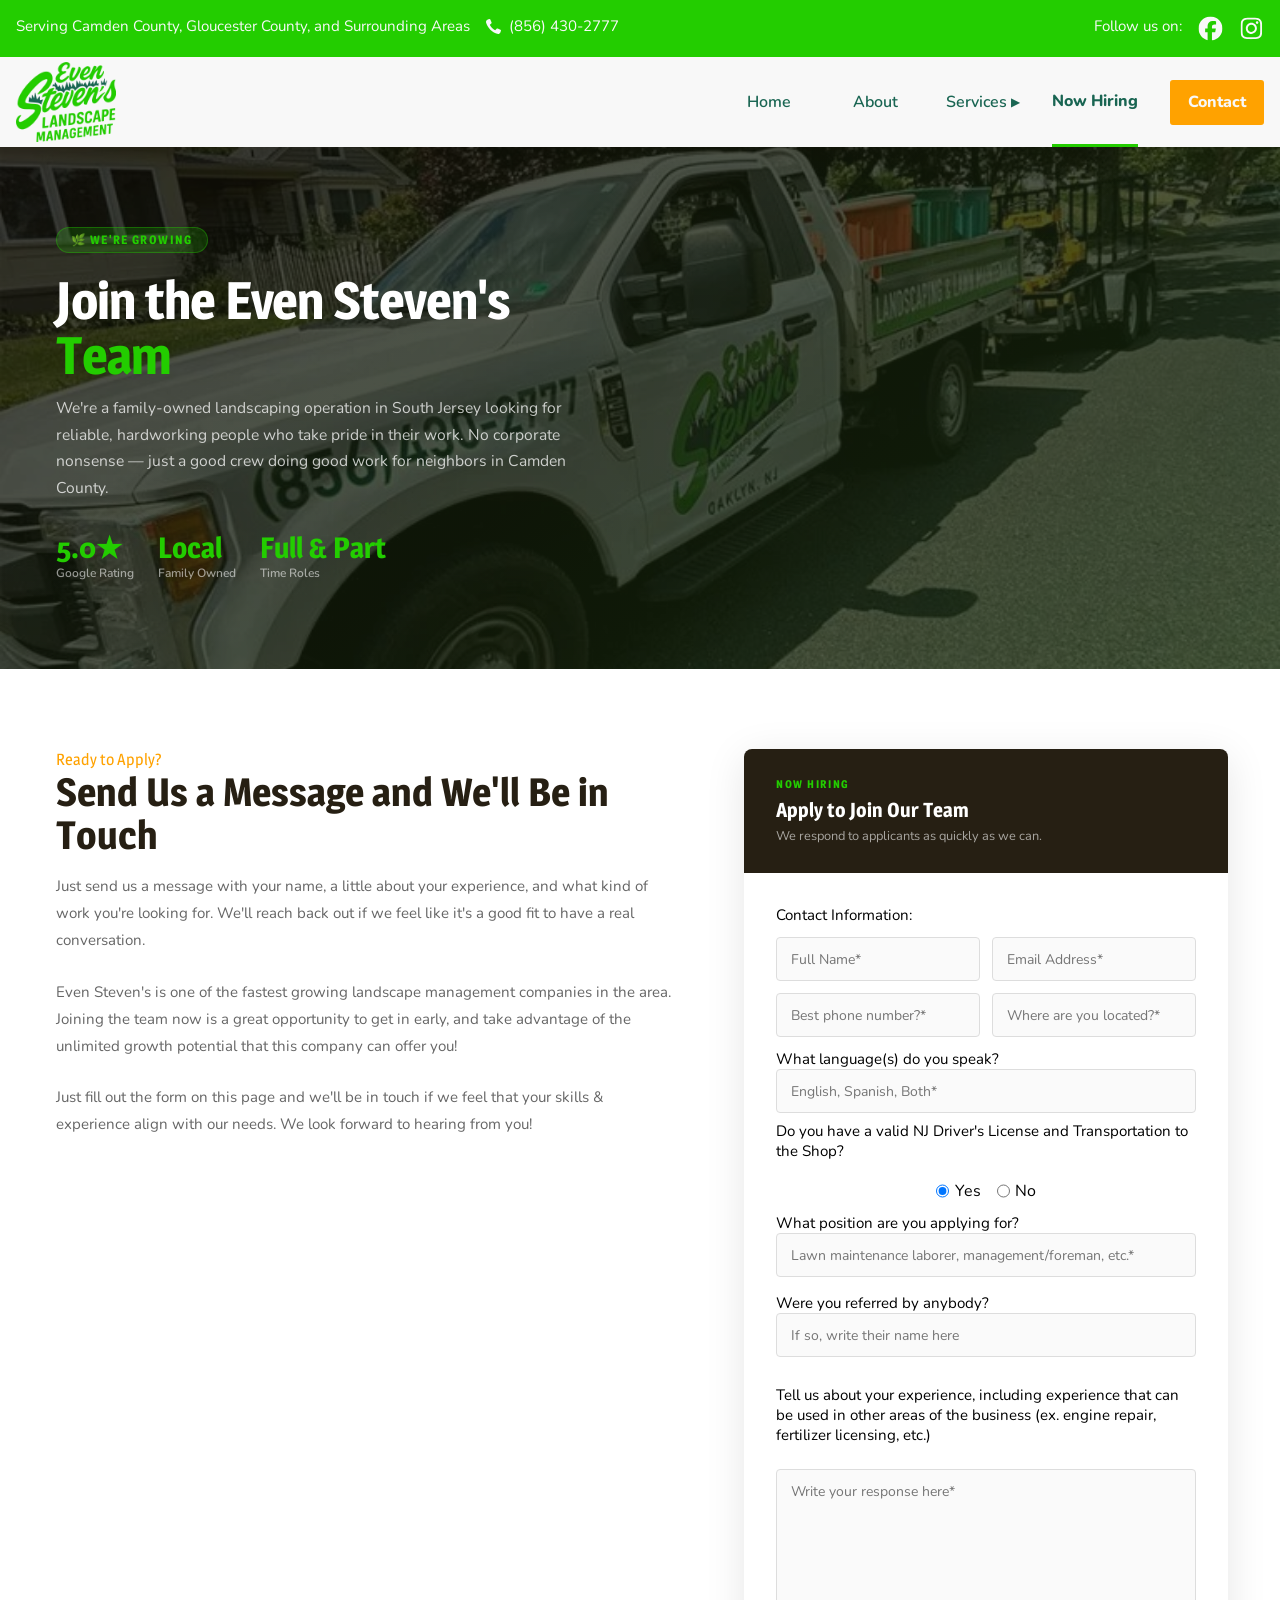
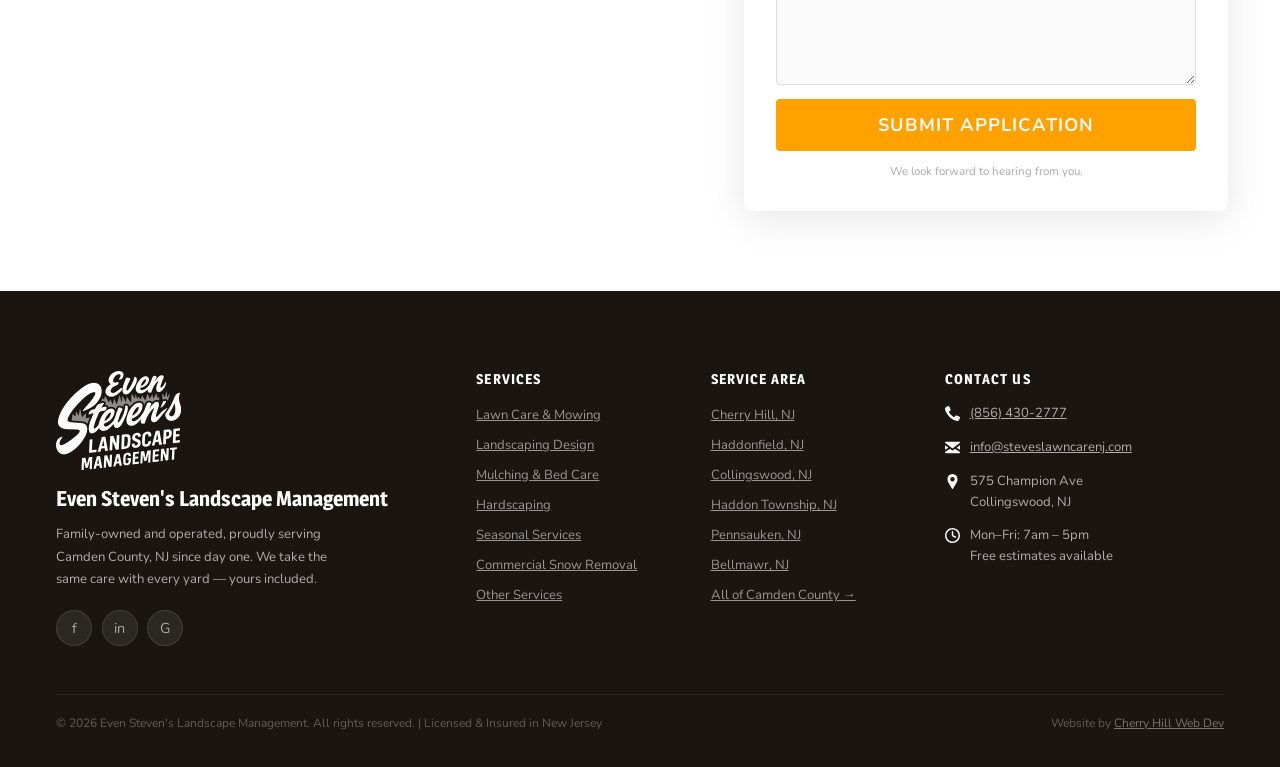
<file: hiring.html>
<!DOCTYPE html>
<html lang="en">
<head>
  <meta charset="UTF-8" />
  <meta name="viewport" content="width=device-width, initial-scale=1.0" />
  <title>Now Hiring | Even Steven's Landscape Management | South Jersey</title>
  <meta name="description" content="Join the Even Steven's Landscape Management team. We're hiring lawn care and landscaping crew members in Cherry Hill and Camden County, NJ. Apply today." />
  <link rel="preconnect" href="https://fonts.googleapis.com" />
  <link rel="preconnect" href="https://fonts.gstatic.com" crossorigin />
  <link rel="stylesheet" href="/css/main.css">
  <link href="https://fonts.googleapis.com/css2?family=Magra:wght@400;700&family=Nunito:wght@300;400;600;700;800&display=swap" rel="stylesheet" />
  <link rel="icon" type="image/x-icon" href="/img/favicon.webp">
  <style>
    /* ── HERO ── */
    .page-hero { background: var(--text-dg); padding: 4rem 0 4.5rem; position: relative; overflow: hidden; }
    .page-hero-bg { position: absolute; inset: 0; z-index: 0; }
    .page-hero-bg img { width: 100%; height: 100%; object-fit: cover; object-position: 50% 50%; opacity: 0.25; }
    .page-hero .content-container { position: relative; z-index: 1; }
    .page-hero h1 { font-family: var(--theme-font); font-size: clamp(2.5rem, 2rem + 1.6vw, 4rem); font-weight: 800; color: #fff; line-height: 1.05; letter-spacing: -0.02em; margin-bottom: 0.75rem; }
    .page-hero h1 em { font-style: normal; color: var(--theme); }
    .page-hero .hero-sub { font-size: clamp(0.9rem, 0.85rem + 0.16vw, 1.05rem); color: rgba(255,255,255,0.75); max-width: 540px; line-height: 1.7; }
    .page-hero-eyebrow { display: inline-flex; align-items: center; gap: 8px; background: rgba(35,205,0,0.18); border: 1px solid rgba(35,205,0,0.35); color: var(--theme); font-family: var(--theme-font); font-size: 0.72rem; font-weight: 700; letter-spacing: 0.12em; text-transform: uppercase; padding: 5px 14px; border-radius: 50px; width: fit-content; margin-bottom: 1.25rem; }
    .hero-stat-row { display: flex; flex-wrap: wrap; gap: 1.5rem; margin-top: 2rem; }
    .hero-stat { display: flex; flex-direction: column; }
    .hero-stat .stat-num { font-family: var(--theme-font); font-size: 1.8rem; font-weight: 700; color: var(--theme); line-height: 1; }
    .hero-stat .stat-label { font-size: 0.75rem; color: rgba(255,255,255,0.55); margin-top: 3px; font-weight: 600; }

    /* ── APPLICATION FORM SECTION ── */
    .apply-section { padding: var(--section-py) 0; background: #fff; }
    .apply-layout { display: grid; grid-template-columns: 1fr 480px; gap: 4rem; align-items: start; }
    .apply-info h2 { font-family: var(--theme-font); font-size: var(--med-head-size); font-weight: 700; color: var(--text-dg); line-height: 1.1; margin-bottom: 1rem; }
    .apply-info p { font-size: var(--body-font-size); color: #666; line-height: 1.8; margin-bottom: 1.5rem; }
    .apply-steps { display: flex; flex-direction: column; gap: 0; position: relative; }
    .apply-steps::before { content: ''; position: absolute; left: 19px; top: 36px; bottom: 36px; width: 2px; background: #e8fce3; z-index: 0; }
    .apply-step { display: flex; align-items: flex-start; gap: 1rem; padding: 1rem 0; position: relative; z-index: 1; }
    .as-num { width: 40px; height: 40px; border-radius: 50%; flex-shrink: 0; background: var(--theme); color: var(--text-dg); font-family: var(--theme-font); font-size: 1rem; font-weight: 700; display: grid; place-items: center; box-shadow: 0 0 0 4px #e8fce3; }
    .as-content h4 { font-family: var(--theme-font); font-size: 0.95rem; font-weight: 700; color: var(--text-dg); margin-bottom: 3px; }
    .as-content p { font-size: 0.82rem; color: #777; line-height: 1.6; }

    /* Form card */
    .contact-form-container { background: #fff; border-radius: var(--radius-md); box-shadow: 0 8px 40px rgba(0,0,0,0.1); overflow: hidden; position: sticky; top: 110px; padding: 0;}
    .form-header { background: var(--text-dg); padding: 1.75rem 2rem; }
    .form-header .fh-label { font-family: var(--theme-font); font-size: 0.7rem; font-weight: 700; letter-spacing: 0.14em; text-transform: uppercase; color: var(--theme); margin-bottom: 0.4rem; }
    .form-header h3 { font-family: var(--theme-font); font-size: 1.25rem; font-weight: 700; color: #fff; margin-bottom: 0.3rem; }
    .form-header p { font-size: 0.8rem; color: rgba(255,255,255,0.6); }
    .contact-container { padding: 2rem; }
    .form-group { display: flex; flex-direction: column; gap: 0.75rem; }
    .form-row { display: grid; grid-template-columns: 1fr 1fr; gap: 0.75rem; }
    .form-row input { height: 44px; outline: none; border: 1.5px solid #ddd; border-radius: var(--radius-sm); padding: 0 0.85rem; font-family: var(--body-font); font-size: 0.875rem; color: var(--text-dg); background: #fafafa; transition: border-color 0.2s; }
    .form-row input:focus { border-color: var(--cta); background: #fff; }
    .email-body textarea { width: 100%; padding: 0.75rem 0.85rem; border-radius: var(--radius-sm); border: 1.5px solid #ddd; outline: none; font-family: var(--body-font); font-size: 0.875rem; color: var(--text-dg); background: #fafafa; resize: vertical; min-height: 130px; transition: border-color 0.2s; }
    .email-body textarea:focus { border-color: var(--cta); background: #fff; }
    .submit-btn { display: flex; align-items: center; justify-content: center; width: 100%; height: 52px; margin-top: 0.5rem; background: var(--cta); color: var(--off-white); font-family: var(--theme-font); font-size: 1rem; font-weight: 700; text-transform: uppercase; letter-spacing: 0.06em; border: none; border-radius: var(--radius-sm); cursor: pointer; position: relative; overflow: hidden; transition: background 0.2s; }
    .submit-btn::before { content: ''; position: absolute; top: 0; left: -100%; width: 100%; height: 100%; background: linear-gradient(90deg, transparent, rgba(255,255,255,0.3), transparent); transition: left 0.5s ease; }
    .submit-btn:hover::before { left: 100%; }
    .submit-btn:hover { background: #e69200; }
    .form-note { font-size: 0.72rem; color: #aaa; text-align: center; margin-top: 0.75rem; }
    .application-q-row input {
        height: 44px; width: 100%; outline: none; border: 1.5px solid #ddd; border-radius: var(--radius-sm); padding: 0 0.85rem; font-family: var(--body-font); font-size: 0.875rem; color: var(--text-dg); background: #fafafa; transition: border-color 0.2s;
    }
    .application-q-row input:focus {
        border-color: var(--cta); background: #fff; 
    }
    .application-q-row label {
        display: block; text-align: center; margin: auto;
    }

    @media (max-width: 960px) {
      .why-work .content-container { grid-template-columns: 1fr; gap: 2.5rem; }
      .apply-layout { grid-template-columns: 1fr; }
      .contact-form-container { position: static; padding: 0rem;}
    }
    @media (max-width: 768px) {
      .positions-grid { grid-template-columns: 1fr; }
      .perks-grid { grid-template-columns: 1fr; }
      .form-row { grid-template-columns: 1fr; }
    }
  </style>
</head>
<body>

  <!-- HEADER -->
        <header>
            <div class="header-top flex between">
                <div class="flex gap-1rm">
                    <p class="white-font">Serving Camden County, Gloucester County, and Surrounding Areas</p>    
                    <a href="tel:856-430-2777" style="text-decoration: none;"><p class="white-font header-top-phn-holder"><span class='img-wrapper header-top-phn'><img class="header-top-phn" src="/img/icons/phone.svg"></span>(856) 430-2777 </p></a>
                </div>
                
                <div class="socials-holder flex center-justify gap-1rm">
                    <p class="white-font">Follow us on:</p>
                    <div class="img-wrapper header-soc-icon">
                        <a target="_blank" href="https://www.facebook.com/profile.php?id=100090442382123"><img src="/img/icons/facebook.svg"></a>
                    </div>
                    <div class="img-wrapper header-soc-icon">
                        <a target="_blank" href="https://www.instagram.com/evenstevenslandscapemgmt/"><img src="/img/icons/instagram.svg"></a>
                    </div>
                </div>
            </div>
            <div class="header">
                <div class="header-left">
                    <div class="img-wrapper logo">
                        <a href="/index.html"><img src="/img/even-stevens-logo-color.webp" alt="Even Steven's Landscape Management Logo" height="" width=""></a>
                    </div>
                </div>
                <div class="header-right flex gap-1rm">
                    <nav class="flex between">
                        <a href="/index.html" class="link large" title="Main page">Home</a>
                        <a href="/about.html" class="link large">About</a>
                        <div class="dropdown">
                            <a class="link large">Services</a>
                            <ul class="dropdown-menu">
                                <li><a href="/services/south-jersey-lawncare-mowing.html">Lawn Care & Mowing</a></li>
                                <li><a href="/services/south-jersey-landscaping.html">Landscaping & Design</a></li>
                                <li><a href="/services/south-jersey-mulching.html">Mulching & Bed Care</a></li>
                                <li><a href="/services/south-jersey-hardscaping.html">Hardscaping</a></li>
                                <li><a href="/services/south-jersey-seasonal.html">Seasonal Services</a></li>
                                <li><a href="/services/south-jersey-commercial-snow-removal.html">Commercial Snow Removal</a></li>
                                <li><a href="/services/south-jersey-other-landscaping-services.html">Other Services</a></li>
                            </ul>
                        </div>
                        <a href="/hiring.html" class="link selected large">Now Hiring</a>
                        <a href="/contact.html" class="header-contact auto-margin large"><span class="h-con-text">Contact</span></a>
                        <button class="hamburger" aria-label="Menu" aria-expanded="false" aria-controls="main-navigation">
                            <span class="hamburger-line"></span>
                            <span class="hamburger-line"></span>
                            <span class="hamburger-line"></span>
                        </button>
                        <div class="mobile-nav">
                            <nav>
                                <ul>
                                    <li>
                                        <a href="/index.html">Home</a>
                                    </li>
                                    <li>
                                        <a href="/about.html">About</a>
                                    </li>
                                    <li class="mobile-dropdown-link">
                                        <a class="mobile-link dropdown-click">Services ▼</a>
                                        <span class="mobile-dropdown">
                                            <ul>
                                                <li>
                                                    <a href="/services/south-jersey-lawncare-mowing.html" class="dropdown-link">Lawn Care & Mowing</a>
                                                </li>
                                                <li>
                                                    <a href="/services/south-jersey-landscaping.html"  class="dropdown-link">Landscaping & Design</a>
                                                </li>
                                                <li>
                                                    <a href="/services/south-jersey-mulching.html"  class="dropdown-link">Mulching & Bed Care</a>
                                                </li>
                                                <li>
                                                    <a href="/services/south-jersey-hardscaping.html"  class="dropdown-link">Hardscaping</a>
                                                </li>
                                                <li>
                                                    <a href="/services/south-jersey-seasonal.html"  class="dropdown-link">Seasonal Services</a>
                                                </li>
                                                <li>
                                                    <a href="/services/south-jersey-commercial-snow-removal.html"  class="dropdown-link">Commercial Snow Removal</a>
                                                </li>
                                                <li>
                                                    <a href="/services/south-jersey-other-landscaping-services.html"  class="dropdown-link">Other Services</a>
                                                </li>
                                            </ul>
                                        </span>
                                    </li>
                                    <li>
                                        <a href="/hiring.html">Now Hiring</a>
                                    </li>
                                    <li>
                                        <a href="/contact.html">Contact</a>
                                    </li>
                                </ul>
                            </nav>
                        </div>
                    </nav>
                </div>
            </div>
        </header>
  <!-- HERO -->
  <section class="page-hero">
    <div class="page-hero-bg">
      <img src="/img/truck.webp" alt="Landscaping crew at work in South Jersey" />
    </div>
    <div class="content-container">
      <div class="page-hero-eyebrow">🌿 We're Growing</div>
      <h1>Join the Even Steven's<br/><em>Team</em></h1>
      <p class="hero-sub">We're a family-owned landscaping operation in South Jersey looking for reliable, hardworking people who take pride in their work. No corporate nonsense — just a good crew doing good work for neighbors in Camden County.</p>
      <div class="hero-stat-row">
        <div class="hero-stat"><span class="stat-num">5.0★</span><span class="stat-label">Google Rating</span></div>
        <div class="hero-stat"><span class="stat-num">Local</span><span class="stat-label">Family Owned</span></div>
        <div class="hero-stat"><span class="stat-num">Full &amp; Part</span><span class="stat-label">Time Roles</span></div>
      </div>
    </div>
  </section>

  <!-- APPLICATION FORM -->
  <section class="apply-section" id="apply">
    <div class="content-container">
      <div class="apply-layout">
        <div class="apply-info">
          <span class="section-label">Ready to Apply?</span>
          <h2>Send Us a Message and We'll Be in Touch</h2>
          <div class="leaf-divider"></div>
          <p>Just send us a message with your name, a little about your experience, and what kind of work you're looking for. We'll reach back out if we feel like it's a good fit to have a real conversation.</p>
          <p>Even Steven's is one of the fastest growing landscape management companies in the area. Joining the team now is a great opportunity to get in early, and take advantage of the unlimited growth potential that this company can offer you!</p>
          <p>Just fill out the form on this page and we'll be in touch if we feel that your skills & experience align with our needs. We look forward to hearing from you! </p>
        </div>

        <!-- FORM -->
        <div class="contact-form-container">
          <div class="form-header">
            <div class="fh-label">Now Hiring</div>
            <h3>Apply to Join Our Team</h3>
            <p>We respond to applicants as quickly as we can.</p>
          </div>
          <div class="contact-container">
            <div class="email-form" id="email-form">
              <form action="https://formsubmit.co/info@steveslawncarenj.com" method="POST">
                <div class="form-group">
                    <p>Contact Information:</p>
                  <div class="form-row">
                    <input type="hidden" name="_subject" id="_subject" value="New Job Application — Even Steven's Website" />
                    <input type="text" name="name" id="name" placeholder="Full Name*" required>
                    <input type="email" name="email" id="email" placeholder="Email Address*" required>
                    <input type="text" name="phone-number" id="phone-number" placeholder="Best phone number?*" required>
                    <input type="text" name="location" id="location" placeholder="Where are you located?*" required>
                  </div>
                  <div class="application-q-row">
                    <p>What language(s) do you speak?</p>
                    <input type="text" name="languages" id="languages" placeholder="English, Spanish, Both*" required>
                    <div>
                        <fieldset style="border: none; outline: none; margin: 0.5rem 0;">
                            <legend><p>Do you have a valid NJ Driver's License and Transportation to the Shop?</p></legend>
                        </fieldset>
                        <div class="flex center-justify center-align gap-1rm">
                            <div style="gap: 0.33rem" class="flex center-justify">
                                <input type="radio" id="transport-yes" name="transportation" value="Yes" checked />
                                <label for="transport-yes">Yes</label>
                            </div>
                            <div style="gap: 0.33rem" class="flex center-justify">
                                <input type="radio" id="transport-no" name="transportation" value="No" />
                                <label for="transport-no">No</label>
                            </div>    
                        </div>
                    </div>
                    <p>What position are you applying for?</p>
                    <input type="text" name="languages" id="languages" placeholder="Lawn maintenance laborer, management/foreman, etc.*" required>
                    <p class="mt-md">Were you referred by anybody?</p>
                    <input type="text" name="languages" id="languages" placeholder="If so, write their name here">
                  </div>
                  <p class="mt-md">Tell us about your experience, including experience that can be used in other areas of the business (ex. engine repair, fertilizer licensing, etc.)</p>
                  <div class="email-body">
                    <textarea placeholder="Write your response here*" name="message" rows="10" required></textarea>
                  </div>
                </div>
                <button class="submit-btn header-contact auto-margin med-scale mt-md" type="submit"><span class="h-con-text">Submit Application</span></button>
                <p class="form-note">We look forward to hearing from you.</p>
              </form>
            </div>
          </div>
        </div>

      </div>
    </div>
  </section>

  <!-- FOOTER -->
        <footer>
            <div class="content-container">
            <div class="footer-grid">
                <div class="footer-brand">
                    <div class="footer-logo img-wrapper" style="max-width: 125px; margin-bottom: 1rem;">
                        <img src="/img/even-stevens-logo-white.webp">
                    </div>
                    <div class="footer-logo-name">Even Steven's Landscape Management</div>
                    <p>Family-owned and operated, proudly serving Camden County, NJ since day one. We take the same care with every yard — yours included.</p>
                    <div class="footer-social">
                        <a target="_blank" href="https://www.facebook.com/profile.php?id=100090442382123" class="soc-btn"  style="text-decoration: none;" aria-label="Facebook">f</a>
                        <a target="_blank" href="https://www.instagram.com/evenstevenslandscapemgmt/" class="soc-btn" style="text-decoration: none;" aria-label="Instagram">in</a>
                        <a target="_blank" href="https://share.google/vdDoGLUcUjtM50Yem" class="soc-btn" style="text-decoration: none;" aria-label="Google">G</a>
                    </div>
                </div>

                <!-- Services -->
                <div class="footer-col">
                <h4>Services</h4>
                <ul>
                    <li><a href="/services/south-jersey-lawncare-mowing.html">Lawn Care &amp; Mowing</a></li>
                    <li><a href="/services/south-jersey-landscaping.html">Landscaping Design</a></li>
                    <li><a href="/services/south-jersey-mulching.html">Mulching &amp; Bed Care</a></li>
                    <li><a href="/services/south-jersey-hardscaping.html">Hardscaping</a></li>
                    <li><a href="/services/south-jersey-seasonal.html">Seasonal Services</a></li>
                    <li><a href="/services/south-jersey-commercial-snow-removal.html">Commercial Snow Removal</a></li>
                    <li><a href="/services/south-jersey-other-landscaping-services.html">Other Services</a></li>
                </ul>
                </div>

                <!-- Areas -->
                <div class="footer-col">
                <h4>Service Area</h4>
                <ul>
                    <li><a href="#">Cherry Hill, NJ</a></li>
                    <li><a href="#">Haddonfield, NJ</a></li>
                    <li><a href="#">Collingswood, NJ</a></li>
                    <li><a href="#">Haddon Township, NJ</a></li>
                    <li><a href="#">Pennsauken, NJ</a></li>
                    <li><a href="#">Bellmawr, NJ</a></li>
                    <li><a href="#">All of Camden County →</a></li>
                </ul>
                </div>

                <!-- Contact -->
                <div class="footer-col">
                <h4>Contact Us</h4>
                <div class="footer-contact-item">
                    <span class="img-wrapper" style="margin-top: 3px;"><img src="/img/icons/phone.svg" style="max-width: 15px;"></span>
                    <div class="fc-text"><a href="tel:8564302777">(856) 430-2777 </a></div>
                </div>
                <div class="footer-contact-item">
                    <span class="img-wrapper" style="margin-top: 3px;"><img src="/img/icons/email.svg" style="max-width: 15px;"></span>
                    <div class="fc-text"><a href="mailto:info@steveslawncarenj.com">info@steveslawncarenj.com</a></div>
                </div>
                <div class="footer-contact-item">
                    <span class="img-wrapper" style="margin-top: 3px;"><img src="/img/icons/map.svg" style="max-width: 15px;"></span>
                    <div class="fc-text">575 Champion Ave<br/>Collingswood, NJ</div>
                </div>
                <div class="footer-contact-item">
                    <span class="img-wrapper" style="margin-top: 3px;"><img src="/img/icons/clock.svg" style="max-width: 15px;"></span>
                    <div class="fc-text">Mon–Fri: 7am – 5pm<br/>Free estimates available</div>
                </div>
                </div>

            </div>

            <!-- Bottom bar -->
            <div class="footer-bottom">
                <p>© 2026 Even Steven's Landscape Management. All rights reserved. | Licensed &amp; Insured in New Jersey</p>
                <p>Website by <a href="https://cherryhillwebdev.com">Cherry Hill Web Dev</a></p>
            </div>
            </div>
        </footer>
<script src="/js/script.js"></script>
</body>
</html>
</file>
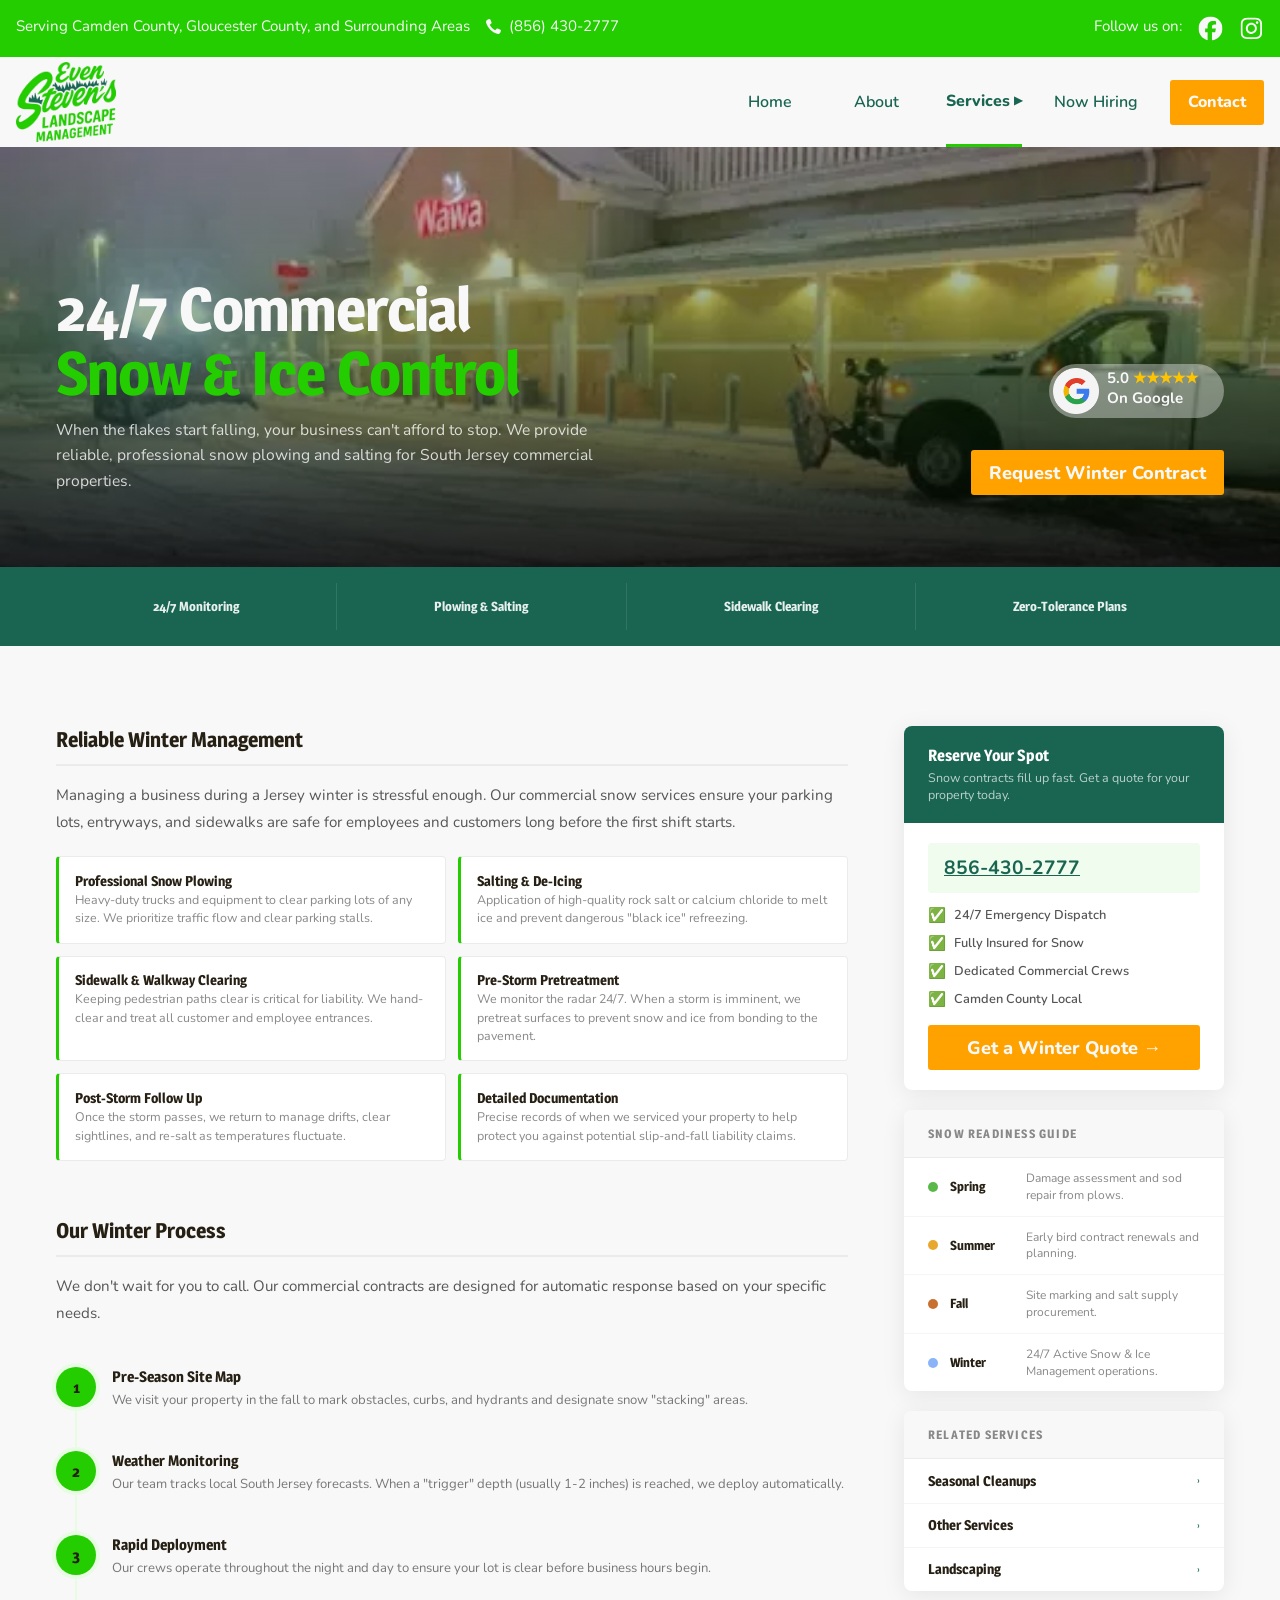
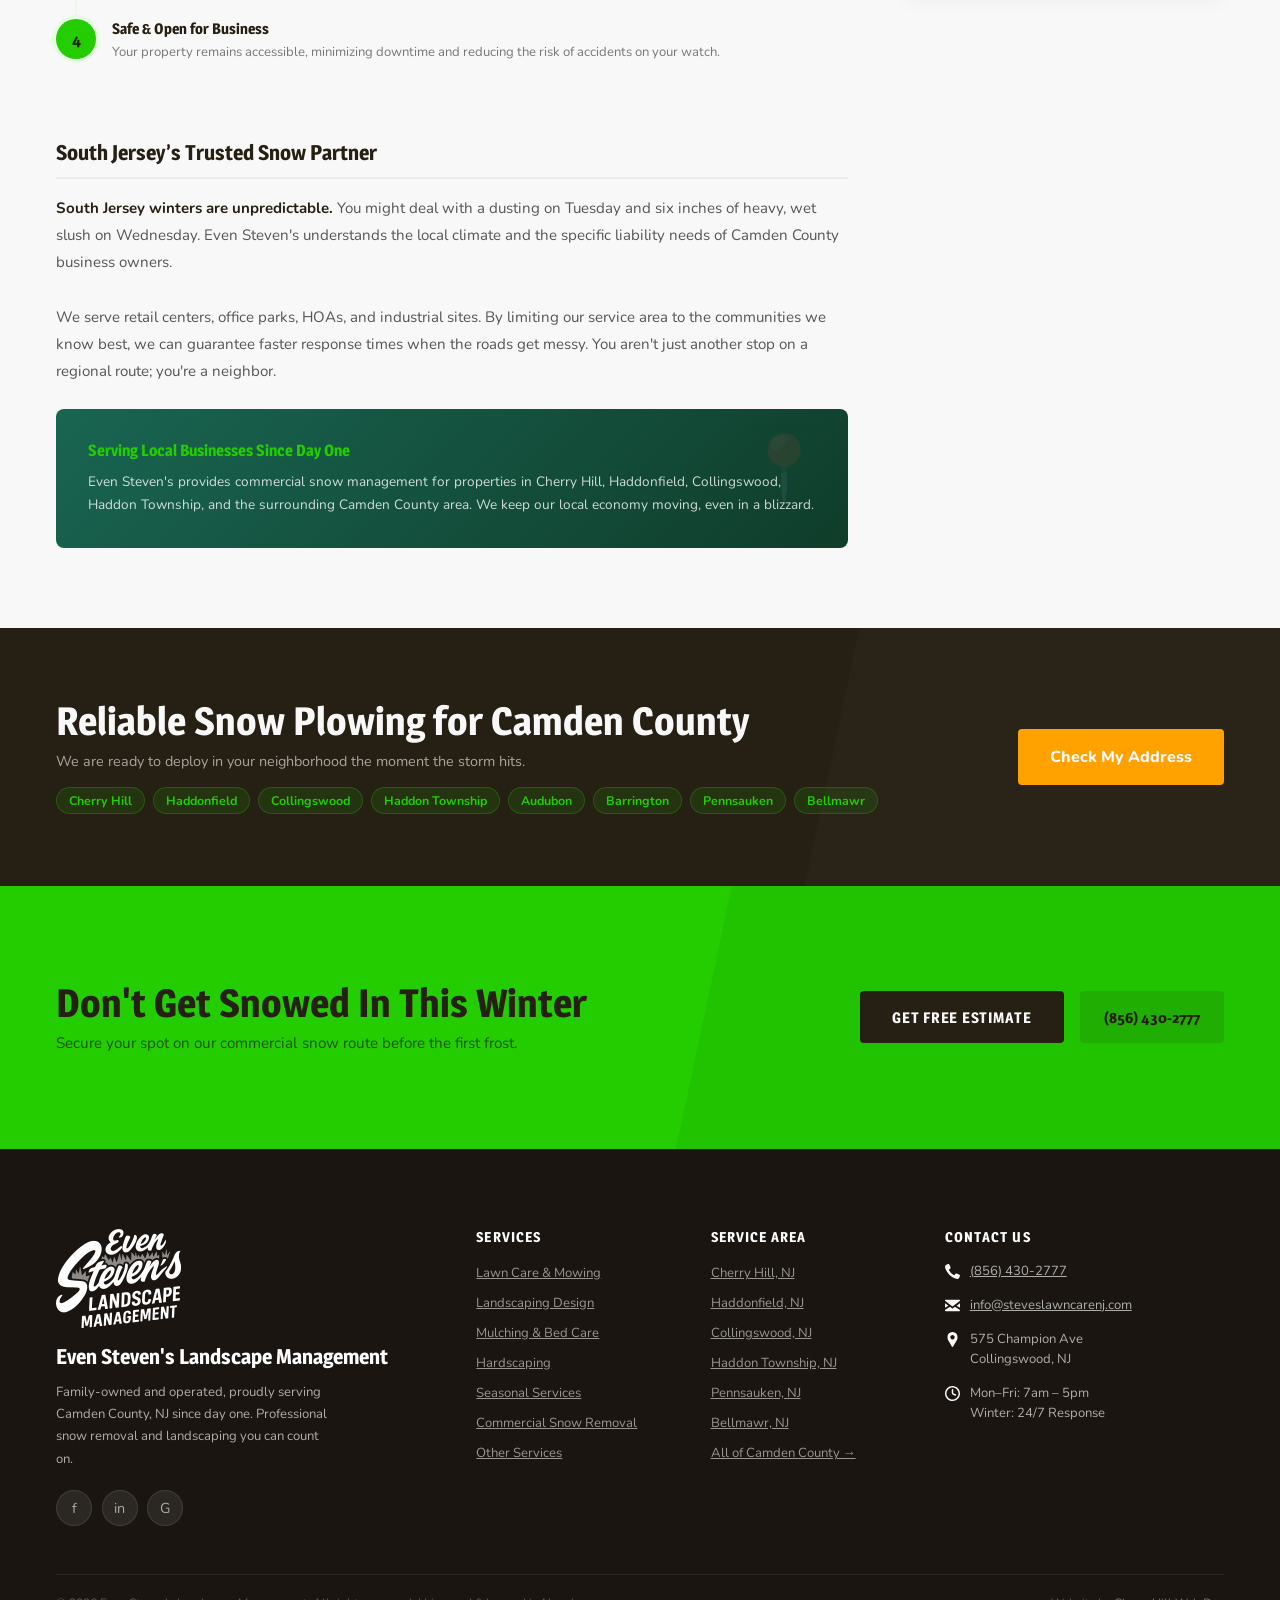
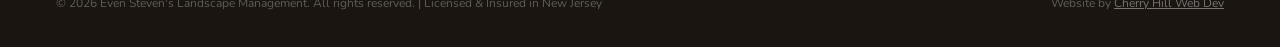
<file: services/south-jersey-commercial-snow-removal.html>
<!DOCTYPE html>
<html lang="en">
<head>
  <meta charset="UTF-8" />
  <meta name="viewport" content="width=device-width, initial-scale=1.0" />
  <meta name="description" content="Reliable commercial snow removal, plowing, and de-icing in Cherry Hill, Haddonfield & Camden County, NJ. Keep your business open and safe all winter. 24/7 emergency response.">
  <title>Commercial Snow Removal & Ice Management South Jersey | Even Steven's</title>
  <link rel="preconnect" href="https://fonts.googleapis.com" />
  <link rel="preconnect" href="https://fonts.gstatic.com" crossorigin />
  <link rel="stylesheet" href="/css/main.css">
  <link href="https://fonts.googleapis.com/css2?family=Magra:wght@400;700&family=Nunito:wght@300;400;600;700;800&display=swap" rel="stylesheet" />
  <link rel="icon" type="image/x-icon" href="/img/favicon.webp">
</head>
<body>
 
  <header>
        <div class="header-top flex between">
            <div class="flex gap-1rm">
                <p class="white-font">Serving Camden County, Gloucester County, and Surrounding Areas</p>    
                <a href="tel:856-430-2777" style="text-decoration: none;"><p class="white-font header-top-phn-holder"><span class='img-wrapper header-top-phn'><img class="header-top-phn" src="/img/icons/phone.svg"></span>(856) 430-2777 </p></a>
            </div>
            
            <div class="socials-holder flex center-justify gap-1rm">
                <p class="white-font">Follow us on:</p>
                <div class="img-wrapper header-soc-icon">
                    <a target="_blank" href="https://www.facebook.com/profile.php?id=100090442382123"><img src="/img/icons/facebook.svg"></a>
                </div>
                <div class="img-wrapper header-soc-icon">
                    <a target="_blank" href="https://www.instagram.com/evenstevenslandscapemgmt/"><img src="/img/icons/instagram.svg"></a>
                </div>
            </div>
        </div>
        <div class="header">
            <div class="header-left">
                <div class="img-wrapper logo">
                    <a href="/index.html"><img src="/img/even-stevens-logo-color.webp" alt="Even Steven's Landscape Management Logo"></a>
                </div>
            </div>
            <div class="header-right flex gap-1rm">
                <nav class="flex between">
                    <a href="/index.html" class="link large" title="Main page">Home</a>
                    <a href="/about.html" class="link large">About</a>
                    <div class="dropdown">
                        <a class="link large selected">Services</a>
                        <ul class="dropdown-menu">
                            <li><a href="/services/south-jersey-lawncare-mowing.html">Lawn Care & Mowing</a></li>
                            <li><a href="/services/south-jersey-landscaping.html">Landscaping & Design</a></li>
                            <li><a href="/services/south-jersey-mulching.html">Mulching & Bed Care</a></li>
                            <li><a href="/services/south-jersey-hardscaping.html">Hardscaping</a></li>
                            <li><a href="/services/south-jersey-seasonal.html">Seasonal Services</a></li>
                            <li><a href="/services/south-jersey-commercial-snow-removal.html">Commercial Snow Removal</a></li>
                            <li><a href="/services/south-jersey-other-landscaping-services.html">Other Services</a></li>
                        </ul>
                    </div>
                    <a href="/hiring.html" class="link large">Now Hiring</a>
                    <a href="#contact" class="header-contact auto-margin large"><span class="h-con-text">Contact</span></a>
                    <button class="hamburger" aria-label="Menu" aria-expanded="false" aria-controls="main-navigation">
                        <span class="hamburger-line"></span>
                        <span class="hamburger-line"></span>
                        <span class="hamburger-line"></span>
                    </button>
                    <div class="mobile-nav">
                        <nav>
                            <ul>
                                <li><a href="/index.html">Home</a></li>
                                <li><a href="/about.html">About</a></li>
                                <li class="mobile-dropdown-link">
                                    <a class="mobile-link dropdown-click">Services ▼</a>
                                    <span class="mobile-dropdown">
                                        <ul>
                                            <li><a href="/services/south-jersey-lawncare-mowing.html" class="dropdown-link">Lawn Care & Mowing</a></li>
                                            <li><a href="/services/south-jersey-landscaping.html" class="dropdown-link">Landscaping & Design</a></li>
                                            <li><a href="/services/south-jersey-mulching.html" class="dropdown-link">Mulching & Bed Care</a></li>
                                            <li><a href="/services/south-jersey-hardscaping.html" class="dropdown-link">Hardscaping</a></li>
                                            <li><a href="/services/south-jersey-seasonal.html" class="dropdown-link">Seasonal Services</a></li>
                                            <li><a href="/services/south-jersey-commercial-snow-removal.html" class="dropdown-link">Commercial Snow Removal</a></li>
                                            <li><a href="/services/south-jersey-other-landscaping-services.html" class="dropdown-link">Other Services</a></li>
                                        </ul>
                                    </span>
                                </li>
                                <li><a href="/hiring.html">Now Hiring</a></li>
                                <li><a href="/contact.html">Contact</a></li>
                            </ul>
                        </nav>
                    </div>
                </nav>
            </div>
        </div>
    </header>
 
    <section class="service-hero" id="serviceHero">
          <div class="service-hero-bg">
              <img src="/img/index/service-cards/seasonal.webp" style="object-position: 50% 40%;" alt="Commercial Snow Plowing and Salting in South Jersey"/>
              </div>
              <div class="service-hero-content">
              <div class="content-container">
                  <div class="hero-left service-hero-left">
                  <h1>24/7 Commercial<br/><em>Snow &amp; Ice Control</em></h1>
                  <p class="service-hero-tagline">When the flakes start falling, your business can't afford to stop. We provide reliable, professional snow plowing and salting for South Jersey commercial properties.</p>
                  </div>
                  <div class="service-hero-right">
                  <div class="google-chip grid">
                      <div class="g-chip-img img-wrapper">
                          <img src="/img/icons/google.png">
                      </div>
                      <div class="g-chip-text">
                          <p class="white-font bold">5.0 <span style="color:rgb(255, 196, 0)"> ★★★★★</span></p>
                          <p class="white-font bold">On Google</p>
                      </div>
                  </div>
                  <a href="/contact.html" class="header-contact med-scale mt-md" style="max-width: 300px;"><span class="h-con-text">Request Winter Contract</span></a>
                  </div>
              </div>
          </div>
    </section>

    <div class="include-bar" id="includeBar">
      <div class="content-container">
          <div class="include-item">
              <span class="inc-text auto-margin">24/7 Monitoring</span>
          </div>
          <div class="include-item">
              <span class="inc-text auto-margin">Plowing & Salting</span>
          </div>
          <div class="include-item">
              <span class="inc-text auto-margin">Sidewalk Clearing</span>
          </div>
          <div class="include-item">
              <span class="inc-text auto-margin">Zero-Tolerance Plans</span>
          </div>
          </div>
    </div>

    <div class="service-body">
        <div class="content-container">
            <div class="service-layout">
                <main class="service-main" id="serviceMain">
                    <div class="service-section">
                        <h2>Reliable Winter Management</h2>
                        <p>Managing a business during a Jersey winter is stressful enough. Our commercial snow services ensure your parking lots, entryways, and sidewalks are safe for employees and customers long before the first shift starts.</p>
                        <div class="included-grid">
                            <div class="included-item">
                                <div class="ii-text">
                                    <h4>Professional Snow Plowing</h4>
                                    <p>Heavy-duty trucks and equipment to clear parking lots of any size. We prioritize traffic flow and clear parking stalls.</p>
                                </div>
                            </div>
                            <div class="included-item">
                                <div class="ii-text">
                                    <h4>Salting & De-Icing</h4>
                                    <p>Application of high-quality rock salt or calcium chloride to melt ice and prevent dangerous "black ice" refreezing.</p>
                                </div>
                            </div>
                            <div class="included-item">
                                <div class="ii-text">
                                    <h4>Sidewalk & Walkway Clearing</h4>
                                    <p>Keeping pedestrian paths clear is critical for liability. We hand-clear and treat all customer and employee entrances.</p>
                                </div>
                            </div>
                            <div class="included-item">
                                <div class="ii-text">
                                    <h4>Pre-Storm Pretreatment</h4>
                                    <p>We monitor the radar 24/7. When a storm is imminent, we pretreat surfaces to prevent snow and ice from bonding to the pavement.</p>
                                </div>
                            </div>
                            <div class="included-item">
                                <div class="ii-text">
                                    <h4>Post-Storm Follow Up</h4>
                                    <p>Once the storm passes, we return to manage drifts, clear sightlines, and re-salt as temperatures fluctuate.</p>
                                </div>
                            </div>
                            <div class="included-item">
                                <div class="ii-text">
                                    <h4>Detailed Documentation</h4>
                                    <p>Precise records of when we serviced your property to help protect you against potential slip-and-fall liability claims.</p>
                                </div>
                            </div>
                        </div>
                    </div>
            
                    <div class="service-section">
                        <h2>Our Winter Process</h2>
                        <p>We don't wait for you to call. Our commercial contracts are designed for automatic response based on your specific needs.</p>
                        <div class="process-steps">
                            <div class="process-step">
                                <div class="step-num">1</div>
                                <div class="step-content">
                                    <h4>Pre-Season Site Map</h4>
                                    <p>We visit your property in the fall to mark obstacles, curbs, and hydrants and designate snow "stacking" areas.</p>
                                </div>
                            </div>
                            <div class="process-step">
                                <div class="step-num">2</div>
                                <div class="step-content">
                                    <h4>Weather Monitoring</h4>
                                    <p>Our team tracks local South Jersey forecasts. When a "trigger" depth (usually 1-2 inches) is reached, we deploy automatically.</p>
                                </div>
                            </div>
                            <div class="process-step">
                                <div class="step-num">3</div>
                                <div class="step-content">
                                    <h4>Rapid Deployment</h4>
                                    <p>Our crews operate throughout the night and day to ensure your lot is clear before business hours begin.</p>
                                </div>
                            </div>
                            <div class="process-step">
                                <div class="step-num">4</div>
                                <div class="step-content">
                                    <h4>Safe & Open for Business</h4>
                                    <p>Your property remains accessible, minimizing downtime and reducing the risk of accidents on your watch.</p>
                                </div>
                            </div>
                        </div>
                    </div>
            
                    <div class="service-section">
                        <h2>South Jersey’s Trusted Snow Partner</h2>
                        <p><strong>South Jersey winters are unpredictable.</strong> You might deal with a dusting on Tuesday and six inches of heavy, wet slush on Wednesday. Even Steven's understands the local climate and the specific liability needs of Camden County business owners.<br/><br/>We serve retail centers, office parks, HOAs, and industrial sites. By limiting our service area to the communities we know best, we can guarantee faster response times when the roads get messy. You aren't just another stop on a regional route; you're a neighbor.</p>
                        <div class="local-callout">
                            <h4>Serving Local Businesses Since Day One</h4>
                            <p>Even Steven's provides commercial snow management for properties in Cherry Hill, Haddonfield, Collingswood, Haddon Township, and the surrounding Camden County area. We keep our local economy moving, even in a blizzard.</p>
                        </div>
                    </div>
                </main>
                <aside class="service-sidebar" id="serviceSidebar">
                    <div class="sidebar-card">
                        <div class="sc-header">
                        <h3>Reserve Your Spot</h3>
                        <p>Snow contracts fill up fast. Get a quote for your property today.</p>
                        </div>
                        <div class="sc-body">
                        <div class="sc-phone"><a href="tel:8564302777" style="color:inherit;">856-430-2777</a></div>
                        <div class="sc-features">
                            <div class="sc-feature"><span class="check">✅</span> 24/7 Emergency Dispatch</div>
                            <div class="sc-feature"><span class="check">✅</span> Fully Insured for Snow</div>
                            <div class="sc-feature"><span class="check">✅</span> Dedicated Commercial Crews</div>
                            <div class="sc-feature"><span class="check">✅</span> Camden County Local</div>
                        </div>
                        <a href="/contact.html" class="header-contact med-scale mt-md" style="max-width: 300px;"><span class="h-con-text">Get a Winter Quote →</span></a>
                        </div>
                    </div>
                
                    <div class="season-card">
                        <div class="season-title">Snow Readiness Guide</div>
                        <div class="season-rows">
                            <div class="season-row">
                                <div class="season-dot" style="background:#5ab84b"></div>
                                <div class="season-name">Spring</div>
                                <div class="season-note">Damage assessment and sod repair from plows.</div>
                            </div>
                            <div class="season-row">
                                <div class="season-dot" style="background:#e8a830"></div>
                                <div class="season-name">Summer</div>
                                <div class="season-note">Early bird contract renewals and planning.</div>
                            </div>
                            <div class="season-row">
                                <div class="season-dot" style="background:#c87030"></div>
                                <div class="season-name">Fall</div>
                                <div class="season-note">Site marking and salt supply procurement.</div>
                            </div>
                            <div class="season-row">
                                <div class="season-dot" style="background:#8ab4f8"></div>
                                <div class="season-name">Winter</div>
                                <div class="season-note">24/7 Active Snow & Ice Management operations.</div>
                            </div>
                        </div>
                    </div>
                
                    <div class="sidebar-card">
                        <div class="season-title" style="padding:1rem 1.5rem;">Related Services</div>
                        <a href="/services/south-jersey-seasonal.html" class="related-svc" style="text-decoration: none;">
                            <span class="rs-name">Seasonal Cleanups</span>
                            <span class="rs-arrow">›</span>
                        </a>
                        <a href="/services/south-jersey-other-landscaping-services.html" class="related-svc" style="text-decoration: none;">
                            <span class="rs-name">Other Services</span>
                            <span class="rs-arrow">›</span>
                        </a>
                        <a href="/services/south-jersey-landscaping.html" class="related-svc" style="text-decoration: none;">
                            <span class="rs-name">Landscaping</span>
                            <span class="rs-arrow">›</span>
                        </a>
                    </div>
                </aside>
            </div>
        </div>
    </div>
    <section class="area-banner">
      <div class="content-container">
        <div class="area-banner-text">
          <h2 class="white-font">Reliable Snow Plowing for Camden County</h2>
          <p>We are ready to deploy in your neighborhood the moment the storm hits.</p>
          <div class="area-tags">
            <span class="area-tag">Cherry Hill</span>
            <span class="area-tag">Haddonfield</span>
            <span class="area-tag">Collingswood</span>
            <span class="area-tag">Haddon Township</span>
            <span class="area-tag">Audubon</span>
            <span class="area-tag">Barrington</span>
            <span class="area-tag">Pennsauken</span>
            <span class="area-tag">Bellmawr</span>
          </div>
        </div>
        <a href="index.html#contact" class="cta-btn cta-btn-lg">Check My Address</a>
      </div>
    </section>
    <section class="cta-banner">
        <div class="content-container">
        <div class="cta-banner-text">
            <h2>Don't Get Snowed In This Winter</h2>
            <p>Secure your spot on our commercial snow route before the first frost.</p>
        </div>
        <div class="cta-banner-actions">
            <a href="#contact" class="cta-btn-dark">Get Free Estimate</a>
            <a href="tel:8564302777" class="cta-phone-link">(856) 430-2777</a>
        </div>
        </div>
    </section>
    <footer>
        <div class="content-container">
        <div class="footer-grid">
            <div class="footer-brand">
                <div class="footer-logo img-wrapper" style="max-width: 125px; margin-bottom: 1rem;">
                    <img src="/img/even-stevens-logo-white.webp">
                </div>
                <div class="footer-logo-name">Even Steven's Landscape Management</div>
                <p>Family-owned and operated, proudly serving Camden County, NJ since day one. Professional snow removal and landscaping you can count on.</p>
                <div class="footer-social">
                    <a target="_blank" href="https://www.facebook.com/profile.php?id=100090442382123" class="soc-btn"  style="text-decoration: none;" aria-label="Facebook">f</a>
                    <a target="_blank" href="https://www.instagram.com/evenstevenslandscapemgmt/" class="soc-btn" style="text-decoration: none;" aria-label="Instagram">in</a>
                    <a target="_blank" href="https://share.google/vdDoGLUcUjtM50Yem" class="soc-btn" style="text-decoration: none;" aria-label="Google">G</a>
                </div>
            </div>

            <div class="footer-col">
            <h4>Services</h4>
            <ul>
                <li><a href="/services/south-jersey-lawncare-mowing.html">Lawn Care &amp; Mowing</a></li>
                <li><a href="/services/south-jersey-landscaping.html">Landscaping Design</a></li>
                <li><a href="/services/south-jersey-mulching.html">Mulching &amp; Bed Care</a></li>
                <li><a href="/services/south-jersey-hardscaping.html">Hardscaping</a></li>
                <li><a href="/services/south-jersey-seasonal.html">Seasonal Services</a></li>
                <li><a href="/services/south-jersey-commercial-snow-removal.html">Commercial Snow Removal</a></li>
                <li><a href="/services/south-jersey-other-landscaping-services.html">Other Services</a></li>
            </ul>
            </div>

            <div class="footer-col">
            <h4>Service Area</h4>
            <ul>
                <li><a href="#">Cherry Hill, NJ</a></li>
                <li><a href="#">Haddonfield, NJ</a></li>
                <li><a href="#">Collingswood, NJ</a></li>
                <li><a href="#">Haddon Township, NJ</a></li>
                <li><a href="#">Pennsauken, NJ</a></li>
                <li><a href="#">Bellmawr, NJ</a></li>
                <li><a href="#">All of Camden County →</a></li>
            </ul>
            </div>

            <div class="footer-col">
            <h4>Contact Us</h4>
            <div class="footer-contact-item">
                <span class="img-wrapper" style="margin-top: 3px;"><img src="/img/icons/phone.svg" style="max-width: 15px;"></span>
                <div class="fc-text"><a href="tel:8564302777">(856) 430-2777 </a></div>
            </div>
            <div class="footer-contact-item">
                <span class="img-wrapper" style="margin-top: 3px;"><img src="/img/icons/email.svg" style="max-width: 15px;"></span>
                <div class="fc-text"><a href="mailto:info@steveslawncarenj.com">info@steveslawncarenj.com</a></div>
            </div>
            <div class="footer-contact-item">
                <span class="img-wrapper" style="margin-top: 3px;"><img src="/img/icons/map.svg" style="max-width: 15px;"></span>
                <div class="fc-text">575 Champion Ave<br/>Collingswood, NJ</div>
            </div>
            <div class="footer-contact-item">
                <span class="img-wrapper" style="margin-top: 3px;"><img src="/img/icons/clock.svg" style="max-width: 15px;"></span>
                <div class="fc-text">Mon–Fri: 7am – 5pm<br/>Winter: 24/7 Response</div>
            </div>
            </div>

        </div>

        <div class="footer-bottom">
            <p>© 2026 Even Steven's Landscape Management. All rights reserved. | Licensed &amp; Insured in New Jersey</p>
            <p>Website by <a href="https://cherryhillwebdev.com">Cherry Hill Web Dev</a></p>
        </div>
        </div>
    </footer>
  <script src="/js/script.js"></script>
</body>
</html>
</file>
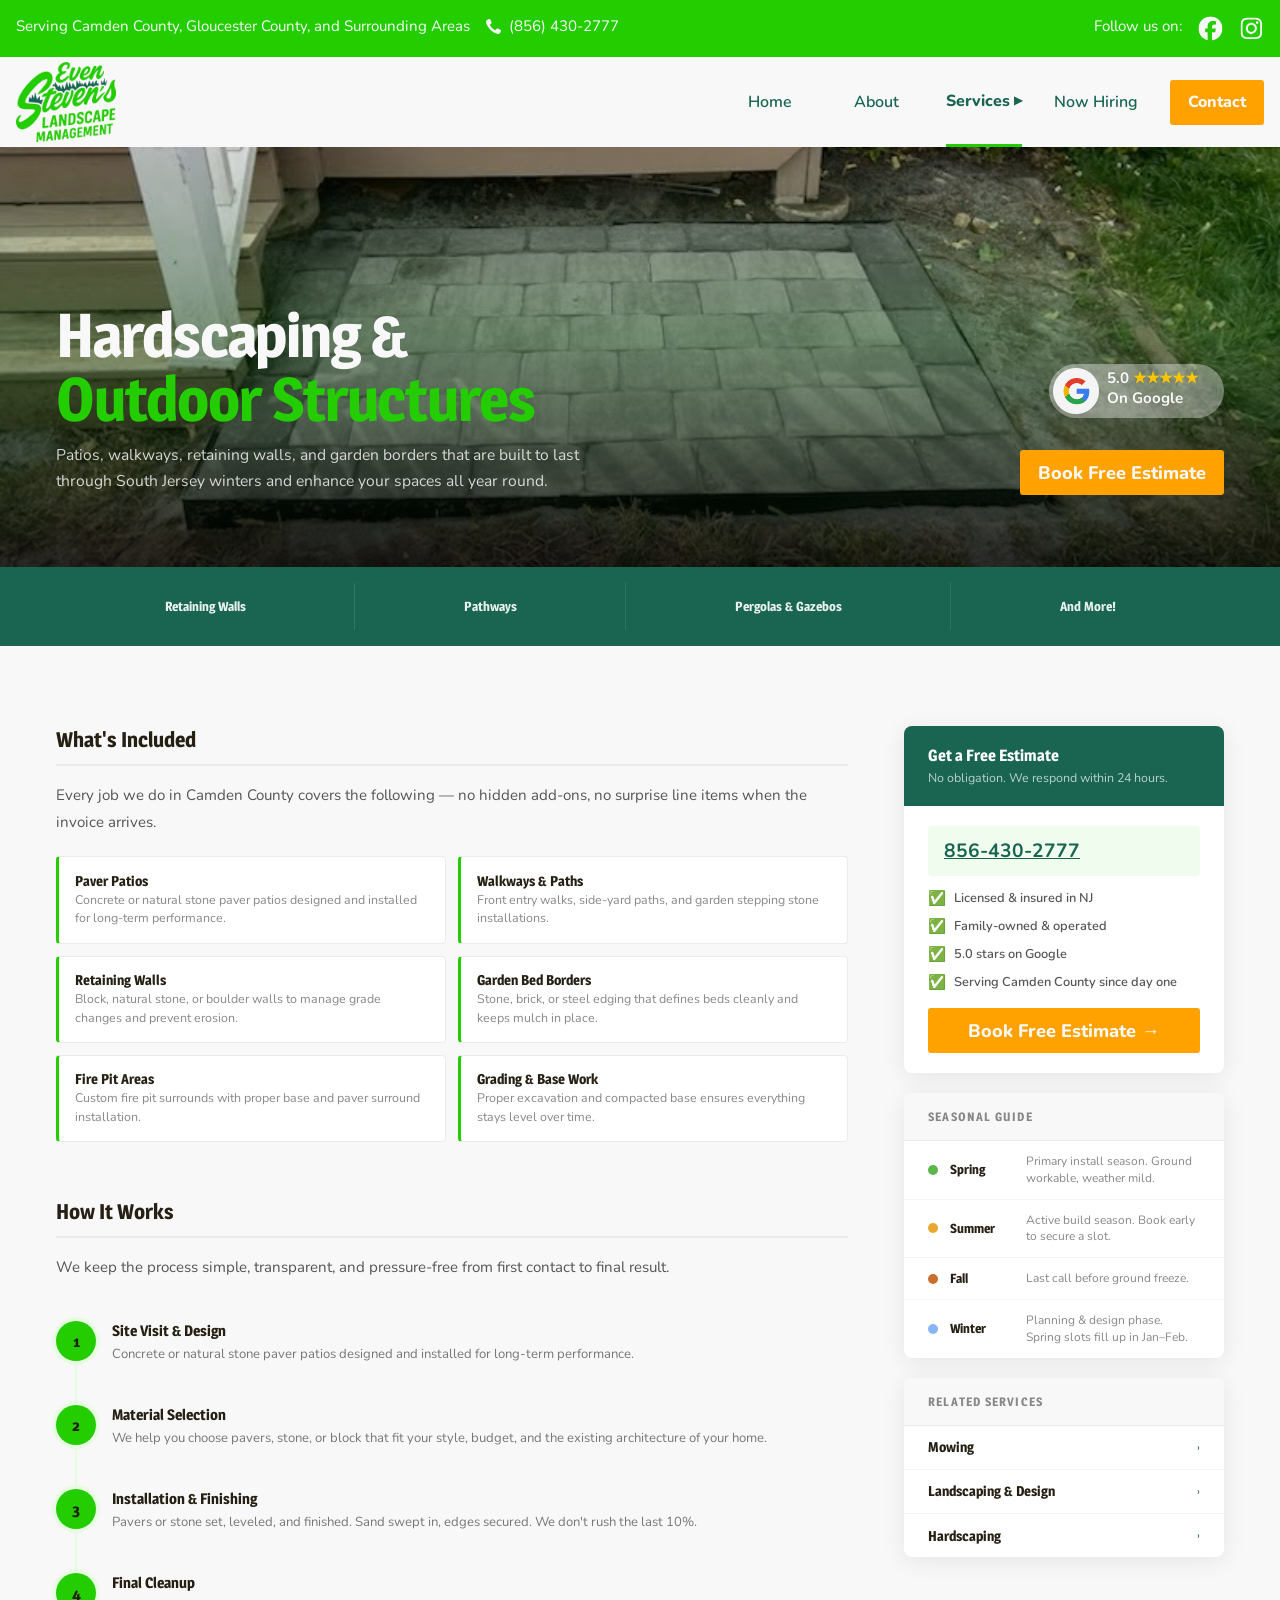
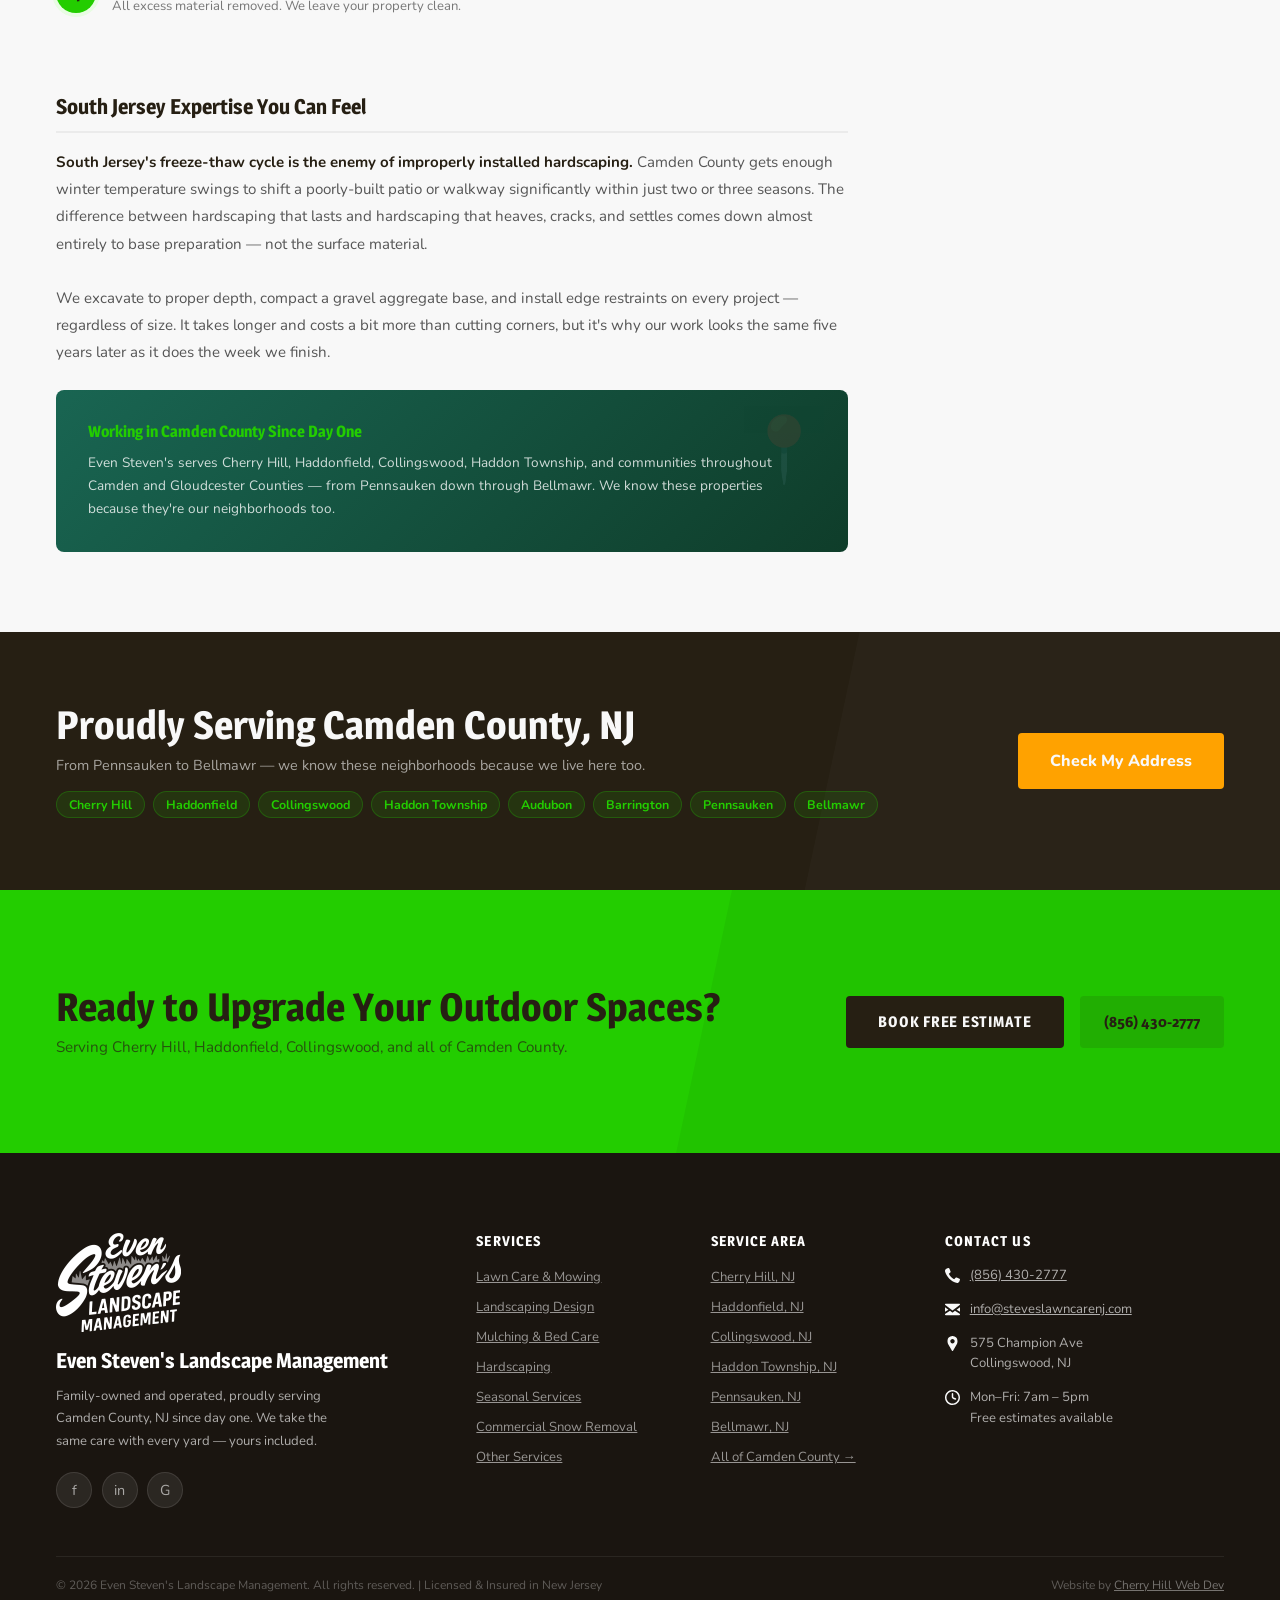
<file: services/south-jersey-hardscaping.html>
<!DOCTYPE html>
<html lang="en">
<head>
  <meta charset="UTF-8" />
  <meta name="viewport" content="width=device-width, initial-scale=1.0" />
  <meta name="description" content="Level up your outdoor living. We build durable, stunning paver patios and stone walkways designed to last a lifetime. Get a free quote!">
  <title>Hardscaping Services in Cherry Hill, NJ | Even Steven's</title>
  <link rel="preconnect" href="https://fonts.googleapis.com" />
  <link rel="preconnect" href="https://fonts.gstatic.com" crossorigin />
  <link rel="stylesheet" href="/css/main.css">
  <link href="https://fonts.googleapis.com/css2?family=Magra:wght@400;700&family=Nunito:wght@300;400;600;700;800&display=swap" rel="stylesheet" />
  <link rel="icon" type="image/x-icon" href="/img/favicon.webp">
</head>
<body>
 
  <!-- ═══════════════════ HEADER ═══════════════════ -->
    <header>
        <div class="header-top flex between">
            <div class="flex gap-1rm">
                <p class="white-font">Serving Camden County, Gloucester County, and Surrounding Areas</p>    
                <a href="tel:856-430-2777" style="text-decoration: none;"><p class="white-font header-top-phn-holder"><span class='img-wrapper header-top-phn'><img class="header-top-phn" src="/img/icons/phone.svg"></span>(856) 430-2777 </p></a>
            </div>
            
            <div class="socials-holder flex center-justify gap-1rm">
                <p class="white-font">Follow us on:</p>
                <div class="img-wrapper header-soc-icon">
                    <a target="_blank" href="https://www.facebook.com/profile.php?id=100090442382123"><img src="/img/icons/facebook.svg"></a>
                </div>
                <div class="img-wrapper header-soc-icon">
                    <a target="_blank" href="https://www.instagram.com/evenstevenslandscapemgmt/"><img src="/img/icons/instagram.svg"></a>
                </div>
            </div>
        </div>
        <div class="header">
            <div class="header-left">
                <div class="img-wrapper logo">
                    <a href="/index.html"><img src="/img/even-stevens-logo-color.webp" alt="Even Steven's Landscape Management Logo" height="" width=""></a>
                </div>
            </div>
            <div class="header-right flex gap-1rm">
                <nav class="flex between">
                    <a href="/index.html" class="link large" title="Main page">Home</a>
                    <a href="/about.html" class="link large">About</a>
                    <div class="dropdown">
                        <a class="link large selected">Services</a>
                        <ul class="dropdown-menu">
                            <li><a href="/services/south-jersey-lawncare-mowing.html">Lawn Care & Mowing</a></li>
                            <li><a href="/services/south-jersey-landscaping.html">Landscaping & Design</a></li>
                            <li><a href="/services/south-jersey-mulching.html">Mulching & Bed Care</a></li>
                            <li><a href="/services/south-jersey-hardscaping.html">Hardscaping</a></li>
                            <li><a href="/services/south-jersey-seasonal.html">Seasonal Services</a></li>
                            <li><a href="/services/south-jersey-commercial-snow-removal.html">Commercial Snow Removal</a></li>
                            <li><a href="/services/south-jersey-other-landscaping-services.html">Other Services</a></li>
                        </ul>
                    </div>
                    <a href="/hiring.html" class="link large">Now Hiring</a>
                    <a href="#contact" class="header-contact auto-margin large"><span class="h-con-text">Contact</span></a>
                    <button class="hamburger" aria-label="Menu" aria-expanded="false" aria-controls="main-navigation">
                        <span class="hamburger-line"></span>
                        <span class="hamburger-line"></span>
                        <span class="hamburger-line"></span>
                    </button>
                    <div class="mobile-nav">
                        <nav>
                            <ul>
                                <li>
                                    <a href="/index.html">Home</a>
                                </li>
                                <li>
                                    <a href="/about.html">About</a>
                                </li>
                                <li class="mobile-dropdown-link">
                                    <a class="mobile-link dropdown-click">Services ▼</a>
                                    <span class="mobile-dropdown">
                                        <ul>
                                            <li>
                                                <a href="/services/south-jersey-lawncare-mowing.html" class="dropdown-link">Lawn Care & Mowing</a>
                                            </li>
                                            <li>
                                                <a href="/services/south-jersey-landscaping.html"  class="dropdown-link">Landscaping & Design</a>
                                            </li>
                                            <li>
                                                <a href="/services/south-jersey-mulching.html"  class="dropdown-link">Mulching & Bed Care</a>
                                            </li>
                                            <li>
                                                <a href="/services/south-jersey-hardscaping.html"  class="dropdown-link">Hardscaping</a>
                                            </li>
                                            <li>
                                                <a href="/services/south-jersey-seasonal.html"  class="dropdown-link">Seasonal Services</a>
                                            </li>
                                            <li>
                                                    <a href="/services/south-jersey-commercial-snow-removal.html"  class="dropdown-link">Commercial Snow Removal</a>
                                                </li>
                                            <li>
                                                <a href="/services/south-jersey-other-landscaping-services.html"  class="dropdown-link">Other Services</a>
                                            </li>
                                        </ul>
                                    </span>
                                </li>
                                <li>
                                    <a href="/hiring.html">Now Hiring</a>
                                </li>
                                <li>
                                    <a href="/contact.html">Contact</a>
                                </li>
                            </ul>
                        </nav>
                    </div>
                </nav>
            </div>
        </div>
    </header>
 
    <section class="service-hero" id="serviceHero">
          <div class="service-hero-bg">
              <img src="/img/services/hardscaping.jpg" style="object-position: 50% 70%;" alt="Lawn Mowing in Cherry Hill and Camden County NJ"/>
              </div>
              <div class="service-hero-content">
              <div class="content-container">
                  <div class="hero-left service-hero-left">
                  <h1>Hardscaping &amp;<br/><em>Outdoor Structures</em></h1>
                  <p class="service-hero-tagline">Patios, walkways, retaining walls, and garden borders that are built to last through South Jersey winters and enhance your spaces all year round.</p>
                  </div>
                  <div class="service-hero-right">
                  <div class="google-chip grid">
                      <div class="g-chip-img img-wrapper">
                          <img src="/img/icons/google.png">
                      </div>
                      <div class="g-chip-text">
                          <p class="white-font bold">5.0 <span style="color:rgb(255, 196, 0)"> ★★★★★</span></p>
                          <p class="white-font bold">On Google</p>
                      </div>
                  </div>
                  <a href="/contact.html" class="header-contact med-scale mt-md" style="max-width: 300px;"><span class="h-con-text">Book Free Estimate</span></a>
                  </div>
              </div>
          </div>
    </section>

    <div class="include-bar" id="includeBar">
      <div class="content-container">
          <div class="include-item">
              <span class="inc-text auto-margin">Retaining Walls</span>
          </div>
          <div class="include-item">
              <span class="inc-text auto-margin">Pathways</span>
          </div>
          <div class="include-item">
              <span class="inc-text auto-margin">Pergolas & Gazebos</span>
          </div>
          <div class="include-item">
              <span class="inc-text auto-margin">And More!</span>
          </div>
          </div>
    </div>
    <div class="service-body">
        <div class="content-container">
            <div class="service-layout">
                <main class="service-main" id="serviceMain">
                    <div class="service-section">
                        <h2>What's Included</h2>
                        <p>Every job we do in Camden County covers the following — no hidden add-ons, no surprise line items when the invoice arrives.</p>
                        <div class="included-grid">
                            <div class="included-item">
                                <div class="ii-text">
                                    <h4>Paver Patios</h4>
                                    <p>Concrete or natural stone paver patios designed and installed for long-term performance.</p>
                                </div>
                            </div>
                            <div class="included-item">
                                <div class="ii-text">
                                    <h4>Walkways & Paths</h4>
                                    <p>Front entry walks, side-yard paths, and garden stepping stone installations.</p>
                                </div>
                            </div>
                            <div class="included-item">
                                <div class="ii-text">
                                    <h4>Retaining Walls</h4>
                                    <p>Block, natural stone, or boulder walls to manage grade changes and prevent erosion.</p>
                                </div>
                            </div>
                            <div class="included-item">
                                <div class="ii-text">
                                    <h4>Garden Bed Borders</h4>
                                    <p>Stone, brick, or steel edging that defines beds cleanly and keeps mulch in place.</p>
                                </div>
                            </div>
                            <div class="included-item">
                                <div class="ii-text">
                                    <h4>Fire Pit Areas</h4>
                                    <p>Custom fire pit surrounds with proper base and paver surround installation.</p>
                                </div>
                            </div>
                            <div class="included-item">
                                <div class="ii-text">
                                    <h4>Grading & Base Work</h4>
                                    <p>Proper excavation and compacted base ensures everything stays level over time.</p>
                                </div>
                            </div>
                        </div>
                    </div>
            
                    <!-- How It Works -->
                    <div class="service-section">
                        <h2>How It Works</h2>
                        <p>We keep the process simple, transparent, and pressure-free from first contact to final result.</p>
                        <div class="process-steps">
                            <div class="process-step">
                                <div class="step-num">1</div>
                                <div class="step-content">
                                    <h4>Site Visit & Design</h4>
                                    <p>Concrete or natural stone paver patios designed and installed for long-term performance.</p>
                                </div>
                            </div>
                            <div class="process-step">
                                <div class="step-num">2</div>
                                <div class="step-content">
                                    <h4>Material Selection</h4>
                                    <p>We help you choose pavers, stone, or block that fit your style, budget, and the existing architecture of your home.</p>
                                </div>
                            </div>
                            <div class="process-step">
                                <div class="step-num">3</div>
                                <div class="step-content">
                                    <h4>Installation & Finishing</h4>
                                    <p>Pavers or stone set, leveled, and finished. Sand swept in, edges secured. We don't rush the last 10%.</p>
                                </div>
                            </div>
                            <div class="process-step">
                                <div class="step-num">4</div>
                                <div class="step-content">
                                    <h4>Final Cleanup</h4>
                                    <p>All excess material removed. We leave your property clean.</p>
                                </div>
                            </div>
                        </div>
                    </div>
            
                    <!-- Local Expertise -->
                    <div class="service-section">
                        <h2>South Jersey Expertise You Can Feel</h2>
                        <p><strong>South Jersey's freeze-thaw cycle is the enemy of improperly installed hardscaping.</strong> Camden County gets enough winter temperature swings to shift a poorly-built patio or walkway significantly within just two or three seasons. The difference between hardscaping that lasts and hardscaping that heaves, cracks, and settles comes down almost entirely to base preparation — not the surface material.<br/><br/>We excavate to proper depth, compact a gravel aggregate base, and install edge restraints on every project — regardless of size. It takes longer and costs a bit more than cutting corners, but it's why our work looks the same five years later as it does the week we finish.</p>
                        <div class="local-callout">
                            <h4>Working in Camden County Since Day One</h4>
                            <p>Even Steven's serves Cherry Hill, Haddonfield, Collingswood, Haddon Township, and communities throughout Camden and Gloudcester Counties — from Pennsauken down through Bellmawr. We know these properties because they're our neighborhoods too.</p>
                        </div>
                    </div>
                </main>
                <aside class="service-sidebar" id="serviceSidebar">
                    <!-- Estimate card -->
                    <div class="sidebar-card">
                        <div class="sc-header">
                        <h3>Get a Free Estimate</h3>
                        <p>No obligation. We respond within 24 hours.</p>
                        </div>
                        <div class="sc-body">
                        <div class="sc-phone"><a href="tel:8564302777" style="color:inherit;">856-430-2777</a></div>
                        <div class="sc-features">
                            <div class="sc-feature"><span class="check">✅</span> Licensed &amp; insured in NJ</div>
                            <div class="sc-feature"><span class="check">✅</span> Family-owned &amp; operated</div>
                            <div class="sc-feature"><span class="check">✅</span> 5.0 stars on Google</div>
                            <div class="sc-feature"><span class="check">✅</span> Serving Camden County since day one</div>
                        </div>
                        <a href="/contact.html" class="header-contact med-scale mt-md" style="max-width: 300px;"><span class="h-con-text">Book Free Estimate →</span></a>
                        </div>
                    </div>
                
                    <!-- Seasonal guide -->
                    <div class="season-card">
                        <div class="season-title">Seasonal Guide</div>
                        <div class="season-rows">
                            <div class="season-row">
                                <div class="season-dot" style="background:#5ab84b"></div>
                                <div class="season-name">Spring</div>
                                <div class="season-note">Primary install season. Ground workable, weather mild.</div>
                            </div>
                            <div class="season-row">
                                <div class="season-dot" style="background:#e8a830"></div>
                                <div class="season-name">Summer</div>
                                <div class="season-note">Active build season. Book early to secure a slot.</div>
                            </div>
                            <div class="season-row">
                                <div class="season-dot" style="background:#c87030"></div>
                                <div class="season-name">Fall</div>
                                <div class="season-note">Last call before ground freeze.</div>
                            </div>
                            <div class="season-row">
                                <div class="season-dot" style="background:#8ab4f8"></div>
                                <div class="season-name">Winter</div>
                                <div class="season-note">Planning & design phase. Spring slots fill up in Jan–Feb.</div>
                            </div>
                        </div>
                    </div>
                
                    <!-- Related services -->
                    <div class="sidebar-card">
                        <div class="season-title" style="padding:1rem 1.5rem;">Related Services</div>
                        <a href="/services/south-jersey-lawncare-mowing.html" class="related-svc" style="text-decoration: none;">
                            <span class="rs-name">Mowing</span>
                            <span class="rs-arrow">›</span>
                        </a>
                        <a href="/services/south-jersey-landscaping.html" class="related-svc" style="text-decoration: none;">
                            <span class="rs-name">Landscaping & Design</span>
                            <span class="rs-arrow">›</span>
                        </a>
                        <a href="/services/south-jersey-hardscaping.html" class="related-svc" style="text-decoration: none;">
                            <span class="rs-name">Hardscaping</span>
                            <span class="rs-arrow">›</span>
                        </a>
                    </div>
                </aside>
            </div>
        </div>
    </div>
    <section class="area-banner">
      <div class="content-container">
        <div class="area-banner-text">
          <h2 class="white-font">Proudly Serving Camden County, NJ</h2>
          <p>From Pennsauken to Bellmawr — we know these neighborhoods because we live here too.</p>
          <div class="area-tags">
            <span class="area-tag">Cherry Hill</span>
            <span class="area-tag">Haddonfield</span>
            <span class="area-tag">Collingswood</span>
            <span class="area-tag">Haddon Township</span>
            <span class="area-tag">Audubon</span>
            <span class="area-tag">Barrington</span>
            <span class="area-tag">Pennsauken</span>
            <span class="area-tag">Bellmawr</span>
          </div>
        </div>
        <a href="index.html#contact" class="cta-btn cta-btn-lg">Check My Address</a>
      </div>
    </section>
    <section class="cta-banner">
        <div class="content-container">
        <div class="cta-banner-text">
            <h2>Ready to Upgrade Your Outdoor Spaces?</h2>
            <p>Serving Cherry Hill, Haddonfield, Collingswood, and all of Camden County.</p>
        </div>
        <div class="cta-banner-actions">
            <a href="#contact" class="cta-btn-dark">Book Free Estimate</a>
            <a href="tel:8564302777" class="cta-phone-link">(856) 430-2777</a>
        </div>
        </div>
    </section>
    <footer>
        <div class="content-container">
        <div class="footer-grid">
            <div class="footer-brand">
                <div class="footer-logo img-wrapper" style="max-width: 125px; margin-bottom: 1rem;">
                    <img src="/img/even-stevens-logo-white.webp">
                </div>
                <div class="footer-logo-name">Even Steven's Landscape Management</div>
                <p>Family-owned and operated, proudly serving Camden County, NJ since day one. We take the same care with every yard — yours included.</p>
                <div class="footer-social">
                    <a target="_blank" href="https://www.facebook.com/profile.php?id=100090442382123" class="soc-btn"  style="text-decoration: none;" aria-label="Facebook">f</a>
                    <a target="_blank" href="https://www.instagram.com/evenstevenslandscapemgmt/" class="soc-btn" style="text-decoration: none;" aria-label="Instagram">in</a>
                    <a target="_blank" href="https://share.google/vdDoGLUcUjtM50Yem" class="soc-btn" style="text-decoration: none;" aria-label="Google">G</a>
                </div>
            </div>

            <!-- Services -->
            <div class="footer-col">
            <h4>Services</h4>
            <ul>
                <li><a href="/services/south-jersey-lawncare-mowing.html">Lawn Care &amp; Mowing</a></li>
                <li><a href="/services/south-jersey-landscaping.html">Landscaping Design</a></li>
                <li><a href="/services/south-jersey-mulching.html">Mulching &amp; Bed Care</a></li>
                <li><a href="/services/south-jersey-hardscaping.html">Hardscaping</a></li>
                <li><a href="/services/south-jersey-seasonal.html">Seasonal Services</a></li>
                <li><a href="/services/south-jersey-commercial-snow-removal.html">Commercial Snow Removal</a></li>
                <li><a href="/services/south-jersey-other-landscaping-services.html">Other Services</a></li>
            </ul>
            </div>

            <!-- Areas -->
            <div class="footer-col">
            <h4>Service Area</h4>
            <ul>
                <li><a href="#">Cherry Hill, NJ</a></li>
                <li><a href="#">Haddonfield, NJ</a></li>
                <li><a href="#">Collingswood, NJ</a></li>
                <li><a href="#">Haddon Township, NJ</a></li>
                <li><a href="#">Pennsauken, NJ</a></li>
                <li><a href="#">Bellmawr, NJ</a></li>
                <li><a href="#">All of Camden County →</a></li>
            </ul>
            </div>

            <!-- Contact -->
            <div class="footer-col">
            <h4>Contact Us</h4>
            <div class="footer-contact-item">
                <span class="img-wrapper" style="margin-top: 3px;"><img src="/img/icons/phone.svg" style="max-width: 15px;"></span>
                <div class="fc-text"><a href="tel:8564302777">(856) 430-2777 </a></div>
            </div>
            <div class="footer-contact-item">
                <span class="img-wrapper" style="margin-top: 3px;"><img src="/img/icons/email.svg" style="max-width: 15px;"></span>
                <div class="fc-text"><a href="mailto:info@steveslawncarenj.com">info@steveslawncarenj.com</a></div>
            </div>
            <div class="footer-contact-item">
                <span class="img-wrapper" style="margin-top: 3px;"><img src="/img/icons/map.svg" style="max-width: 15px;"></span>
                <div class="fc-text">575 Champion Ave<br/>Collingswood, NJ</div>
            </div>
            <div class="footer-contact-item">
                <span class="img-wrapper" style="margin-top: 3px;"><img src="/img/icons/clock.svg" style="max-width: 15px;"></span>
                <div class="fc-text">Mon–Fri: 7am – 5pm<br/>Free estimates available</div>
            </div>
            </div>

        </div>

        <!-- Bottom bar -->
        <div class="footer-bottom">
            <p>© 2026 Even Steven's Landscape Management. All rights reserved. | Licensed &amp; Insured in New Jersey</p>
            <p>Website by <a href="https://cherryhillwebdev.com">Cherry Hill Web Dev</a></p>
        </div>
        </div>
    </footer>
  <script src="/js/script.js"></script>
</body>
</html>
</file>
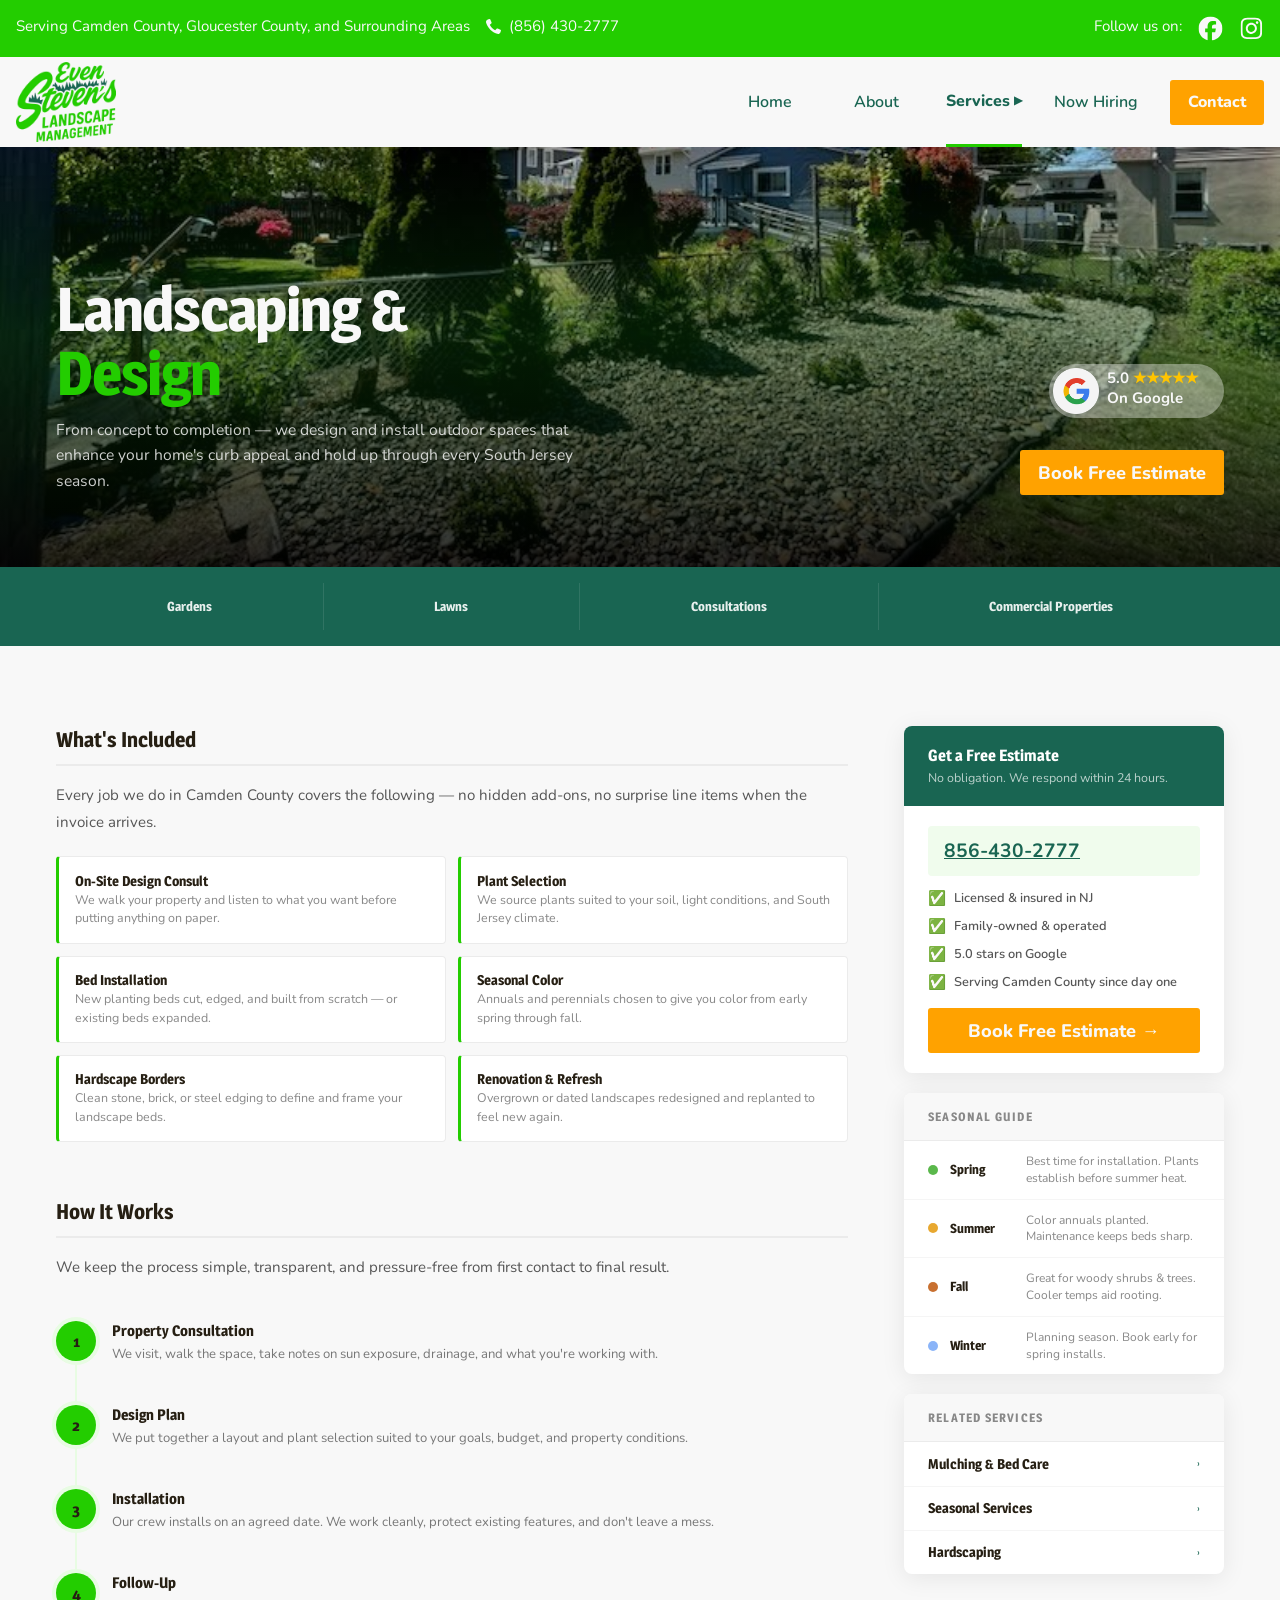
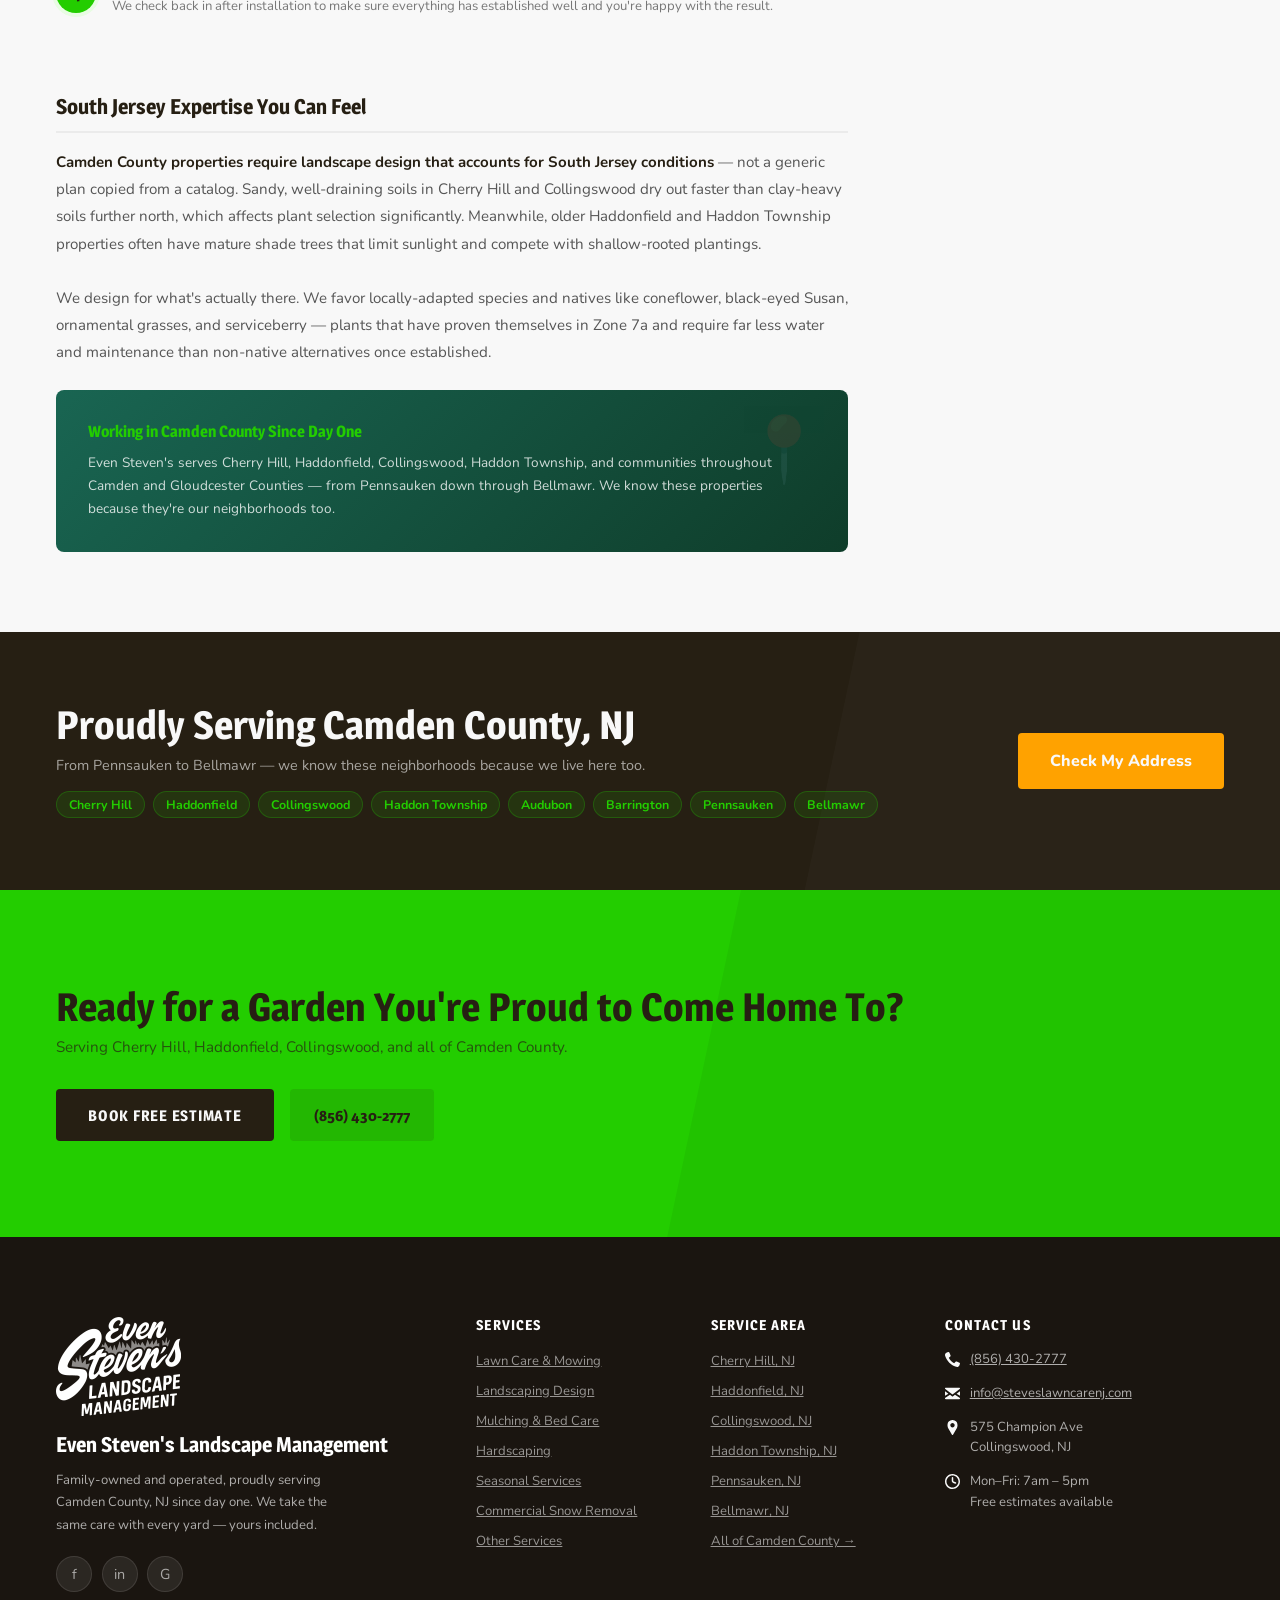
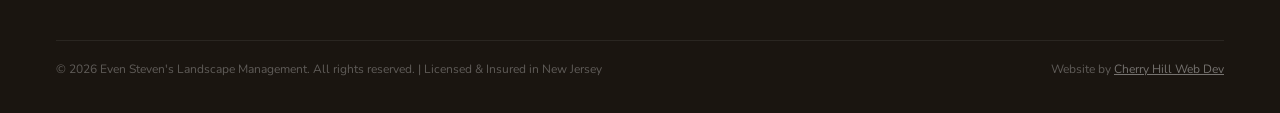
<file: services/south-jersey-landscaping.html>
<!DOCTYPE html>
<html lang="en">
<head>
  <meta charset="UTF-8" />
  <meta name="viewport" content="width=device-width, initial-scale=1.0" />
  <meta name="description" content="Transform your outdoor space with professional design. We specialize in shrubs, flower beds, and curb-appeal makeovers. View our portfolio.">
  <title>Ladnscaping and Design in South Jersey | Even Steven's</title>
  <link rel="preconnect" href="https://fonts.googleapis.com" />
  <link rel="preconnect" href="https://fonts.gstatic.com" crossorigin />
  <link rel="stylesheet" href="/css/main.css">
  <link href="https://fonts.googleapis.com/css2?family=Magra:wght@400;700&family=Nunito:wght@300;400;600;700;800&display=swap" rel="stylesheet" />
  <link rel="icon" type="image/x-icon" href="/img/favicon.webp">
</head>
<body>
 
  <!-- ═══════════════════ HEADER ═══════════════════ -->
    <header>
        <div class="header-top flex between">
            <div class="flex gap-1rm">
                <p class="white-font">Serving Camden County, Gloucester County, and Surrounding Areas</p>    
                <a href="tel:856-430-2777" style="text-decoration: none;"><p class="white-font header-top-phn-holder"><span class='img-wrapper header-top-phn'><img class="header-top-phn" src="/img/icons/phone.svg"></span>(856) 430-2777 </p></a>
            </div>
            
            <div class="socials-holder flex center-justify gap-1rm">
                <p class="white-font">Follow us on:</p>
                <div class="img-wrapper header-soc-icon">
                    <a target="_blank" href="https://www.facebook.com/profile.php?id=100090442382123"><img src="/img/icons/facebook.svg"></a>
                </div>
                <div class="img-wrapper header-soc-icon">
                    <a target="_blank" href="https://www.instagram.com/evenstevenslandscapemgmt/"><img src="/img/icons/instagram.svg"></a>
                </div>
            </div>
        </div>
        <div class="header">
            <div class="header-left">
                <div class="img-wrapper logo">
                    <a href="/index.html"><img src="/img/even-stevens-logo-color.webp" alt="Even Steven's Landscape Management Logo" height="" width=""></a>
                </div>
            </div>
            <div class="header-right flex gap-1rm">
                <nav class="flex between">
                    <a href="/index.html" class="link large" title="Main page">Home</a>
                    <a href="/about.html" class="link large">About</a>
                    <div class="dropdown">
                        <a class="link large selected">Services</a>
                        <ul class="dropdown-menu">
                            <li><a href="/services/south-jersey-lawncare-mowing.html">Lawn Care & Mowing</a></li>
                            <li><a href="/services/south-jersey-landscaping.html">Landscaping & Design</a></li>
                            <li><a href="/services/south-jersey-mulching.html">Mulching & Bed Care</a></li>
                            <li><a href="/services/south-jersey-hardscaping.html">Hardscaping</a></li>
                            <li><a href="/services/south-jersey-seasonal.html">Seasonal Services</a></li>
                            <li><a href="/services/south-jersey-commercial-snow-removal.html">Commercial Snow Removal</a></li>
                            <li><a href="/services/south-jersey-other-landscaping-services.html">Other Services</a></li>
                        </ul>
                    </div>
                    <a href="/hiring.html" class="link large">Now Hiring</a>
                    <a href="#contact" class="header-contact auto-margin large"><span class="h-con-text">Contact</span></a>
                    <button class="hamburger" aria-label="Menu" aria-expanded="false" aria-controls="main-navigation">
                        <span class="hamburger-line"></span>
                        <span class="hamburger-line"></span>
                        <span class="hamburger-line"></span>
                    </button>
                    <div class="mobile-nav">
                        <nav>
                            <ul>
                                <li>
                                    <a href="/index.html">Home</a>
                                </li>
                                <li>
                                    <a href="/about.html">About</a>
                                </li>
                                <li class="mobile-dropdown-link">
                                    <a class="mobile-link dropdown-click">Services ▼</a>
                                    <span class="mobile-dropdown">
                                        <ul>
                                            <li>
                                                <a href="/services/south-jersey-lawncare-mowing.html" class="dropdown-link">Lawn Care & Mowing</a>
                                            </li>
                                            <li>
                                                <a href="/services/south-jersey-landscaping.html"  class="dropdown-link">Landscaping & Design</a>
                                            </li>
                                            <li>
                                                <a href="/services/south-jersey-mulching.html"  class="dropdown-link">Mulching & Bed Care</a>
                                            </li>
                                            <li>
                                                <a href="/services/south-jersey-hardscaping.html"  class="dropdown-link">Hardscaping</a>
                                            </li>
                                            <li>
                                                <a href="/services/south-jersey-seasonal.html"  class="dropdown-link">Seasonal Services</a>
                                            </li>
                                            <li>
                                                    <a href="/services/south-jersey-commercial-snow-removal.html"  class="dropdown-link">Commercial Snow Removal</a>
                                                </li>
                                            <li>
                                                <a href="/services/south-jersey-other-landscaping-services.html"  class="dropdown-link">Other Services</a>
                                            </li>
                                        </ul>
                                    </span>
                                </li>
                                <li>
                                    <a href="/hiring.html">Now Hiring</a>
                                </li>
                                <li>
                                    <a href="/contact.html">Contact</a>
                                </li>
                            </ul>
                        </nav>
                    </div>
                </nav>
            </div>
        </div>
    </header>
 
    <section class="service-hero" id="serviceHero">
          <div class="service-hero-bg">
              <img src="/img/services/landscaping.jpg" style="object-position: 50% 80%;" alt="Lawn Mowing in Cherry Hill and Camden County NJ"/>
              </div>
              <div class="service-hero-content">
              <div class="content-container">
                  <div class="hero-left service-hero-left">
                  <h1>Landscaping &amp;<br/><em>Design</em></h1>
                  <p class="service-hero-tagline">From concept to completion — we design and install outdoor spaces that enhance your home's curb appeal and hold up through every South Jersey season.</p>
                  </div>
                  <div class="service-hero-right">
                  <div class="google-chip grid">
                      <div class="g-chip-img img-wrapper">
                          <img src="/img/icons/google.png">
                      </div>
                      <div class="g-chip-text">
                          <p class="white-font bold">5.0 <span style="color:rgb(255, 196, 0)"> ★★★★★</span></p>
                          <p class="white-font bold">On Google</p>
                      </div>
                  </div>
                  <a href="/contact.html" class="header-contact med-scale mt-md" style="max-width: 300px;"><span class="h-con-text">Book Free Estimate</span></a>
                  </div>
              </div>
          </div>
    </section>

    <div class="include-bar" id="includeBar">
      <div class="content-container">
          <div class="include-item">
              <span class="inc-text auto-margin">Gardens</span>
          </div>
          <div class="include-item">
              <span class="inc-text auto-margin">Lawns</span>
          </div>
          <div class="include-item">
              <span class="inc-text auto-margin">Consultations</span>
          </div>
          <div class="include-item">
              <span class="inc-text auto-margin">Commercial Properties</span>
          </div>
          </div>
    </div>
    <div class="service-body">
        <div class="content-container">
            <div class="service-layout">
                <main class="service-main" id="serviceMain">
                    <div class="service-section">
                        <h2>What's Included</h2>
                        <p>Every job we do in Camden County covers the following — no hidden add-ons, no surprise line items when the invoice arrives.</p>
                        <div class="included-grid">
                            <div class="included-item">
                                <div class="ii-text">
                                    <h4>On-Site Design Consult</h4>
                                    <p>We walk your property and listen to what you want before putting anything on paper.</p>
                                </div>
                            </div>
                            <div class="included-item">
                                <div class="ii-text">
                                    <h4>Plant Selection</h4>
                                    <p>We source plants suited to your soil, light conditions, and South Jersey climate.</p>
                                </div>
                            </div>
                            <div class="included-item">
                                <div class="ii-text">
                                    <h4>Bed Installation</h4>
                                    <p>New planting beds cut, edged, and built from scratch — or existing beds expanded.</p>
                                </div>
                            </div>
                            <div class="included-item">
                                <div class="ii-text">
                                    <h4>Seasonal Color</h4>
                                    <p>Annuals and perennials chosen to give you color from early spring through fall.</p>
                                </div>
                            </div>
                            <div class="included-item">
                                <div class="ii-text">
                                    <h4>Hardscape Borders</h4>
                                    <p>Clean stone, brick, or steel edging to define and frame your landscape beds.</p>
                                </div>
                            </div>
                            <div class="included-item">
                                <div class="ii-text">
                                    <h4>Renovation & Refresh</h4>
                                    <p>Overgrown or dated landscapes redesigned and replanted to feel new again.</p>
                                </div>
                            </div>
                        </div>
                    </div>
            
                    <!-- How It Works -->
                    <div class="service-section">
                        <h2>How It Works</h2>
                        <p>We keep the process simple, transparent, and pressure-free from first contact to final result.</p>
                        <div class="process-steps">
                            <div class="process-step">
                                <div class="step-num">1</div>
                                <div class="step-content">
                                    <h4>Property Consultation</h4>
                                    <p>We visit, walk the space, take notes on sun exposure, drainage, and what you're working with.</p>
                                </div>
                            </div>
                            <div class="process-step">
                                <div class="step-num">2</div>
                                <div class="step-content">
                                    <h4>Design Plan</h4>
                                    <p>We put together a layout and plant selection suited to your goals, budget, and property conditions.</p>
                                </div>
                            </div>
                            <div class="process-step">
                                <div class="step-num">3</div>
                                <div class="step-content">
                                    <h4>Installation</h4>
                                    <p>Our crew installs on an agreed date. We work cleanly, protect existing features, and don't leave a mess.</p>
                                </div>
                            </div>
                            <div class="process-step">
                                <div class="step-num">4</div>
                                <div class="step-content">
                                    <h4>Follow-Up</h4>
                                    <p>We check back in after installation to make sure everything has established well and you're happy with the result.</p>
                                </div>
                            </div>
                        </div>
                    </div>
            
                    <!-- Local Expertise -->
                    <div class="service-section">
                        <h2>South Jersey Expertise You Can Feel</h2>
                        <p><strong>Camden County properties require landscape design that accounts for South Jersey conditions</strong> — not a generic plan copied from a catalog. Sandy, well-draining soils in Cherry Hill and Collingswood dry out faster than clay-heavy soils further north, which affects plant selection significantly. Meanwhile, older Haddonfield and Haddon Township properties often have mature shade trees that limit sunlight and compete with shallow-rooted plantings.<br/><br/>We design for what's actually there. We favor locally-adapted species and natives like coneflower, black-eyed Susan, ornamental grasses, and serviceberry — plants that have proven themselves in Zone 7a and require far less water and maintenance than non-native alternatives once established.</p>
                        <div class="local-callout">
                            <h4>Working in Camden County Since Day One</h4>
                            <p>Even Steven's serves Cherry Hill, Haddonfield, Collingswood, Haddon Township, and communities throughout Camden and Gloudcester Counties — from Pennsauken down through Bellmawr. We know these properties because they're our neighborhoods too.</p>
                        </div>
                    </div>
                </main>
                <aside class="service-sidebar" id="serviceSidebar">
                    <!-- Estimate card -->
                    <div class="sidebar-card">
                        <div class="sc-header">
                        <h3>Get a Free Estimate</h3>
                        <p>No obligation. We respond within 24 hours.</p>
                        </div>
                        <div class="sc-body">
                        <div class="sc-phone"><a href="tel:8564302777" style="color:inherit;">856-430-2777</a></div>
                        <div class="sc-features">
                            <div class="sc-feature"><span class="check">✅</span> Licensed &amp; insured in NJ</div>
                            <div class="sc-feature"><span class="check">✅</span> Family-owned &amp; operated</div>
                            <div class="sc-feature"><span class="check">✅</span> 5.0 stars on Google</div>
                            <div class="sc-feature"><span class="check">✅</span> Serving Camden County since day one</div>
                        </div>
                        <a href="/contact.html" class="header-contact med-scale mt-md" style="max-width: 300px;"><span class="h-con-text">Book Free Estimate →</span></a>
                        </div>
                    </div>
                
                    <!-- Seasonal guide -->
                    <div class="season-card">
                        <div class="season-title">Seasonal Guide</div>
                        <div class="season-rows">
                            <div class="season-row">
                                <div class="season-dot" style="background:#5ab84b"></div>
                                <div class="season-name">Spring</div>
                                <div class="season-note">Best time for installation. Plants establish before summer heat.</div>
                            </div>
                            <div class="season-row">
                                <div class="season-dot" style="background:#e8a830"></div>
                                <div class="season-name">Summer</div>
                                <div class="season-note">Color annuals planted. Maintenance keeps beds sharp.</div>
                            </div>
                            <div class="season-row">
                                <div class="season-dot" style="background:#c87030"></div>
                                <div class="season-name">Fall</div>
                                <div class="season-note">Great for woody shrubs & trees. Cooler temps aid rooting.</div>
                            </div>
                            <div class="season-row">
                                <div class="season-dot" style="background:#8ab4f8"></div>
                                <div class="season-name">Winter</div>
                                <div class="season-note">Planning season. Book early for spring installs.</div>
                            </div>
                        </div>
                    </div>
                
                    <!-- Related services -->
                    <div class="sidebar-card">
                        <div class="season-title" style="padding:1rem 1.5rem;">Related Services</div>
                        <a href="/services/south-jersey-mulching.html" class="related-svc" style="text-decoration: none;">
                            <span class="rs-name">Mulching & Bed Care</span>
                            <span class="rs-arrow">›</span>
                        </a>
                        <a href="/services/south-jersey-seasonal.html" class="related-svc" style="text-decoration: none;">
                            <span class="rs-name">Seasonal Services</span>
                            <span class="rs-arrow">›</span>
                        </a>
                        <a href="/services/south-jersey-hardscaping.html" class="related-svc" style="text-decoration: none;">
                            <span class="rs-name">Hardscaping</span>
                            <span class="rs-arrow">›</span>
                        </a>
                    </div>
                </aside>
            </div>
        </div>
    </div>
    <section class="area-banner">
      <div class="content-container">
        <div class="area-banner-text">
          <h2 class="white-font">Proudly Serving Camden County, NJ</h2>
          <p>From Pennsauken to Bellmawr — we know these neighborhoods because we live here too.</p>
          <div class="area-tags">
            <span class="area-tag">Cherry Hill</span>
            <span class="area-tag">Haddonfield</span>
            <span class="area-tag">Collingswood</span>
            <span class="area-tag">Haddon Township</span>
            <span class="area-tag">Audubon</span>
            <span class="area-tag">Barrington</span>
            <span class="area-tag">Pennsauken</span>
            <span class="area-tag">Bellmawr</span>
          </div>
        </div>
        <a href="index.html#contact" class="cta-btn cta-btn-lg">Check My Address</a>
      </div>
    </section>
    <section class="cta-banner">
        <div class="content-container">
        <div class="cta-banner-text">
            <h2>Ready for a Garden You're Proud to Come Home To?</h2>
            <p>Serving Cherry Hill, Haddonfield, Collingswood, and all of Camden County.</p>
        </div>
        <div class="cta-banner-actions">
            <a href="#contact" class="cta-btn-dark">Book Free Estimate</a>
            <a href="tel:8564302777" class="cta-phone-link">(856) 430-2777</a>
        </div>
        </div>
    </section>
    <footer>
        <div class="content-container">
        <div class="footer-grid">
            <div class="footer-brand">
                <div class="footer-logo img-wrapper" style="max-width: 125px; margin-bottom: 1rem;">
                    <img src="/img/even-stevens-logo-white.webp">
                </div>
                <div class="footer-logo-name">Even Steven's Landscape Management</div>
                <p>Family-owned and operated, proudly serving Camden County, NJ since day one. We take the same care with every yard — yours included.</p>
                <div class="footer-social">
                    <a target="_blank" href="https://www.facebook.com/profile.php?id=100090442382123" class="soc-btn"  style="text-decoration: none;" aria-label="Facebook">f</a>
                    <a target="_blank" href="https://www.instagram.com/evenstevenslandscapemgmt/" class="soc-btn" style="text-decoration: none;" aria-label="Instagram">in</a>
                    <a target="_blank" href="https://share.google/vdDoGLUcUjtM50Yem" class="soc-btn" style="text-decoration: none;" aria-label="Google">G</a>
                </div>
            </div>

            <!-- Services -->
            <div class="footer-col">
            <h4>Services</h4>
            <ul>
                <li><a href="/services/south-jersey-lawncare-mowing.html">Lawn Care &amp; Mowing</a></li>
                <li><a href="/services/south-jersey-landscaping.html">Landscaping Design</a></li>
                <li><a href="/services/south-jersey-mulching.html">Mulching &amp; Bed Care</a></li>
                <li><a href="/services/south-jersey-hardscaping.html">Hardscaping</a></li>
                <li><a href="/services/south-jersey-seasonal.html">Seasonal Services</a></li>
                <li><a href="/services/south-jersey-commercial-snow-removal.html">Commercial Snow Removal</a></li>
                <li><a href="/services/south-jersey-other-landscaping-services.html">Other Services</a></li>
            </ul>
            </div>

            <!-- Areas -->
            <div class="footer-col">
            <h4>Service Area</h4>
            <ul>
                <li><a href="#">Cherry Hill, NJ</a></li>
                <li><a href="#">Haddonfield, NJ</a></li>
                <li><a href="#">Collingswood, NJ</a></li>
                <li><a href="#">Haddon Township, NJ</a></li>
                <li><a href="#">Pennsauken, NJ</a></li>
                <li><a href="#">Bellmawr, NJ</a></li>
                <li><a href="#">All of Camden County →</a></li>
            </ul>
            </div>

            <!-- Contact -->
            <div class="footer-col">
            <h4>Contact Us</h4>
            <div class="footer-contact-item">
                <span class="img-wrapper" style="margin-top: 3px;"><img src="/img/icons/phone.svg" style="max-width: 15px;"></span>
                <div class="fc-text"><a href="tel:8564302777">(856) 430-2777 </a></div>
            </div>
            <div class="footer-contact-item">
                <span class="img-wrapper" style="margin-top: 3px;"><img src="/img/icons/email.svg" style="max-width: 15px;"></span>
                <div class="fc-text"><a href="mailto:info@steveslawncarenj.com">info@steveslawncarenj.com</a></div>
            </div>
            <div class="footer-contact-item">
                <span class="img-wrapper" style="margin-top: 3px;"><img src="/img/icons/map.svg" style="max-width: 15px;"></span>
                <div class="fc-text">575 Champion Ave<br/>Collingswood, NJ</div>
            </div>
            <div class="footer-contact-item">
                <span class="img-wrapper" style="margin-top: 3px;"><img src="/img/icons/clock.svg" style="max-width: 15px;"></span>
                <div class="fc-text">Mon–Fri: 7am – 5pm<br/>Free estimates available</div>
            </div>
            </div>

        </div>

        <!-- Bottom bar -->
        <div class="footer-bottom">
            <p>© 2026 Even Steven's Landscape Management. All rights reserved. | Licensed &amp; Insured in New Jersey</p>
            <p>Website by <a href="https://cherryhillwebdev.com">Cherry Hill Web Dev</a></p>
        </div>
        </div>
    </footer>
  <script src="/js/script.js"></script>
</body>
</html>
</file>
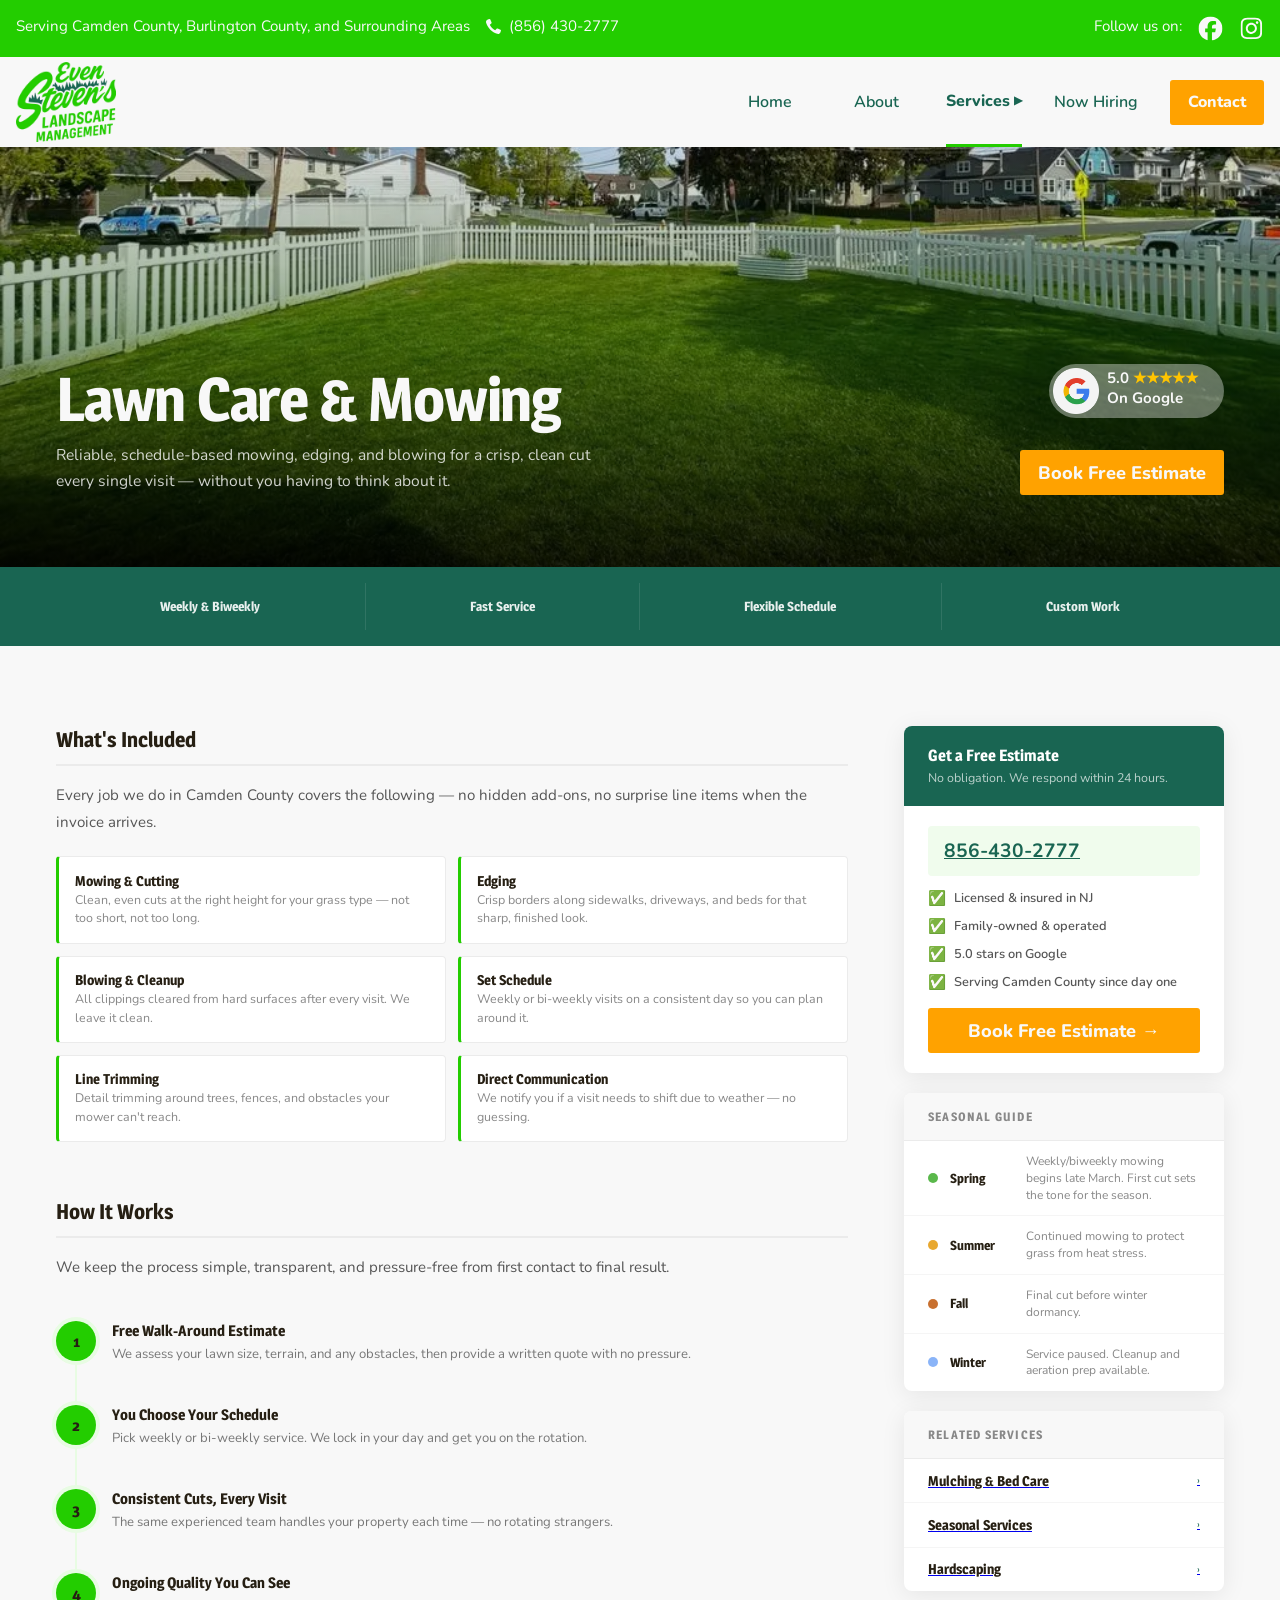
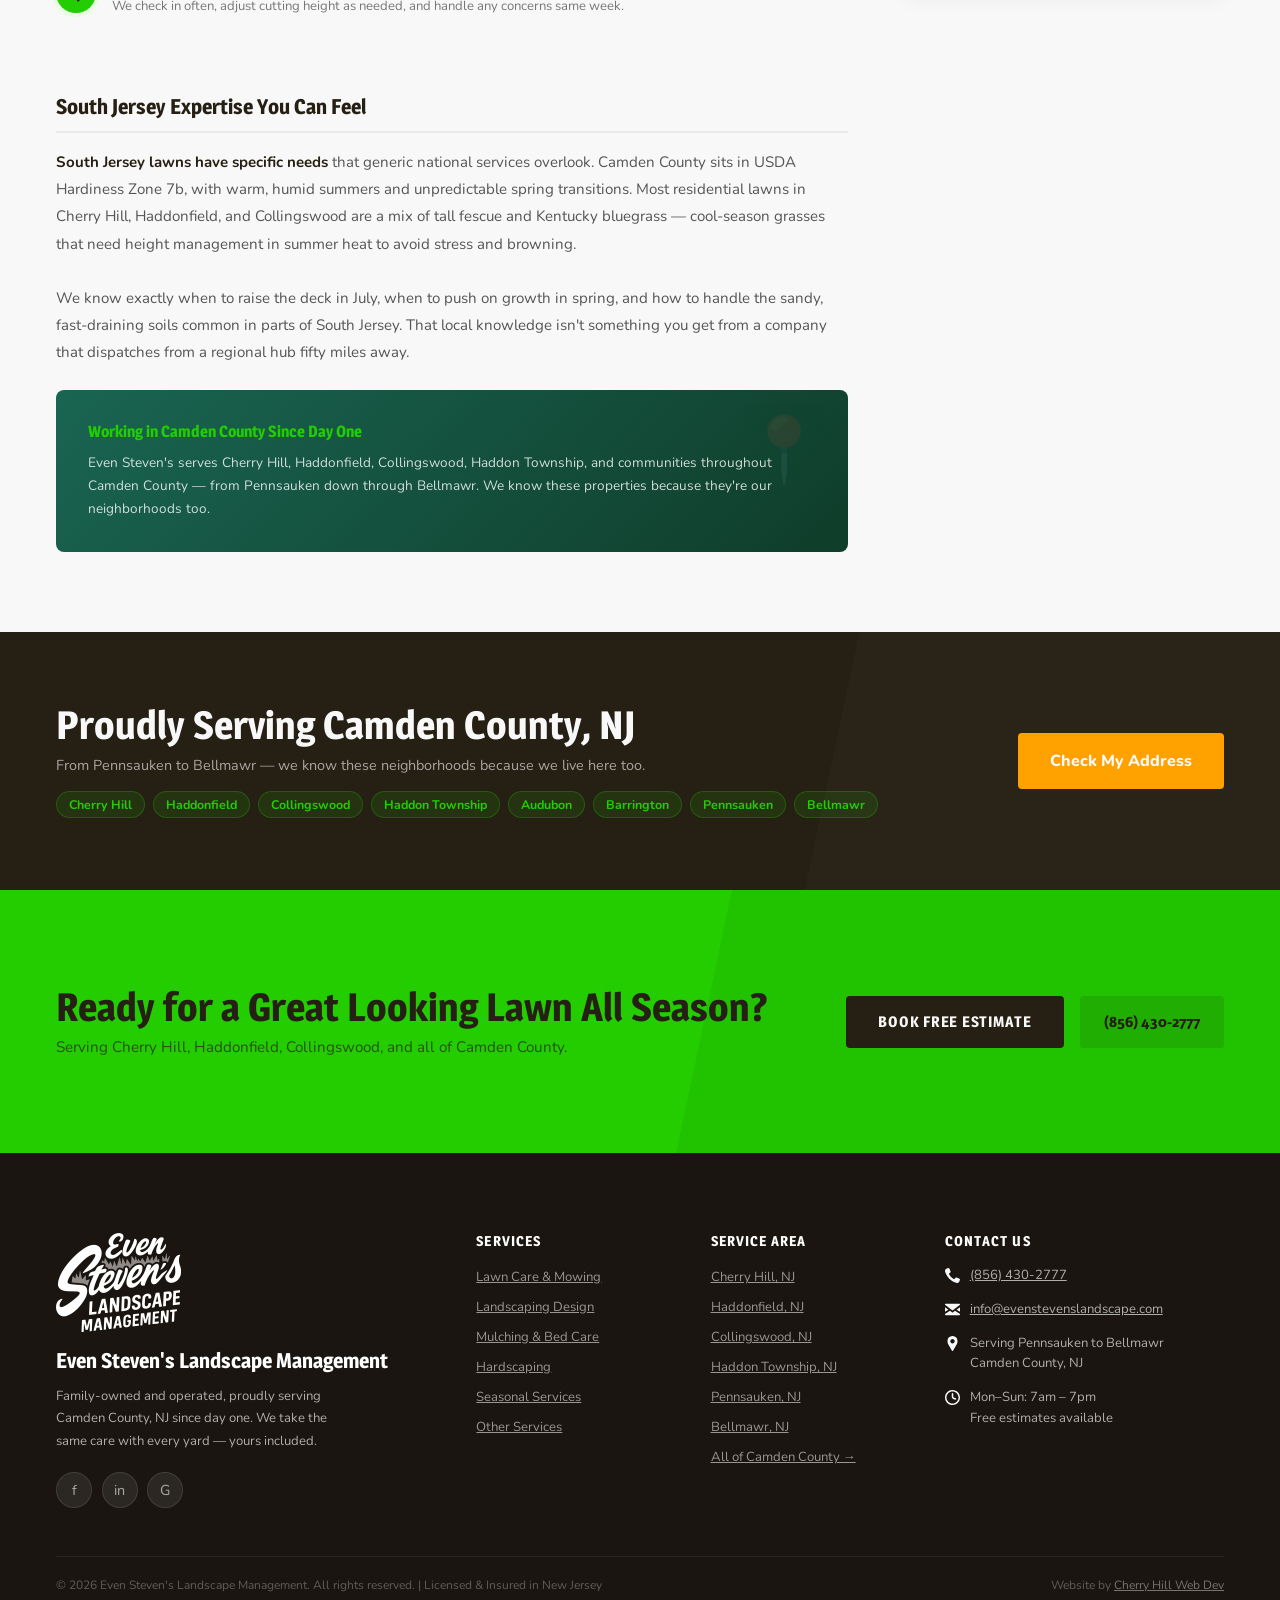
<file: services/south-jersey-lawncare-mowing.html>
<!DOCTYPE html>
<html lang="en">
<head>
  <meta charset="UTF-8" />
  <meta name="viewport" content="width=device-width, initial-scale=1.0" />
  <!-- Meta title & description are set dynamically per service via JS -->
   <meta name="description" content="Professional lawn mowing, edging, and trimming services in Cherry Hill, Haddonfield, Collingswood & Camden County, NJ. Weekly & bi-weekly schedules available. Call 856-430-2777.">
  <title>Lawn Care & Mowing Services in Cherry Hill, NJ | Even Steven\'s</title>
  <link rel="preconnect" href="https://fonts.googleapis.com" />
  <link rel="preconnect" href="https://fonts.gstatic.com" crossorigin />
  <link rel="stylesheet" href="/css/main.css">
  <link href="https://fonts.googleapis.com/css2?family=Magra:wght@400;700&family=Nunito:wght@300;400;600;700;800&display=swap" rel="stylesheet" />
</head>
<body>
 
  <!-- ═══════════════════ HEADER ═══════════════════ -->
    <header>
        <div class="header-top flex between">
            <div class="flex gap-1rm">
                <p class="white-font">Serving Camden County, Burlington County, and Surrounding Areas</p>    
                <a href="tel:856-430-2777" style="text-decoration: none;"><p class="white-font header-top-phn-holder"><span class='img-wrapper header-top-phn'><img class="header-top-phn" src="/img/icons/phone.svg"></span>(856) 430-2777 </p></a>
            </div>
            
            <div class="socials-holder flex center-justify gap-1rm">
                <p class="white-font">Follow us on:</p>
                <div class="img-wrapper header-soc-icon">
                    <a><img src="/img/icons/facebook.svg"></a>
                </div>
                <div class="img-wrapper header-soc-icon">
                    <a><img src="/img/icons/instagram.svg"></a>
                </div>
            </div>
        </div>
        <div class="header">
            <div class="header-left">
                <div class="img-wrapper logo">
                    <a href="/index.html"><img src="/img/even-stevens-logo-color.webp" alt="Even Steven's Landscape Management Logo" height="" width=""></a>
                </div>
            </div>
            <div class="header-right flex gap-1rm">
                <nav class="flex between">
                    <a href="/index.html" class="link large" title="Main page">Home</a>
                    <a href="/about.html" class="link large">About</a>
                    <div class="dropdown">
                        <a class="link large selected">Services</a>
                        <ul class="dropdown-menu">
                            <li><a href="/services/south-jersey-lawncare-mowing.html">Lawn Care & Mowing</a></li>
                            <li><a href="/services/south-jersey-landscaping.html">Landscaping & Design</a></li>
                            <li><a href="/services/south-jersey-mulching.html">Mulching & Bed Care</a></li>
                            <li><a href="/services/south-jersey-hardscaping.html">Hardscaping</a></li>
                            <li><a href="/services/south-jersey-seasonal.html">Seasonal Services</a></li>
                            <li><a href="/services/south-jersey-other-landscaping-services.html">Other Services</a></li>
                        </ul>
                    </div>
                    <a href="/hiring.html" class="link large">Now Hiring</a>
                    <a href="#contact" class="header-contact auto-margin large"><span class="h-con-text">Contact</span></a>
                    <button class="hamburger" aria-label="Menu" aria-expanded="false" aria-controls="main-navigation">
                        <span class="hamburger-line"></span>
                        <span class="hamburger-line"></span>
                        <span class="hamburger-line"></span>
                    </button>
                    <div class="mobile-nav">
                        <nav>
                            <ul>
                                <li>
                                    <a href="/index.html">Home</a>
                                </li>
                                <li>
                                    <a href="/about.html">About</a>
                                </li>
                                <li class="mobile-dropdown-link">
                                    <a class="mobile-link dropdown-click">Services ▼</a>
                                    <span class="mobile-dropdown">
                                        <ul>
                                            <li>
                                                <a href="/services/south-jersey-lawncare-mowing.html" class="dropdown-link">Lawn Care & Mowing</a>
                                            </li>
                                            <li>
                                                <a href="/services/south-jersey-landscaping.html"  class="dropdown-link">Landscaping & Design</a>
                                            </li>
                                            <li>
                                                <a href="/services/south-jersey-mulching.html"  class="dropdown-link">Mulching & Bed Care</a>
                                            </li>
                                            <li>
                                                <a href="/services/south-jersey-hardscaping.html"  class="dropdown-link">Hardscaping</a>
                                            </li>
                                            <li>
                                                <a href="/services/south-jersey-seasonal.html"  class="dropdown-link">Seasonal Services</a>
                                            </li>
                                            <li>
                                                <a href="/services/south-jersey-other-landscaping-services.html"  class="dropdown-link">Other Services</a>
                                            </li>
                                        </ul>
                                    </span>
                                </li>
                                <li>
                                    <a href="/hiring.html">Now Hiring</a>
                                </li>
                                <li>
                                    <a href="/contact.html">Contact</a>
                                </li>
                            </ul>
                        </nav>
                    </div>
                </nav>
            </div>
        </div>
    </header>
 
    <section class="service-hero" id="serviceHero">
          <div class="service-hero-bg">
              <img src="/img/services/lawncare.webp" style="object-position: 50% 80%;" alt="Lawn Mowing in Cherry Hill and Camden County NJ"/>
              </div>
              <div class="service-hero-content">
              <div class="content-container">
                  <div class="hero-left service-hero-left">
                  <h1>Lawn Care & Mowing</h1>
                  <p class="service-hero-tagline">Reliable, schedule-based mowing, edging, and blowing for a crisp, clean cut every single visit — without you having to think about it.</p>
                  </div>
                  <div class="service-hero-right">
                  <div class="google-chip grid">
                      <div class="g-chip-img img-wrapper">
                          <img src="/img/icons/google.png">
                      </div>
                      <div class="g-chip-text">
                          <p class="white-font bold">5.0 <span style="color:rgb(255, 196, 0)"> ★★★★★</span></p>
                          <p class="white-font bold">On Google</p>
                      </div>
                  </div>
                  <a href="/contact.html" class="header-contact med-scale mt-md" style="max-width: 300px;"><span class="h-con-text">Book Free Estimate</span></a>
                  </div>
              </div>
          </div>
    </section>

    <div class="include-bar" id="includeBar">
      <div class="content-container">
          <div class="include-item">
              <span class="inc-text auto-margin">Weekly & Biweekly</span>
          </div>
          <div class="include-item">
              <span class="inc-text auto-margin">Fast Service</span>
          </div>
          <div class="include-item">
              <span class="inc-text auto-margin">Flexible Schedule</span>
          </div>
          <div class="include-item">
              <span class="inc-text auto-margin">Custom Work</span>
          </div>
          </div>
    </div>
    <div class="service-body">
        <div class="content-container">
            <div class="service-layout">
                <main class="service-main" id="serviceMain">
                    <div class="service-section">
                        <h2>What's Included</h2>
                        <p>Every job we do in Camden County covers the following — no hidden add-ons, no surprise line items when the invoice arrives.</p>
                        <div class="included-grid">
                            <div class="included-item">
                                <div class="ii-text">
                                    <h4>Mowing & Cutting</h4>
                                    <p>Clean, even cuts at the right height for your grass type — not too short, not too long.</p>
                                </div>
                            </div>
                            <div class="included-item">
                                <div class="ii-text">
                                    <h4>Edging</h4>
                                    <p>Crisp borders along sidewalks, driveways, and beds for that sharp, finished look.</p>
                                </div>
                            </div>
                            <div class="included-item">
                                <div class="ii-text">
                                    <h4>Blowing & Cleanup</h4>
                                    <p>All clippings cleared from hard surfaces after every visit. We leave it clean.</p>
                                </div>
                            </div>
                            <div class="included-item">
                                <div class="ii-text">
                                    <h4>Set Schedule</h4>
                                    <p>Weekly or bi-weekly visits on a consistent day so you can plan around it.</p>
                                </div>
                            </div>
                            <div class="included-item">
                                <div class="ii-text">
                                    <h4>Line Trimming</h4>
                                    <p>Detail trimming around trees, fences, and obstacles your mower can't reach.</p>
                                </div>
                            </div>
                            <div class="included-item">
                                <div class="ii-text">
                                    <h4>Direct Communication</h4>
                                    <p>We notify you if a visit needs to shift due to weather — no guessing.</p>
                                </div>
                            </div>
                        </div>
                    </div>
            
                    <!-- How It Works -->
                    <div class="service-section">
                        <h2>How It Works</h2>
                        <p>We keep the process simple, transparent, and pressure-free from first contact to final result.</p>
                        <div class="process-steps">
                            <div class="process-step">
                                <div class="step-num">1</div>
                                <div class="step-content">
                                    <h4>Free Walk-Around Estimate</h4>
                                    <p>We assess your lawn size, terrain, and any obstacles, then provide a written quote with no pressure.</p>
                                </div>
                            </div>
                            <div class="process-step">
                                <div class="step-num">2</div>
                                <div class="step-content">
                                    <h4>You Choose Your Schedule</h4>
                                    <p>Pick weekly or bi-weekly service. We lock in your day and get you on the rotation.</p>
                                </div>
                            </div>
                            <div class="process-step">
                                <div class="step-num">3</div>
                                <div class="step-content">
                                    <h4>Consistent Cuts, Every Visit</h4>
                                    <p>The same experienced team handles your property each time — no rotating strangers.</p>
                                </div>
                            </div>
                            <div class="process-step">
                                <div class="step-num">4</div>
                                <div class="step-content">
                                    <h4>Ongoing Quality You Can See</h4>
                                    <p>We check in often, adjust cutting height as needed, and handle any concerns same week.</p>
                                </div>
                            </div>
                        </div>
                    </div>
            
                    <!-- Local Expertise -->
                    <div class="service-section">
                        <h2>South Jersey Expertise You Can Feel</h2>
                        <p><strong>South Jersey lawns have specific needs</strong> that generic national services overlook. Camden County sits in USDA Hardiness Zone 7b, with warm, humid summers and unpredictable spring transitions. Most residential lawns in Cherry Hill, Haddonfield, and Collingswood are a mix of tall fescue and Kentucky bluegrass — cool-season grasses that need height management in summer heat to avoid stress and browning.<br/><br/>We know exactly when to raise the deck in July, when to push on growth in spring, and how to handle the sandy, fast-draining soils common in parts of South Jersey. That local knowledge isn't something you get from a company that dispatches from a regional hub fifty miles away.</p>
                        <div class="local-callout">
                            <h4>Working in Camden County Since Day One</h4>
                            <p>Even Steven's serves Cherry Hill, Haddonfield, Collingswood, Haddon Township, and communities throughout Camden County — from Pennsauken down through Bellmawr. We know these properties because they're our neighborhoods too.</p>
                        </div>
                    </div>
                </main>
                <aside class="service-sidebar" id="serviceSidebar">
                    <!-- Estimate card -->
                    <div class="sidebar-card">
                        <div class="sc-header">
                        <h3>Get a Free Estimate</h3>
                        <p>No obligation. We respond within 24 hours.</p>
                        </div>
                        <div class="sc-body">
                        <div class="sc-phone"><a href="tel:8564302777" style="color:inherit;">856-430-2777</a></div>
                        <div class="sc-features">
                            <div class="sc-feature"><span class="check">✅</span> Licensed &amp; insured in NJ</div>
                            <div class="sc-feature"><span class="check">✅</span> Family-owned &amp; operated</div>
                            <div class="sc-feature"><span class="check">✅</span> 5.0 stars on Google</div>
                            <div class="sc-feature"><span class="check">✅</span> Serving Camden County since day one</div>
                        </div>
                        <a href="/contact.html" class="header-contact med-scale mt-md" style="max-width: 300px;"><span class="h-con-text">Book Free Estimate →</span></a>
                        </div>
                    </div>
                
                    <!-- Seasonal guide -->
                    <div class="season-card">
                        <div class="season-title">Seasonal Guide</div>
                        <div class="season-rows">
                            <div class="season-row">
                                <div class="season-dot" style="background:#5ab84b"></div>
                                <div class="season-name">Spring</div>
                                <div class="season-note">Weekly/biweekly mowing begins late March. First cut sets the tone for the season.</div>
                            </div>
                            <div class="season-row">
                                <div class="season-dot" style="background:#e8a830"></div>
                                <div class="season-name">Summer</div>
                                <div class="season-note">Continued mowing to protect grass from heat stress.</div>
                            </div>
                            <div class="season-row">
                                <div class="season-dot" style="background:#c87030"></div>
                                <div class="season-name">Fall</div>
                                <div class="season-note">Final cut before winter dormancy.</div>
                            </div>
                            <div class="season-row">
                                <div class="season-dot" style="background:#8ab4f8"></div>
                                <div class="season-name">Winter</div>
                                <div class="season-note">Service paused. Cleanup and aeration prep available.</div>
                            </div>
                        </div>
                    </div>
                
                    <!-- Related services -->
                    <div class="sidebar-card">
                        <div class="season-title" style="padding:1rem 1.5rem;">Related Services</div>
                        <a href="/services/south-jersey-mulching.html" class="related-svc">
                            <span class="rs-name">Mulching & Bed Care</span>
                            <span class="rs-arrow">›</span>
                        </a>
                        <a href="/services/south-jersey-seasonal.html" class="related-svc">
                            <span class="rs-name">Seasonal Services</span>
                            <span class="rs-arrow">›</span>
                        </a>
                        <a href="/services/south-jersey-hardscaping.html" class="related-svc">
                            <span class="rs-name">Hardscaping</span>
                            <span class="rs-arrow">›</span>
                        </a>
                    </div>
                </aside>
            </div>
        </div>
    </div>
    <section class="area-banner">
      <div class="content-container">
        <div class="area-banner-text">
          <h2 class="white-font">Proudly Serving Camden County, NJ</h2>
          <p>From Pennsauken to Bellmawr — we know these neighborhoods because we live here too.</p>
          <div class="area-tags">
            <span class="area-tag">Cherry Hill</span>
            <span class="area-tag">Haddonfield</span>
            <span class="area-tag">Collingswood</span>
            <span class="area-tag">Haddon Township</span>
            <span class="area-tag">Audubon</span>
            <span class="area-tag">Barrington</span>
            <span class="area-tag">Pennsauken</span>
            <span class="area-tag">Bellmawr</span>
          </div>
        </div>
        <a href="index.html#contact" class="cta-btn cta-btn-lg">Check My Address</a>
      </div>
    </section>
    <section class="cta-banner">
        <div class="content-container">
        <div class="cta-banner-text">
            <h2>Ready for a Great Looking Lawn All Season?</h2>
            <p>Serving Cherry Hill, Haddonfield, Collingswood, and all of Camden County.</p>
        </div>
        <div class="cta-banner-actions">
            <a href="#contact" class="cta-btn-dark">Book Free Estimate</a>
            <a href="tel:8564302777" class="cta-phone-link">(856) 430-2777</a>
        </div>
        </div>
    </section>
    <footer>
        <div class="content-container">
        <div class="footer-grid">
            <div class="footer-brand">
                <div class="footer-logo img-wrapper" style="max-width: 125px; margin-bottom: 1rem;">
                    <img src="/img/even-stevens-logo-white.webp">
                </div>
                <div class="footer-logo-name">Even Steven's Landscape Management</div>
                <p>Family-owned and operated, proudly serving Camden County, NJ since day one. We take the same care with every yard — yours included.</p>
                <div class="footer-social">
                    <a href="#" class="soc-btn"  style="text-decoration: none;" aria-label="Facebook">f</a>
                    <a href="#" class="soc-btn" style="text-decoration: none;" aria-label="Instagram">in</a>
                    <a href="#" class="soc-btn" style="text-decoration: none;" aria-label="Google">G</a>
                </div>
            </div>

            <!-- Services -->
            <div class="footer-col">
            <h4>Services</h4>
            <ul>
                <li><a href="#">Lawn Care &amp; Mowing</a></li>
                <li><a href="#">Landscaping Design</a></li>
                <li><a href="#">Mulching &amp; Bed Care</a></li>
                <li><a href="#">Hardscaping</a></li>
                <li><a href="#">Seasonal Services</a></li>
                <li><a href="#">Other Services</a></li>
            </ul>
            </div>

            <!-- Areas -->
            <div class="footer-col">
            <h4>Service Area</h4>
            <ul>
                <li><a href="#">Cherry Hill, NJ</a></li>
                <li><a href="#">Haddonfield, NJ</a></li>
                <li><a href="#">Collingswood, NJ</a></li>
                <li><a href="#">Haddon Township, NJ</a></li>
                <li><a href="#">Pennsauken, NJ</a></li>
                <li><a href="#">Bellmawr, NJ</a></li>
                <li><a href="#">All of Camden County →</a></li>
            </ul>
            </div>

            <!-- Contact -->
            <div class="footer-col">
            <h4>Contact Us</h4>
            <div class="footer-contact-item">
                <span class="img-wrapper" style="margin-top: 3px;"><img src="/img/icons/phone.svg" style="max-width: 15px;"></span>
                <div class="fc-text"><a href="tel:8564302777">(856) 430-2777 </a></div>
            </div>
            <div class="footer-contact-item">
                <span class="img-wrapper" style="margin-top: 3px;"><img src="/img/icons/email.svg" style="max-width: 15px;"></span>
                <div class="fc-text"><a href="mailto:info@evenstevenslandscape.com">info@evenstevenslandscape.com</a></div>
            </div>
            <div class="footer-contact-item">
                <span class="img-wrapper" style="margin-top: 3px;"><img src="/img/icons/map.svg" style="max-width: 15px;"></span>
                <div class="fc-text">Serving Pennsauken to Bellmawr<br/>Camden County, NJ</div>
            </div>
            <div class="footer-contact-item">
                <span class="img-wrapper" style="margin-top: 3px;"><img src="/img/icons/clock.svg" style="max-width: 15px;"></span>
                <div class="fc-text">Mon–Sun: 7am – 7pm<br/>Free estimates available</div>
            </div>
            </div>

        </div>

        <!-- Bottom bar -->
        <div class="footer-bottom">
            <p>© 2026 Even Steven's Landscape Management. All rights reserved. | Licensed &amp; Insured in New Jersey</p>
            <p>Website by <a href="https://cherryhillwebdev.com">Cherry Hill Web Dev</a></p>
        </div>
        </div>
    </footer>
  <script>
  const SERVICES = {
    /* ─────────────────────────────────────────
       2. LANDSCAPING & DESIGN
       File: landscaping.html
    ───────────────────────────────────────── */
    'landscaping': {
      slug: 'landscaping',
      icon: '🏡',
      name: 'Landscaping & Design',
      heroHeading: 'Landscaping &amp;<br/><em>Design</em>',
      tagline: 'From concept to completion — we design and install outdoor spaces that enhance your home\'s curb appeal and hold up through every South Jersey season.',
      metaTitle: 'Landscaping & Design Services in Cherry Hill, NJ | Even Steven\'s',
      metaDescription: 'Professional landscaping design and installation in Cherry Hill, Haddonfield, Collingswood & Camden County, NJ. Plantings, bed installation, seasonal color & more. Free estimate.',
      ctaHeading: 'Let\'s Design a Landscape You\'re Proud to Come Home To.',
      heroBg: 'https://images.unsplash.com/photo-1416879595882-3373a0480b5b?w=1400&auto=format&fit=crop&q=80',
      heroBgGradient: 'linear-gradient(135deg, #23558a, #3a82c4)',
      includes: [
        { icon: '📐', title: 'On-Site Design Consult', desc: 'We walk your property and listen to what you want before putting anything on paper.' },
        { icon: '🌺', title: 'Plant Selection', desc: 'We source plants suited to your soil, light conditions, and South Jersey climate.' },
        { icon: '🏗️', title: 'Bed Installation', desc: 'New planting beds cut, edged, and built from scratch — or existing beds expanded.' },
        { icon: '🎨', title: 'Seasonal Color', desc: 'Annuals and perennials chosen to give you color from early spring through fall.' },
        { icon: '🪨', title: 'Hardscape Borders', desc: 'Clean stone, brick, or steel edging to define and frame your landscape beds.' },
        { icon: '🔄', title: 'Renovation & Refresh', desc: 'Overgrown or dated landscapes redesigned and replanted to feel new again.' },
      ],
      process: [
        { title: 'Property Consultation', desc: 'We visit, walk the space, take notes on sun exposure, drainage, and what you\'re working with.' },
        { title: 'Design Plan', desc: 'We put together a layout and plant selection suited to your goals, budget, and property conditions.' },
        { title: 'Installation Day', desc: 'Our crew installs on an agreed date. We work cleanly, protect existing features, and don\'t leave a mess.' },
        { title: 'Follow-Up', desc: 'We check back in after installation to make sure everything has established well and you\'re happy with the result.' },
      ],
      localContent: `<strong>Camden County properties require landscape design that accounts for South Jersey conditions</strong> — not a generic plan copied from a catalog. Sandy, well-draining soils in Cherry Hill and Collingswood dry out faster than clay-heavy soils further north, which affects plant selection significantly. Meanwhile, older Haddonfield and Haddon Township properties often have mature shade trees that limit sunlight and compete with shallow-rooted plantings.<br/><br/>We design for what's actually there. We favor locally-adapted species and natives like coneflower, black-eyed Susan, ornamental grasses, and serviceberry — plants that have proven themselves in Zone 7a and require far less water and maintenance than non-native alternatives once established.`,
      faq: [
        { q: 'Do you use native plants in your landscape designs?', a: 'Yes — and we actively recommend them. Native plants adapted to Zone 7a South Jersey conditions establish faster, require less water and fertilizer long-term, and support local pollinators. We\'ll incorporate natives where they make sense for the design.' },
        { q: 'How long does a landscaping installation take?', a: 'Most residential installations are completed in one to three days depending on scope. A bed renovation or small front-yard install is often a single day. Larger projects with new hardscape borders and extensive planting are typically two to three days.' },
        { q: 'Do I need to maintain the landscape after install?', a: 'We\'ll walk you through any care needs at completion. Many clients add a mulching and bed maintenance plan to keep everything looking sharp after we install — it\'s the most efficient way to protect your investment.' },
        { q: 'Can you work around existing mature trees and plantings?', a: 'Absolutely. We design around what\'s there — not in spite of it. Mature trees are assets, and good landscape design works with root zones, shade patterns, and existing structure rather than fighting them.' },
      ],
      seasons: [
        { dot: '#5ab84b', name: 'Spring', note: 'Best time for installation. Plants establish before summer heat.' },
        { dot: '#e8a830', name: 'Summer', note: 'Color annuals planted. Maintenance keeps beds sharp.' },
        { dot: '#c87030', name: 'Fall', note: 'Great for woody shrubs & trees. Cooler temps aid rooting.' },
        { dot: '#8ab4f8', name: 'Winter', note: 'Planning season. Book early for spring installs.' },
      ],
      related: [
        { icon: '🌿', name: 'Mulching & Bed Care', slug: 'mulching' },
        { icon: '🪨', name: 'Hardscaping', slug: 'hardscaping' },
        { icon: '🌸', name: 'Seasonal Services', slug: 'seasonal-services' },
      ],
    },
 
    /* ─────────────────────────────────────────
       3. MULCHING & BED CARE
       File: mulching.html
    ───────────────────────────────────────── */
    'mulching': {
      slug: 'mulching',
      icon: '🌱',
      name: 'Mulching & Bed Care',
      heroHeading: 'Mulching &amp;<br/><em>Bed Care</em>',
      tagline: 'Fresh mulch, clean edges, and weed-free beds. The single highest-impact upgrade you can make to your property\'s appearance — and we make it look easy.',
      metaTitle: 'Mulching & Bed Care Services in Cherry Hill, NJ | Even Steven\'s',
      metaDescription: 'Professional mulch installation and landscape bed maintenance in Cherry Hill, Haddonfield, Collingswood & Camden County, NJ. Weed control, edging, bed cleanup. Free estimate.',
      ctaHeading: 'Fresh Mulch Makes Everything Look Better. Let\'s Book It.',
      heroBg: 'https://images.unsplash.com/photo-1416879595882-3373a0480b5b?w=1400&auto=format&fit=crop&q=80',
      heroBgGradient: 'linear-gradient(135deg, #7a4b22, #b06b35)',
      includes: [
        { icon: '🪣', title: 'Mulch Application', desc: 'Even, properly-depths mulch installed to suppress weeds and retain soil moisture.' },
        { icon: '📐', title: 'Bed Edging', desc: 'Clean-cut borders between beds and lawn for a polished, defined look.' },
        { icon: '🌿', title: 'Weed Removal', desc: 'Existing weeds pulled before mulch goes down so they don\'t grow back through.' },
        { icon: '🔄', title: 'Bed Renovation', desc: 'Overgrown or neglected beds cleared, shaped, and freshened from scratch.' },
        { icon: '🌧️', title: 'Moisture Retention', desc: 'Correct mulch depth protects roots from heat and keeps moisture where it counts.' },
        { icon: '🏡', title: 'Curb Appeal Upgrade', desc: 'A fresh mulch install is the fastest way to transform how your property looks.' },
      ],
      process: [
        { title: 'Measure & Quote', desc: 'We measure your beds, calculate material needed, and give you a flat written quote.' },
        { title: 'Bed Prep', desc: 'Weeds pulled, old mulch turned or removed, edges re-cut before anything new goes in.' },
        { title: 'Mulch Installation', desc: 'Fresh mulch spread evenly at the right depth — typically 2–3 inches. Kept back from plant bases.' },
        { title: 'Final Cleanup', desc: 'All excess material removed from hard surfaces. We leave your property clean.' },
      ],
      localContent: `<strong>Mulch depth matters more in South Jersey than most homeowners realize.</strong> Camden County's sandy, well-draining soils lose moisture quickly in summer — proper mulching is one of the most effective ways to protect your plantings from heat stress during July and August. The sweet spot is 2–3 inches. Too thin and you lose the weed suppression and moisture benefits; too thick (more than 4 inches) can suffocate roots and trap moisture against plant stems, causing rot.<br/><br/>We use quality hardwood mulch and can source dyed varieties if you prefer a specific look. We also keep mulch pulled back from tree and shrub bases — a detail many crews skip, but one that prevents the fungal issues and bark rot that "mulch volcanoes" cause over time.`,
      faq: [
        { q: 'How often should mulch be refreshed?', a: 'Most South Jersey properties benefit from a fresh mulch application once per year — typically in spring before the growing season kicks in. Some beds in heavy sun may need a light top-up in fall as well.' },
        { q: 'What type of mulch do you use?', a: 'We use quality shredded hardwood mulch as our standard, which breaks down slowly and improves soil over time. We can also source dyed black or brown mulch, wood chip mulch, or other varieties depending on your preference and budget.' },
        { q: 'How do you handle weeds before laying mulch?', a: 'We hand-pull existing weeds before installation. For beds with severe weed pressure, we can discuss pre-emergent application as an additional service to keep them from coming back.' },
        { q: 'Can you do the edging at the same time?', a: 'Yes — and we recommend it. Re-cutting bed edges before mulching gives the cleanest, sharpest finished look. It\'s typically included in our bed care service or can be added to a mulch-only install.' },
      ],
      seasons: [
        { dot: '#5ab84b', name: 'Spring', note: 'Primary mulching season. Best time for a full refresh.' },
        { dot: '#e8a830', name: 'Summer', note: 'Moisture retention critical. Top-ups for exposed areas.' },
        { dot: '#c87030', name: 'Fall', note: 'Light refresh protects roots heading into winter.' },
        { dot: '#8ab4f8', name: 'Winter', note: 'Book spring installs early — our schedule fills fast.' },
      ],
      related: [
        { icon: '🏡', name: 'Landscaping & Design', slug: 'landscaping' },
        { icon: '🌿', name: 'Lawn Care & Mowing', slug: 'lawn-care' },
        { icon: '🌸', name: 'Seasonal Services', slug: 'seasonal-services' },
      ],
    },
 
    /* ─────────────────────────────────────────
       4. HARDSCAPING
       File: hardscaping.html
    ───────────────────────────────────────── */
    'hardscaping': {
      slug: 'hardscaping',
      icon: '🪨',
      name: 'Hardscaping',
      heroHeading: 'Hardscaping &amp;<br/><em>Outdoor Structures</em>',
      tagline: 'Patios, walkways, retaining walls, and garden borders that are built to last through South Jersey winters — and look sharp doing it.',
      metaTitle: 'Hardscaping Services in Cherry Hill, NJ | Even Steven\'s',
      metaDescription: 'Professional paver patios, walkways, retaining walls & garden borders in Cherry Hill, Haddonfield, Collingswood & Camden County, NJ. Built to last. Free estimate.',
      ctaHeading: 'Ready to Build an Outdoor Space That Lasts?',
      heroBg: 'https://images.unsplash.com/photo-1558618047-3c9d3e5bb30e?w=1400&auto=format&fit=crop&q=80',
      heroBgGradient: 'linear-gradient(135deg, #4a4a4a, #2a2a2a)',
      includes: [
        { icon: '🧱', title: 'Paver Patios', desc: 'Concrete or natural stone paver patios designed and installed for long-term performance.' },
        { icon: '🚶', title: 'Walkways & Paths', desc: 'Front entry walks, side-yard paths, and garden stepping stone installations.' },
        { icon: '🏗️', title: 'Retaining Walls', desc: 'Block, natural stone, or boulder walls to manage grade changes and prevent erosion.' },
        { icon: '🌿', title: 'Garden Bed Borders', desc: 'Stone, brick, or steel edging that defines beds cleanly and keeps mulch in place.' },
        { icon: '🔥', title: 'Fire Pit Areas', desc: 'Custom fire pit surrounds with proper base and paver surround installation.' },
        { icon: '📐', title: 'Grading & Base Work', desc: 'Proper excavation and compacted base ensures everything stays level over time.' },
      ],
      process: [
        { title: 'Site Visit & Design', desc: 'We walk the space, discuss materials and layout options, and put together a written plan with a flat quote.' },
        { title: 'Material Selection', desc: 'We help you choose pavers, stone, or block that fit your style, budget, and the existing architecture of your home.' },
        { title: 'Excavation & Base', desc: 'The most important step — proper depth, compacted gravel base, and appropriate edge restraints before any surface material goes down.' },
        { title: 'Installation & Finishing', desc: 'Pavers or stone set, leveled, and finished. Sand swept in, edges secured. We don\'t rush the last 10%.' },
      ],
      localContent: `<strong>South Jersey's freeze-thaw cycle is the enemy of improperly installed hardscaping.</strong> Camden County gets enough winter temperature swings to shift a poorly-built patio or walkway significantly within just two or three seasons. The difference between hardscaping that lasts and hardscaping that heaves, cracks, and settles comes down almost entirely to base preparation — not the surface material.<br/><br/>We excavate to proper depth, compact a gravel aggregate base, and install edge restraints on every project — regardless of size. It takes longer and costs a bit more than cutting corners, but it's why our work looks the same five years later as it does the week we finish.`,
      faq: [
        { q: 'How long does a paver patio installation take?', a: 'A standard 12x16 patio typically takes two to three days including excavation, base prep, and installation. Larger or more complex projects may run a full week. We give you a timeline estimate before work begins.' },
        { q: 'Do I need a permit for a patio or walkway in Cherry Hill?', a: 'Most paver patios at grade don\'t require a permit in Camden County municipalities, but requirements vary by township. We can advise based on your specific project and location — and we build to code regardless.' },
        { q: 'What\'s the difference between pavers and poured concrete?', a: 'Pavers are individual units that can be removed and reset if settling occurs — and they don\'t crack the way poured concrete does. They cost more upfront but are significantly more durable and repairable over the long run in a freeze-thaw climate like South Jersey.' },
        { q: 'Can you tie hardscaping into an existing landscape design?', a: 'That\'s where we do our best work. Integrating hardscape with planting beds, edging, and grading turns individual features into a cohesive outdoor space. We\'ll account for drainage, plant zones, and how everything visually connects.' },
      ],
      seasons: [
        { dot: '#5ab84b', name: 'Spring', note: 'Primary install season. Ground workable, weather mild.' },
        { dot: '#e8a830', name: 'Summer', note: 'Active build season. Book early to secure a slot.' },
        { dot: '#c87030', name: 'Fall', note: 'Last call before ground freeze. October deadline.' },
        { dot: '#8ab4f8', name: 'Winter', note: 'Planning & design phase. Spring slots fill in Jan–Feb.' },
      ],
      related: [
        { icon: '🏡', name: 'Landscaping & Design', slug: 'landscaping' },
        { icon: '🌱', name: 'Mulching & Bed Care', slug: 'mulching' },
        { icon: '🌸', name: 'Seasonal Services', slug: 'seasonal-services' },
      ],
    },
 
    /* ─────────────────────────────────────────
       5. SEASONAL SERVICES
       File: seasonal-services.html
    ───────────────────────────────────────── */
    'seasonal-services': {
      slug: 'seasonal-services',
      icon: '🍂',
      name: 'Seasonal Services',
      heroHeading: 'Spring &amp; Fall<br/><em>Seasonal Services</em>',
      tagline: 'Start and end every season with a property that\'s clean, protected, and ready — whether that means a full spring refresh or a thorough fall prep before the frost.',
      metaTitle: 'Seasonal Lawn Care & Cleanup Services in Cherry Hill, NJ | Even Steven\'s',
      metaDescription: 'Spring and fall cleanup, leaf removal, aeration & overseeding in Cherry Hill, Haddonfield, Collingswood & Camden County, NJ. Book your seasonal service today.',
      ctaHeading: 'Don\'t Wait on Seasonal Cleanup — Book Your Spot Now.',
      heroBg: 'https://images.unsplash.com/photo-1504701954957-2010ec3bcec1?w=1400&auto=format&fit=crop&q=80',
      heroBgGradient: 'linear-gradient(135deg, #9e4b14, #c87030)',
      includes: [
        { icon: '🌸', title: 'Spring Cleanup', desc: 'Debris removal, bed clearing, edge cleanup, and a full property reset after winter.' },
        { icon: '🍂', title: 'Fall Cleanup', desc: 'Cutting back spent plants, clearing beds, and prepping your property for winter.' },
        { icon: '🍃', title: 'Leaf Removal', desc: 'Full leaf collection and hauling throughout fall — multiple visits available.' },
        { icon: '🏡', title: 'Gutter Cleaning', desc: 'Gutters cleared of debris so water drains properly before heavy rain and freeze season.' },
        { icon: '🔧', title: 'Core Aeration', desc: 'Soil plugs pulled to reduce compaction and let water and nutrients reach grass roots.' },
        { icon: '🌾', title: 'Overseeding', desc: 'New seed worked into aerated turf to thicken the lawn and fill in thin or bare spots.' },
      ],
      process: [
        { title: 'Choose Your Service(s)', desc: 'Pick a spring cleanup, fall cleanup, leaf removal, or bundle them for the best value. We\'ll confirm the scope.' },
        { title: 'Schedule Your Visit', desc: 'We book seasonal services in advance — spring slots fill in February/March, fall in August/September.' },
        { title: 'Full Property Service', desc: 'Our crew handles everything on the list, working systematically across your property.' },
        { title: 'Haul & Final Walkthrough', desc: 'All debris removed from your property. We walk through to confirm everything\'s complete.' },
      ],
      localContent: `<strong>Seasonal service timing in South Jersey has a tighter window than most homeowners expect.</strong> Cherry Hill and Haddonfield typically see their last frost around mid-April — which means spring cleanup needs to happen in that narrow window before growth accelerates and before you lose the chance to get aeration and overseeding down at the right soil temperature. Miss it by two weeks and you're waiting until fall.<br/><br/>On the back end, fall leaf removal in Camden County is a two-act job. The early drop (maples, sweet gums) hits in October, but the heavy load from oaks doesn't finish until late November. We can schedule multiple fall visits to keep your lawn protected through the whole leaf season — leaving leaves packed on turf through November is one of the most common causes of lawn damage we see each spring.`,
      faq: [
        { q: 'When should I schedule a spring cleanup in South Jersey?', a: 'Aim to book in February or early March for an April service window. The ideal spring cleanup happens after the last frost risk passes (typically mid-April in Camden County) but before growth accelerates in late April. Early booking ensures you get your preferred date.' },
        { q: 'Is fall cleanup different from leaf removal?', a: 'Yes — fall cleanup is a comprehensive property service that includes clearing beds, cutting back perennials, and general debris removal in addition to leaves. Leaf removal is a focused, repeat service specifically for managing leaf accumulation through October and November.' },
        { q: 'When is the best time to aerate and overseed in Camden County?', a: 'Early fall — late August through mid-October — is the optimal window for cool-season lawns in Zone 7a. Soil is still warm enough for seed germination, air temperatures are cooler for less stress on new growth, and rain is more reliable than spring.' },
        { q: 'Do you haul leaves away or mulch them in place?', a: 'We haul everything away as our default — we load debris into our truck and remove it from your property entirely. If you prefer mulched leaves worked into the lawn, we can discuss that option depending on volume and lawn conditions.' },
      ],
      seasons: [
        { dot: '#5ab84b', name: 'Spring', note: 'Cleanup window: mid-April. Aeration slots fill fast.' },
        { dot: '#e8a830', name: 'Summer', note: 'Gutter cleaning available. Pre-book fall services.' },
        { dot: '#c87030', name: 'Fall', note: 'Leaf removal Oct–Nov. Fall cleanup before first frost.' },
        { dot: '#8ab4f8', name: 'Winter', note: 'Gutter cleaning available. Book spring cleanups.' },
      ],
      related: [
        { icon: '🌿', name: 'Lawn Care & Mowing', slug: 'lawn-care' },
        { icon: '🌱', name: 'Mulching & Bed Care', slug: 'mulching' },
        { icon: '🏡', name: 'Landscaping & Design', slug: 'landscaping' },
      ],
    },
 
    /* ─────────────────────────────────────────
       6. OTHER SERVICES
       File: other-services.html
    ───────────────────────────────────────── */
    'other-services': {
      slug: 'other-services',
      icon: '✨',
      name: 'Other Services',
      heroHeading: 'Custom &amp;<br/><em>Additional Services</em>',
      tagline: 'Every property is different. If what you need isn\'t on our standard list, chances are we can still help — or point you in the right direction.',
      metaTitle: 'Custom Landscaping & Additional Services in Cherry Hill, NJ | Even Steven\'s',
      metaDescription: 'Gutter cleaning, shrub trimming, custom garden design, planting & more in Cherry Hill, Haddonfield, Collingswood & Camden County, NJ. Call us to discuss your project.',
      ctaHeading: 'Not Sure What You Need? Let\'s Figure It Out Together.',
      heroBg: 'https://images.unsplash.com/photo-1416879595882-3373a0480b5b?w=1400&auto=format&fit=crop&q=80',
      heroBgGradient: 'linear-gradient(135deg, #1a5e38, #2e8f5a)',
      includes: [
        { icon: '✂️', title: 'Shrub & Hedge Trimming', desc: 'Precision pruning of ornamental shrubs, hedges, and formal plantings. Kept sharp all season.' },
        { icon: '🏠', title: 'Gutter Cleaning', desc: 'Gutters cleared and flushed so they drain properly before rain and freeze-thaw season.' },
        { icon: '🌺', title: 'Custom Planting', desc: 'Individual plant installs, replacements, and additions outside of a full design project.' },
        { icon: '🎨', title: 'Garden Oasis Design', desc: 'Custom garden space design for homeowners who want a standout outdoor living area.' },
        { icon: '🧹', title: 'One-Time Property Cleanup', desc: 'For inherited neglect, overgrowth, or a property that just needs a fresh start.' },
        { icon: '📋', title: 'Landscape Consultation', desc: 'Not ready to commit to a full project? A consult helps you plan and prioritize what to do first.' },
      ],
      process: [
        { title: 'Tell Us What You\'re Working With', desc: 'Call, text, or fill out the form and describe your project — even if it\'s just "I don\'t know where to start."' },
        { title: 'We\'ll Come Take a Look', desc: 'A quick site visit lets us understand the scope and give you an honest, accurate estimate.' },
        { title: 'Written Quote, No Pressure', desc: 'We\'ll send a written proposal covering exactly what\'s included, what it costs, and when we can do it.' },
        { title: 'Work Gets Done Right', desc: 'Same crew, same standards as every other job we do. We don\'t phone in the smaller projects.' },
      ],
      localContent: `<strong>A lot of our most loyal clients came to us first with a "small job" that wasn't quite covered by a standard service category.</strong> A line of overgrown arbovitae along a fence line. A front-yard makeover that needed a consult before anything else. Gutters full of three years' worth of South Jersey oak leaves. We handle all of it.<br/><br/>We're a small local operation, which means we're not locked into a rigid menu. If the project makes sense for a residential property in Camden County and we can do it well, we want the work — and we want you to be a long-term client, not just a one-time call.`,
      faq: [
        { q: 'Do you do one-time jobs or only ongoing contracts?', a: 'We do both. If you need a one-time shrub trim, a gutter cleaning, or a custom planting, we\'re happy to quote it as a standalone job. Many of those one-time clients end up adding recurring services once they see the work — but there\'s no obligation.' },
        { q: 'Can you trim and shape overgrown shrubs and hedges?', a: 'Yes — shrub and hedge trimming is one of our most common requests outside of core lawn care. We can handle ornamental shrubs, formal hedges, arborvitae screens, boxwoods, and most other residential plantings. Severe overgrowth may require a multi-phase approach depending on the plant.' },
        { q: 'What does a landscape consultation involve?', a: 'A consultation is a paid site visit where we walk your property with you, assess existing conditions, and give you clear recommendations for what to prioritize. It\'s ideal if you\'re planning a larger project and want expert input before committing to anything.' },
        { q: 'Do you handle properties that have been neglected for several seasons?', a: 'Yes, and we see it regularly. Overgrown beds, invasive groundcover, long-neglected shrubs, leaf buildup — we\'ve cleared and renovated all of it across Camden County properties. We\'ll give you an honest assessment of what\'s salvageable and what\'s better replaced.' },
      ],
      seasons: [
        { dot: '#5ab84b', name: 'Spring', note: 'Shrub trimming, gutter cleaning, custom planting.' },
        { dot: '#e8a830', name: 'Summer', note: 'Mid-season trimming, property cleanups.' },
        { dot: '#c87030', name: 'Fall', note: 'Pre-winter gutter cleaning, one-time cleanups.' },
        { dot: '#8ab4f8', name: 'Winter', note: 'Consultations available. Plan your spring project.' },
      ],
      related: [
        { icon: '🌸', name: 'Seasonal Services', slug: 'seasonal-services' },
        { icon: '🏡', name: 'Landscaping & Design', slug: 'landscaping' },
        { icon: '🪨', name: 'Hardscaping', slug: 'hardscaping' },
      ],
    },
 
  }; // end SERVICES

  </script>
  <script src="/js/script.js"></script>
</body>
</html>
</file>
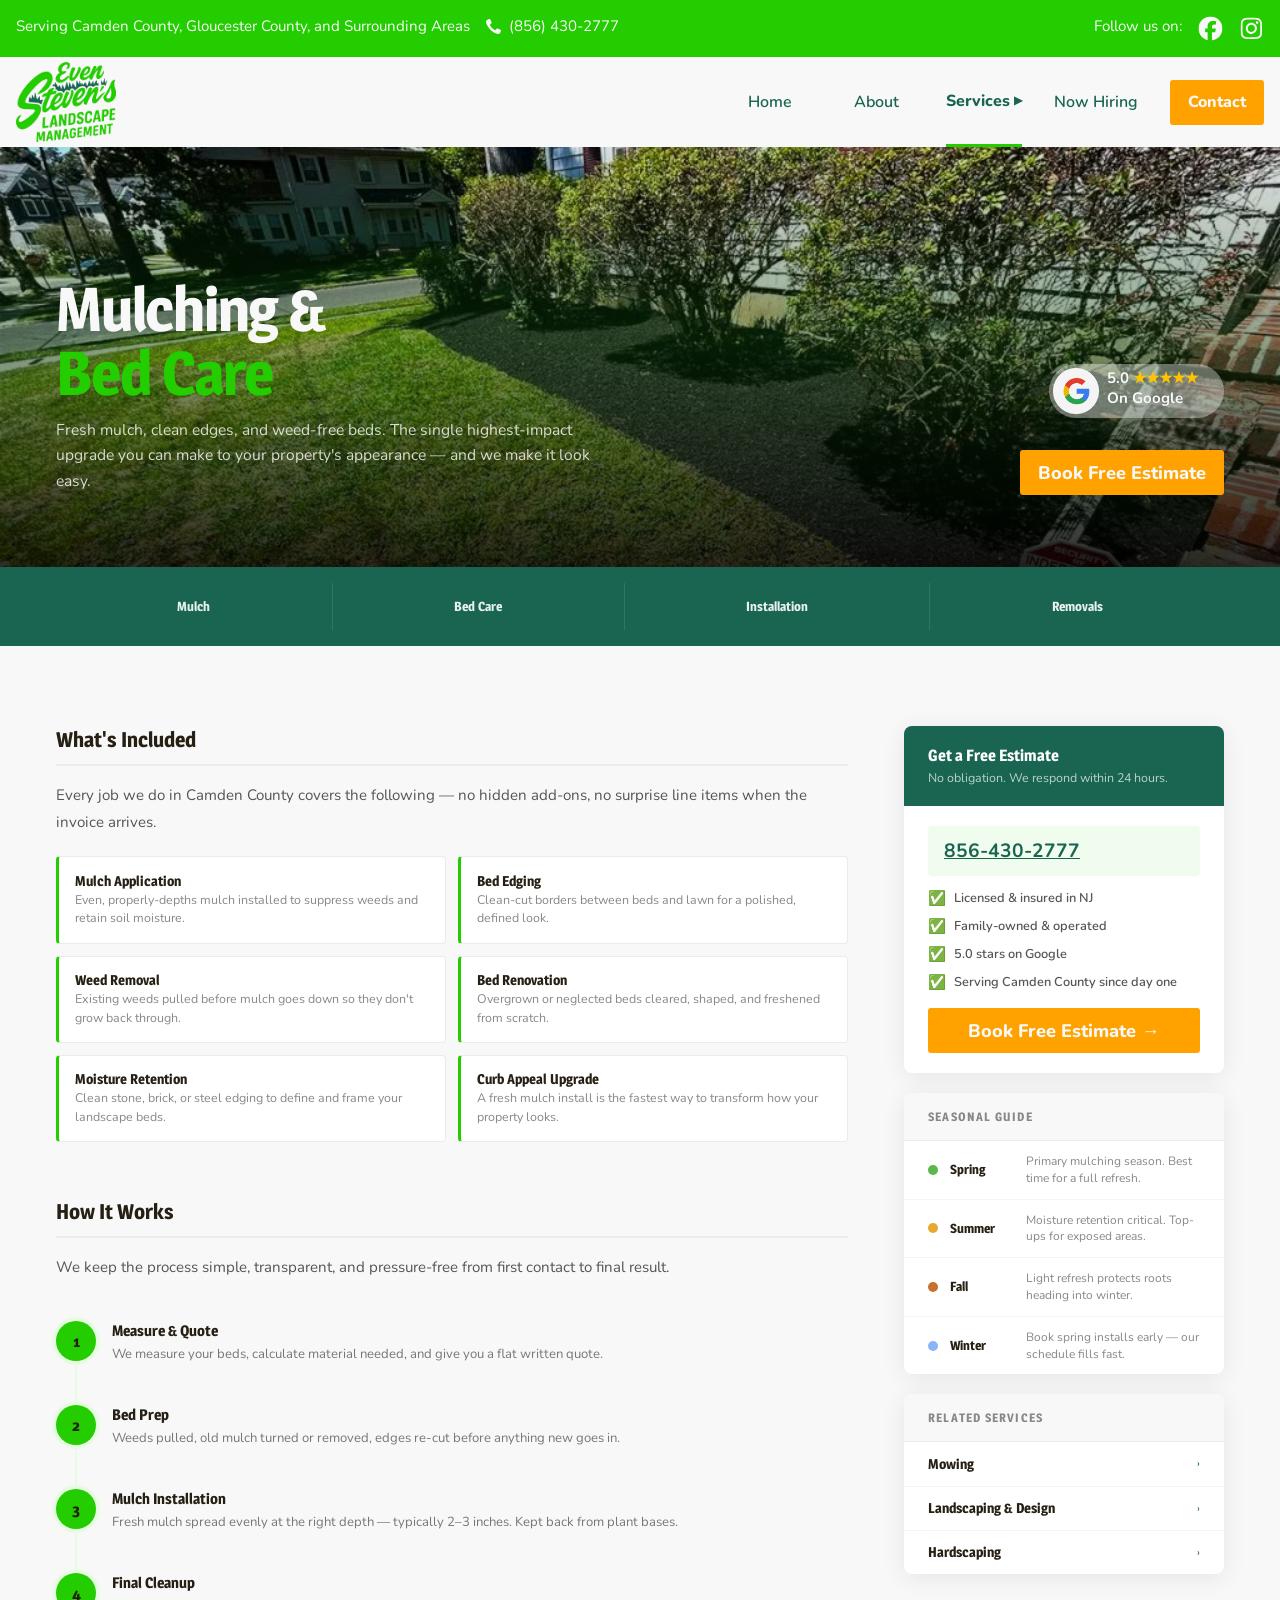
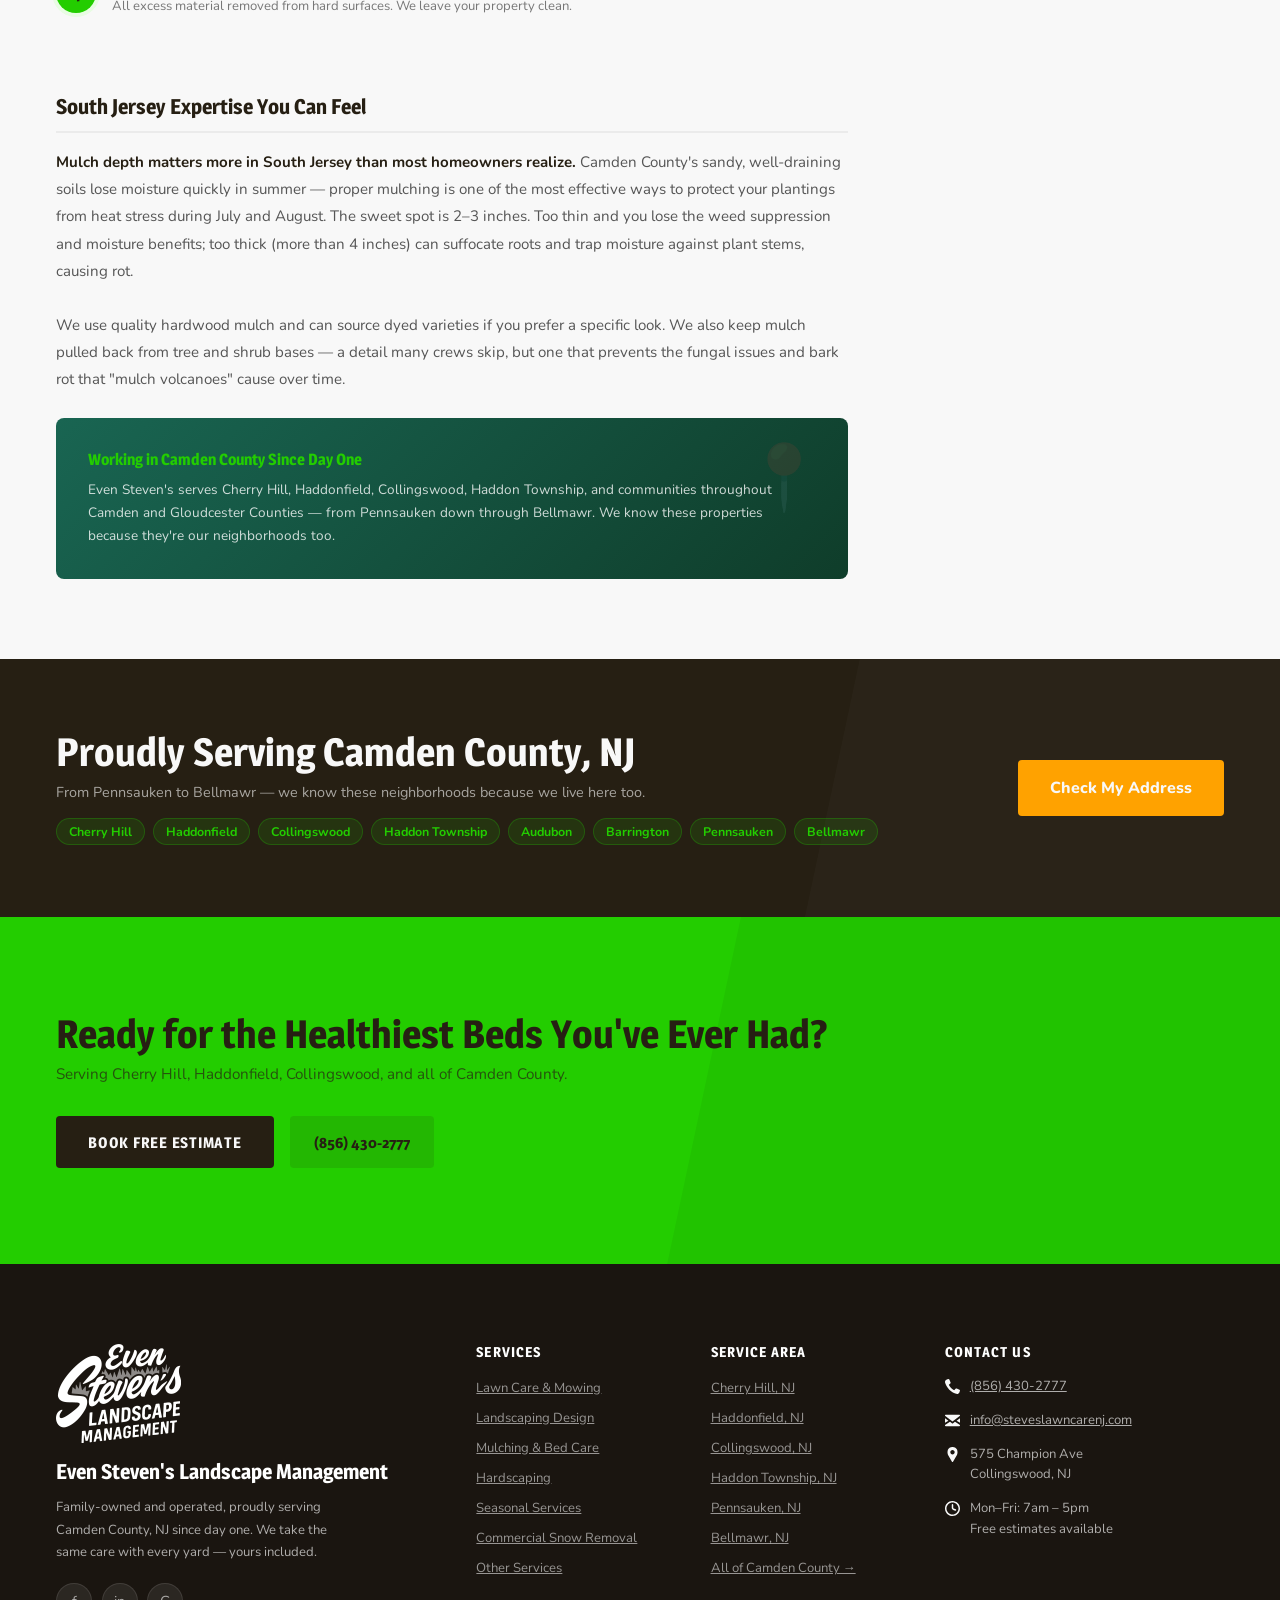
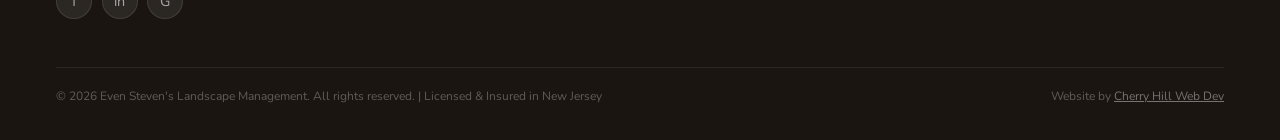
<file: services/south-jersey-mulching.html>
<!DOCTYPE html>
<html lang="en">
<head>
  <meta charset="UTF-8" />
  <meta name="viewport" content="width=device-width, initial-scale=1.0" />
  <meta name="description" content="Stop weeds and boost plant health. Our professional mulching and edging services give your home an instant facelift. Schedule a cleanup!">
  <title>Mulching and Bed Care Services in South Jersey | Even Steven's</title>
  <link rel="preconnect" href="https://fonts.googleapis.com" />
  <link rel="preconnect" href="https://fonts.gstatic.com" crossorigin />
  <link rel="stylesheet" href="/css/main.css">
  <link href="https://fonts.googleapis.com/css2?family=Magra:wght@400;700&family=Nunito:wght@300;400;600;700;800&display=swap" rel="stylesheet" />
  <link rel="icon" type="image/x-icon" href="/img/favicon.webp">
</head>
<body>
 
  <!-- ═══════════════════ HEADER ═══════════════════ -->
    <header>
        <div class="header-top flex between">
            <div class="flex gap-1rm">
                <p class="white-font">Serving Camden County, Gloucester County, and Surrounding Areas</p>    
                <a href="tel:856-430-2777" style="text-decoration: none;"><p class="white-font header-top-phn-holder"><span class='img-wrapper header-top-phn'><img class="header-top-phn" src="/img/icons/phone.svg"></span>(856) 430-2777 </p></a>
            </div>
            
            <div class="socials-holder flex center-justify gap-1rm">
                <p class="white-font">Follow us on:</p>
                <div class="img-wrapper header-soc-icon">
                    <a target="_blank" href="https://www.facebook.com/profile.php?id=100090442382123"><img src="/img/icons/facebook.svg"></a>
                </div>
                <div class="img-wrapper header-soc-icon">
                    <a target="_blank" href="https://www.instagram.com/evenstevenslandscapemgmt/"><img src="/img/icons/instagram.svg"></a>
                </div>
            </div>
        </div>
        <div class="header">
            <div class="header-left">
                <div class="img-wrapper logo">
                    <a href="/index.html"><img src="/img/even-stevens-logo-color.webp" alt="Even Steven's Landscape Management Logo" height="" width=""></a>
                </div>
            </div>
            <div class="header-right flex gap-1rm">
                <nav class="flex between">
                    <a href="/index.html" class="link large" title="Main page">Home</a>
                    <a href="/about.html" class="link large">About</a>
                    <div class="dropdown">
                        <a class="link large selected">Services</a>
                        <ul class="dropdown-menu">
                            <li><a href="/services/south-jersey-lawncare-mowing.html">Lawn Care & Mowing</a></li>
                            <li><a href="/services/south-jersey-landscaping.html">Landscaping & Design</a></li>
                            <li><a href="/services/south-jersey-mulching.html">Mulching & Bed Care</a></li>
                            <li><a href="/services/south-jersey-hardscaping.html">Hardscaping</a></li>
                            <li><a href="/services/south-jersey-seasonal.html">Seasonal Services</a></li>
                            <li><a href="/services/south-jersey-commercial-snow-removal.html">Commercial Snow Removal</a></li>
                            <li><a href="/services/south-jersey-other-landscaping-services.html">Other Services</a></li>
                        </ul>
                    </div>
                    <a href="/hiring.html" class="link large">Now Hiring</a>
                    <a href="#contact" class="header-contact auto-margin large"><span class="h-con-text">Contact</span></a>
                    <button class="hamburger" aria-label="Menu" aria-expanded="false" aria-controls="main-navigation">
                        <span class="hamburger-line"></span>
                        <span class="hamburger-line"></span>
                        <span class="hamburger-line"></span>
                    </button>
                    <div class="mobile-nav">
                        <nav>
                            <ul>
                                <li>
                                    <a href="/index.html">Home</a>
                                </li>
                                <li>
                                    <a href="/about.html">About</a>
                                </li>
                                <li class="mobile-dropdown-link">
                                    <a class="mobile-link dropdown-click">Services ▼</a>
                                    <span class="mobile-dropdown">
                                        <ul>
                                            <li>
                                                <a href="/services/south-jersey-lawncare-mowing.html" class="dropdown-link">Lawn Care & Mowing</a>
                                            </li>
                                            <li>
                                                <a href="/services/south-jersey-landscaping.html"  class="dropdown-link">Landscaping & Design</a>
                                            </li>
                                            <li>
                                                <a href="/services/south-jersey-mulching.html"  class="dropdown-link">Mulching & Bed Care</a>
                                            </li>
                                            <li>
                                                <a href="/services/south-jersey-hardscaping.html"  class="dropdown-link">Hardscaping</a>
                                            </li>
                                            <li>
                                                <a href="/services/south-jersey-seasonal.html"  class="dropdown-link">Seasonal Services</a>
                                            </li>
                                            <li>
                                                    <a href="/services/south-jersey-commercial-snow-removal.html"  class="dropdown-link">Commercial Snow Removal</a>
                                                </li>
                                            <li>
                                                <a href="/services/south-jersey-other-landscaping-services.html"  class="dropdown-link">Other Services</a>
                                            </li>
                                        </ul>
                                    </span>
                                </li>
                                <li>
                                    <a href="/hiring.html">Now Hiring</a>
                                </li>
                                <li>
                                    <a href="/contact.html">Contact</a>
                                </li>
                            </ul>
                        </nav>
                    </div>
                </nav>
            </div>
        </div>
    </header>
 
    <section class="service-hero" id="serviceHero">
          <div class="service-hero-bg">
              <img src="/img/services/mulching.webp" style="object-position: 50% 30%;" alt="Lawn Mowing in Cherry Hill and Camden County NJ"/>
              </div>
              <div class="service-hero-content">
              <div class="content-container">
                  <div class="hero-left service-hero-left">
                  <h1>Mulching &amp;<br/><em>Bed Care</em></h1>
                  <p class="service-hero-tagline">Fresh mulch, clean edges, and weed-free beds. The single highest-impact upgrade you can make to your property's appearance — and we make it look easy.</p>
                  </div>
                  <div class="service-hero-right">
                  <div class="google-chip grid">
                      <div class="g-chip-img img-wrapper">
                          <img src="/img/icons/google.png">
                      </div>
                      <div class="g-chip-text">
                          <p class="white-font bold">5.0 <span style="color:rgb(255, 196, 0)"> ★★★★★</span></p>
                          <p class="white-font bold">On Google</p>
                      </div>
                  </div>
                  <a href="/contact.html" class="header-contact med-scale mt-md" style="max-width: 300px;"><span class="h-con-text">Book Free Estimate</span></a>
                  </div>
              </div>
          </div>
    </section>

    <div class="include-bar" id="includeBar">
      <div class="content-container">
          <div class="include-item">
              <span class="inc-text auto-margin">Mulch</span>
          </div>
          <div class="include-item">
              <span class="inc-text auto-margin">Bed Care</span>
          </div>
          <div class="include-item">
              <span class="inc-text auto-margin">Installation</span>
          </div>
          <div class="include-item">
              <span class="inc-text auto-margin">Removals</span>
          </div>
          </div>
    </div>
    <div class="service-body">
        <div class="content-container">
            <div class="service-layout">
                <main class="service-main" id="serviceMain">
                    <div class="service-section">
                        <h2>What's Included</h2>
                        <p>Every job we do in Camden County covers the following — no hidden add-ons, no surprise line items when the invoice arrives.</p>
                        <div class="included-grid">
                            <div class="included-item">
                                <div class="ii-text">
                                    <h4>Mulch Application</h4>
                                    <p>Even, properly-depths mulch installed to suppress weeds and retain soil moisture.</p>
                                </div>
                            </div>
                            <div class="included-item">
                                <div class="ii-text">
                                    <h4>Bed Edging</h4>
                                    <p>Clean-cut borders between beds and lawn for a polished, defined look.</p>
                                </div>
                            </div>
                            <div class="included-item">
                                <div class="ii-text">
                                    <h4>Weed Removal</h4>
                                    <p>Existing weeds pulled before mulch goes down so they don't grow back through.</p>
                                </div>
                            </div>
                            <div class="included-item">
                                <div class="ii-text">
                                    <h4>Bed Renovation</h4>
                                    <p>Overgrown or neglected beds cleared, shaped, and freshened from scratch.</p>
                                </div>
                            </div>
                            <div class="included-item">
                                <div class="ii-text">
                                    <h4>Moisture Retention</h4>
                                    <p>Clean stone, brick, or steel edging to define and frame your landscape beds.</p>
                                </div>
                            </div>
                            <div class="included-item">
                                <div class="ii-text">
                                    <h4>Curb Appeal Upgrade</h4>
                                    <p>A fresh mulch install is the fastest way to transform how your property looks.</p>
                                </div>
                            </div>
                        </div>
                    </div>
            
                    <!-- How It Works -->
                    <div class="service-section">
                        <h2>How It Works</h2>
                        <p>We keep the process simple, transparent, and pressure-free from first contact to final result.</p>
                        <div class="process-steps">
                            <div class="process-step">
                                <div class="step-num">1</div>
                                <div class="step-content">
                                    <h4>Measure & Quote</h4>
                                    <p>We measure your beds, calculate material needed, and give you a flat written quote.</p>
                                </div>
                            </div>
                            <div class="process-step">
                                <div class="step-num">2</div>
                                <div class="step-content">
                                    <h4>Bed Prep</h4>
                                    <p>Weeds pulled, old mulch turned or removed, edges re-cut before anything new goes in.</p>
                                </div>
                            </div>
                            <div class="process-step">
                                <div class="step-num">3</div>
                                <div class="step-content">
                                    <h4>Mulch Installation</h4>
                                    <p>Fresh mulch spread evenly at the right depth — typically 2–3 inches. Kept back from plant bases.</p>
                                </div>
                            </div>
                            <div class="process-step">
                                <div class="step-num">4</div>
                                <div class="step-content">
                                    <h4>Final Cleanup</h4>
                                    <p>All excess material removed from hard surfaces. We leave your property clean.</p>
                                </div>
                            </div>
                        </div>
                    </div>
            
                    <!-- Local Expertise -->
                    <div class="service-section">
                        <h2>South Jersey Expertise You Can Feel</h2>
                        <p><strong>Mulch depth matters more in South Jersey than most homeowners realize.</strong> Camden County's sandy, well-draining soils lose moisture quickly in summer — proper mulching is one of the most effective ways to protect your plantings from heat stress during July and August. The sweet spot is 2–3 inches. Too thin and you lose the weed suppression and moisture benefits; too thick (more than 4 inches) can suffocate roots and trap moisture against plant stems, causing rot.<br/><br/>We use quality hardwood mulch and can source dyed varieties if you prefer a specific look. We also keep mulch pulled back from tree and shrub bases — a detail many crews skip, but one that prevents the fungal issues and bark rot that "mulch volcanoes" cause over time.</p>
                        <div class="local-callout">
                            <h4>Working in Camden County Since Day One</h4>
                            <p>Even Steven's serves Cherry Hill, Haddonfield, Collingswood, Haddon Township, and communities throughout Camden and Gloudcester Counties — from Pennsauken down through Bellmawr. We know these properties because they're our neighborhoods too.</p>
                        </div>
                    </div>
                </main>
                <aside class="service-sidebar" id="serviceSidebar">
                    <!-- Estimate card -->
                    <div class="sidebar-card">
                        <div class="sc-header">
                        <h3>Get a Free Estimate</h3>
                        <p>No obligation. We respond within 24 hours.</p>
                        </div>
                        <div class="sc-body">
                        <div class="sc-phone"><a href="tel:8564302777" style="color:inherit;">856-430-2777</a></div>
                        <div class="sc-features">
                            <div class="sc-feature"><span class="check">✅</span> Licensed &amp; insured in NJ</div>
                            <div class="sc-feature"><span class="check">✅</span> Family-owned &amp; operated</div>
                            <div class="sc-feature"><span class="check">✅</span> 5.0 stars on Google</div>
                            <div class="sc-feature"><span class="check">✅</span> Serving Camden County since day one</div>
                        </div>
                        <a href="/contact.html" class="header-contact med-scale mt-md" style="max-width: 300px;"><span class="h-con-text">Book Free Estimate →</span></a>
                        </div>
                    </div>
                
                    <!-- Seasonal guide -->
                    <div class="season-card">
                        <div class="season-title">Seasonal Guide</div>
                        <div class="season-rows">
                            <div class="season-row">
                                <div class="season-dot" style="background:#5ab84b"></div>
                                <div class="season-name">Spring</div>
                                <div class="season-note">Primary mulching season. Best time for a full refresh.</div>
                            </div>
                            <div class="season-row">
                                <div class="season-dot" style="background:#e8a830"></div>
                                <div class="season-name">Summer</div>
                                <div class="season-note">Moisture retention critical. Top-ups for exposed areas.</div>
                            </div>
                            <div class="season-row">
                                <div class="season-dot" style="background:#c87030"></div>
                                <div class="season-name">Fall</div>
                                <div class="season-note">Light refresh protects roots heading into winter.</div>
                            </div>
                            <div class="season-row">
                                <div class="season-dot" style="background:#8ab4f8"></div>
                                <div class="season-name">Winter</div>
                                <div class="season-note">Book spring installs early — our schedule fills fast.</div>
                            </div>
                        </div>
                    </div>
                
                    <!-- Related services -->
                    <div class="sidebar-card">
                        <div class="season-title" style="padding:1rem 1.5rem;">Related Services</div>
                        <a href="/services/south-jersey-lawncare-mowing.html" class="related-svc" style="text-decoration: none;">
                            <span class="rs-name">Mowing</span>
                            <span class="rs-arrow">›</span>
                        </a>
                        <a href="/services/south-jersey-landscaping.html" class="related-svc" style="text-decoration: none;">
                            <span class="rs-name">Landscaping & Design</span>
                            <span class="rs-arrow">›</span>
                        </a>
                        <a href="/services/south-jersey-hardscaping.html" class="related-svc" style="text-decoration: none;">
                            <span class="rs-name">Hardscaping</span>
                            <span class="rs-arrow">›</span>
                        </a>
                    </div>
                </aside>
            </div>
        </div>
    </div>
    <section class="area-banner">
      <div class="content-container">
        <div class="area-banner-text">
          <h2 class="white-font">Proudly Serving Camden County, NJ</h2>
          <p>From Pennsauken to Bellmawr — we know these neighborhoods because we live here too.</p>
          <div class="area-tags">
            <span class="area-tag">Cherry Hill</span>
            <span class="area-tag">Haddonfield</span>
            <span class="area-tag">Collingswood</span>
            <span class="area-tag">Haddon Township</span>
            <span class="area-tag">Audubon</span>
            <span class="area-tag">Barrington</span>
            <span class="area-tag">Pennsauken</span>
            <span class="area-tag">Bellmawr</span>
          </div>
        </div>
        <a href="index.html#contact" class="cta-btn cta-btn-lg">Check My Address</a>
      </div>
    </section>
    <section class="cta-banner">
        <div class="content-container">
        <div class="cta-banner-text">
            <h2>Ready for the Healthiest Beds You've Ever Had?</h2>
            <p>Serving Cherry Hill, Haddonfield, Collingswood, and all of Camden County.</p>
        </div>
        <div class="cta-banner-actions">
            <a href="#contact" class="cta-btn-dark">Book Free Estimate</a>
            <a href="tel:8564302777" class="cta-phone-link">(856) 430-2777</a>
        </div>
        </div>
    </section>
    <footer>
        <div class="content-container">
        <div class="footer-grid">
            <div class="footer-brand">
                <div class="footer-logo img-wrapper" style="max-width: 125px; margin-bottom: 1rem;">
                    <img src="/img/even-stevens-logo-white.webp">
                </div>
                <div class="footer-logo-name">Even Steven's Landscape Management</div>
                <p>Family-owned and operated, proudly serving Camden County, NJ since day one. We take the same care with every yard — yours included.</p>
                <div class="footer-social">
                    <a target="_blank" href="https://www.facebook.com/profile.php?id=100090442382123" class="soc-btn"  style="text-decoration: none;" aria-label="Facebook">f</a>
                    <a target="_blank" href="https://www.instagram.com/evenstevenslandscapemgmt/" class="soc-btn" style="text-decoration: none;" aria-label="Instagram">in</a>
                    <a target="_blank" href="https://share.google/vdDoGLUcUjtM50Yem" class="soc-btn" style="text-decoration: none;" aria-label="Google">G</a>
                </div>
            </div>

            <!-- Services -->
            <div class="footer-col">
            <h4>Services</h4>
            <ul>
                <li><a href="/services/south-jersey-lawncare-mowing.html">Lawn Care &amp; Mowing</a></li>
                <li><a href="/services/south-jersey-landscaping.html">Landscaping Design</a></li>
                <li><a href="/services/south-jersey-mulching.html">Mulching &amp; Bed Care</a></li>
                <li><a href="/services/south-jersey-hardscaping.html">Hardscaping</a></li>
                <li><a href="/services/south-jersey-seasonal.html">Seasonal Services</a></li>
                <li><a href="/services/south-jersey-commercial-snow-removal.html">Commercial Snow Removal</a></li>
                <li><a href="/services/south-jersey-other-landscaping-services.html">Other Services</a></li>
            </ul>
            </div>

            <!-- Areas -->
            <div class="footer-col">
            <h4>Service Area</h4>
            <ul>
                <li><a href="#">Cherry Hill, NJ</a></li>
                <li><a href="#">Haddonfield, NJ</a></li>
                <li><a href="#">Collingswood, NJ</a></li>
                <li><a href="#">Haddon Township, NJ</a></li>
                <li><a href="#">Pennsauken, NJ</a></li>
                <li><a href="#">Bellmawr, NJ</a></li>
                <li><a href="#">All of Camden County →</a></li>
            </ul>
            </div>

            <!-- Contact -->
            <div class="footer-col">
            <h4>Contact Us</h4>
            <div class="footer-contact-item">
                <span class="img-wrapper" style="margin-top: 3px;"><img src="/img/icons/phone.svg" style="max-width: 15px;"></span>
                <div class="fc-text"><a href="tel:8564302777">(856) 430-2777 </a></div>
            </div>
            <div class="footer-contact-item">
                <span class="img-wrapper" style="margin-top: 3px;"><img src="/img/icons/email.svg" style="max-width: 15px;"></span>
                <div class="fc-text"><a href="mailto:info@steveslawncarenj.com">info@steveslawncarenj.com</a></div>
            </div>
            <div class="footer-contact-item">
                <span class="img-wrapper" style="margin-top: 3px;"><img src="/img/icons/map.svg" style="max-width: 15px;"></span>
                <div class="fc-text">575 Champion Ave<br/>Collingswood, NJ</div>
            </div>
            <div class="footer-contact-item">
                <span class="img-wrapper" style="margin-top: 3px;"><img src="/img/icons/clock.svg" style="max-width: 15px;"></span>
                <div class="fc-text">Mon–Fri: 7am – 5pm<br/>Free estimates available</div>
            </div>
            </div>

        </div>

        <!-- Bottom bar -->
        <div class="footer-bottom">
            <p>© 2026 Even Steven's Landscape Management. All rights reserved. | Licensed &amp; Insured in New Jersey</p>
            <p>Website by <a href="https://cherryhillwebdev.com">Cherry Hill Web Dev</a></p>
        </div>
        </div>
    </footer>
  <script src="/js/script.js"></script>
</body>
</html>
</file>
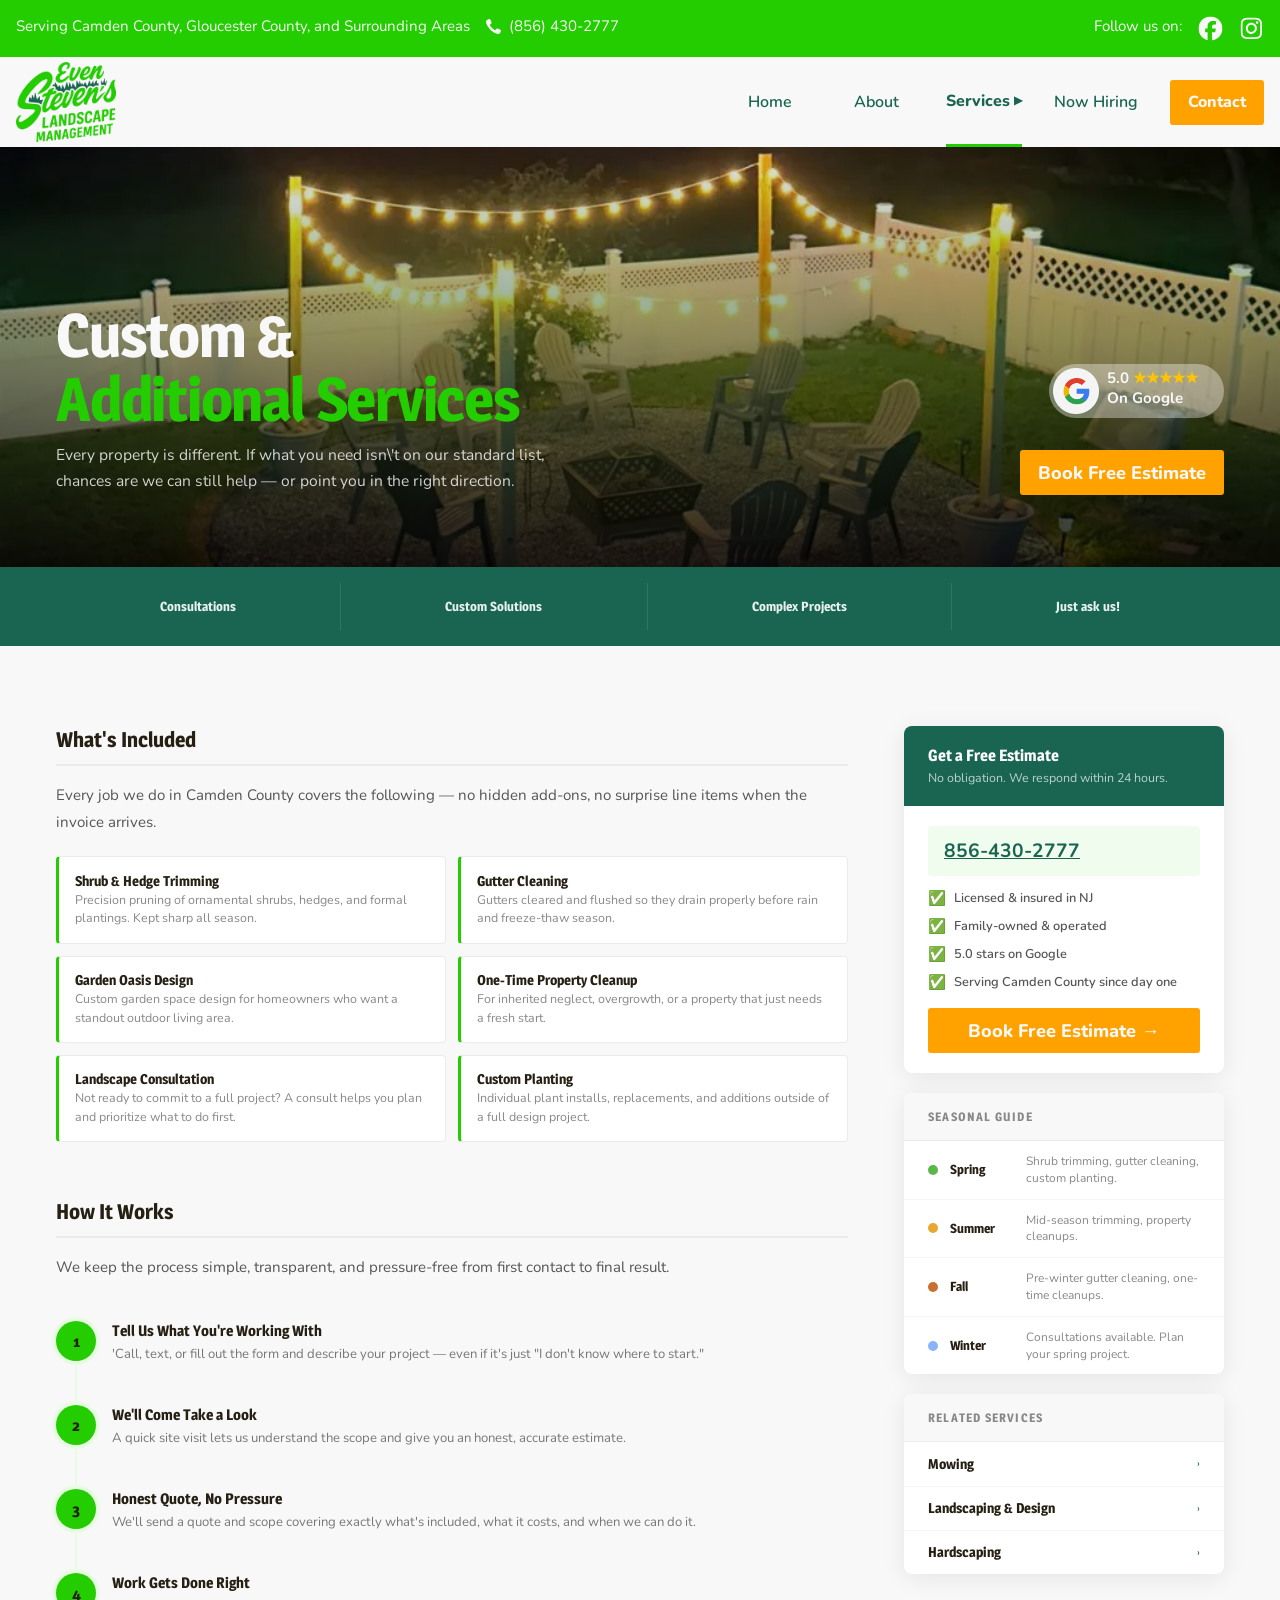
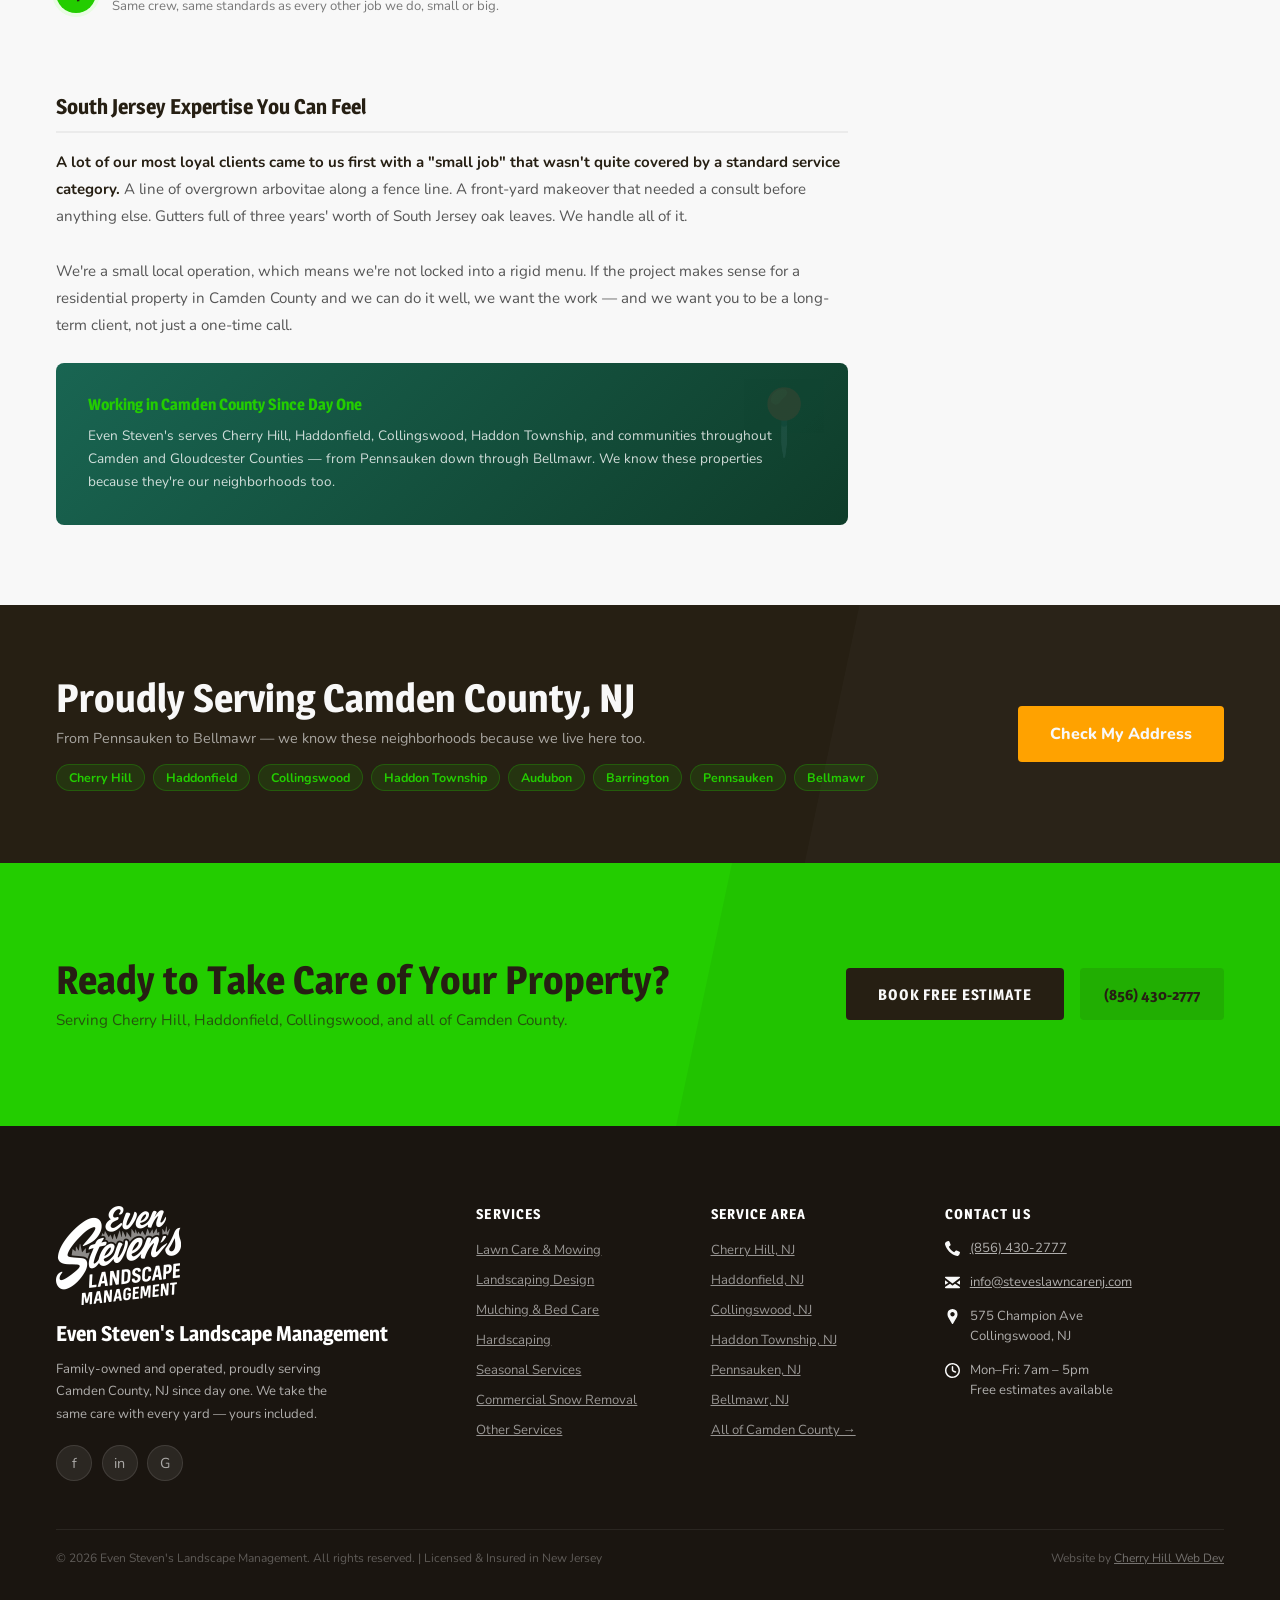
<file: services/south-jersey-other-landscaping-services.html>
<!DOCTYPE html>
<html lang="en">
<head>
  <meta charset="UTF-8" />
  <meta name="viewport" content="width=device-width, initial-scale=1.0" />
  <meta name="description" content="From hedge trimming to debris removal, we handle the unique tasks your property needs. Professional care for every corner of your yard.">
  <title>Miscellaneous Landscaping Services in South Jersey | Even Steven's</title>
  <link rel="preconnect" href="https://fonts.googleapis.com" />
  <link rel="preconnect" href="https://fonts.gstatic.com" crossorigin />
  <link rel="stylesheet" href="/css/main.css">
  <link href="https://fonts.googleapis.com/css2?family=Magra:wght@400;700&family=Nunito:wght@300;400;600;700;800&display=swap" rel="stylesheet" />
  <link rel="icon" type="image/x-icon" href="/img/favicon.webp">
</head>
<body>
 
  <!-- ═══════════════════ HEADER ═══════════════════ -->
    <header>
        <div class="header-top flex between">
            <div class="flex gap-1rm">
                <p class="white-font">Serving Camden County, Gloucester County, and Surrounding Areas</p>    
                <a href="tel:856-430-2777" style="text-decoration: none;"><p class="white-font header-top-phn-holder"><span class='img-wrapper header-top-phn'><img class="header-top-phn" src="/img/icons/phone.svg"></span>(856) 430-2777 </p></a>
            </div>
            
            <div class="socials-holder flex center-justify gap-1rm">
                <p class="white-font">Follow us on:</p>
                <div class="img-wrapper header-soc-icon">
                    <a target="_blank" href="https://www.facebook.com/profile.php?id=100090442382123"><img src="/img/icons/facebook.svg"></a>
                </div>
                <div class="img-wrapper header-soc-icon">
                    <a target="_blank" href="https://www.instagram.com/evenstevenslandscapemgmt/"><img src="/img/icons/instagram.svg"></a>
                </div>
            </div>
        </div>
        <div class="header">
            <div class="header-left">
                <div class="img-wrapper logo">
                    <a href="/index.html"><img src="/img/even-stevens-logo-color.webp" alt="Even Steven's Landscape Management Logo" height="" width=""></a>
                </div>
            </div>
            <div class="header-right flex gap-1rm">
                <nav class="flex between">
                    <a href="/index.html" class="link large" title="Main page">Home</a>
                    <a href="/about.html" class="link large">About</a>
                    <div class="dropdown">
                        <a class="link large selected">Services</a>
                        <ul class="dropdown-menu">
                            <li><a href="/services/south-jersey-lawncare-mowing.html">Lawn Care & Mowing</a></li>
                            <li><a href="/services/south-jersey-landscaping.html">Landscaping & Design</a></li>
                            <li><a href="/services/south-jersey-mulching.html">Mulching & Bed Care</a></li>
                            <li><a href="/services/south-jersey-hardscaping.html">Hardscaping</a></li>
                            <li><a href="/services/south-jersey-seasonal.html">Seasonal Services</a></li>
                            <li><a href="/services/south-jersey-commercial-snow-removal.html">Commercial Snow Removal</a></li>
                            <li><a href="/services/south-jersey-other-landscaping-services.html">Other Services</a></li>
                        </ul>
                    </div>
                    <a href="/hiring.html" class="link large">Now Hiring</a>
                    <a href="#contact" class="header-contact auto-margin large"><span class="h-con-text">Contact</span></a>
                    <button class="hamburger" aria-label="Menu" aria-expanded="false" aria-controls="main-navigation">
                        <span class="hamburger-line"></span>
                        <span class="hamburger-line"></span>
                        <span class="hamburger-line"></span>
                    </button>
                    <div class="mobile-nav">
                        <nav>
                            <ul>
                                <li>
                                    <a href="/index.html">Home</a>
                                </li>
                                <li>
                                    <a href="/about.html">About</a>
                                </li>
                                <li class="mobile-dropdown-link">
                                    <a class="mobile-link dropdown-click">Services ▼</a>
                                    <span class="mobile-dropdown">
                                        <ul>
                                            <li>
                                                <a href="/services/south-jersey-lawncare-mowing.html" class="dropdown-link">Lawn Care & Mowing</a>
                                            </li>
                                            <li>
                                                <a href="/services/south-jersey-landscaping.html"  class="dropdown-link">Landscaping & Design</a>
                                            </li>
                                            <li>
                                                <a href="/services/south-jersey-mulching.html"  class="dropdown-link">Mulching & Bed Care</a>
                                            </li>
                                            <li>
                                                <a href="/services/south-jersey-hardscaping.html"  class="dropdown-link">Hardscaping</a>
                                            </li>
                                            <li>
                                                <a href="/services/south-jersey-seasonal.html"  class="dropdown-link">Seasonal Services</a>
                                            </li>
                                            <li>
                                                    <a href="/services/south-jersey-commercial-snow-removal.html"  class="dropdown-link">Commercial Snow Removal</a>
                                                </li>
                                            <li>
                                                <a href="/services/south-jersey-other-landscaping-services.html"  class="dropdown-link">Other Services</a>
                                            </li>
                                        </ul>
                                    </span>
                                </li>
                                <li>
                                    <a href="/hiring.html">Now Hiring</a>
                                </li>
                                <li>
                                    <a href="/contact.html">Contact</a>
                                </li>
                            </ul>
                        </nav>
                    </div>
                </nav>
            </div>
        </div>
    </header>
 
    <section class="service-hero" id="serviceHero">
          <div class="service-hero-bg">
              <img src="/img/index/service-cards/other.webp" style="object-position: 50% 40%;" alt="Lawn Mowing in Cherry Hill and Camden County NJ"/>
              </div>
              <div class="service-hero-content">
              <div class="content-container">
                  <div class="hero-left service-hero-left">
                  <h1>Custom &amp;<br/><em>Additional Services</em></h1>
                  <p class="service-hero-tagline">Every property is different. If what you need isn\'t on our standard list, chances are we can still help — or point you in the right direction.</p>
                  </div>
                  <div class="service-hero-right">
                  <div class="google-chip grid">
                      <div class="g-chip-img img-wrapper">
                          <img src="/img/icons/google.png">
                      </div>
                      <div class="g-chip-text">
                          <p class="white-font bold">5.0 <span style="color:rgb(255, 196, 0)"> ★★★★★</span></p>
                          <p class="white-font bold">On Google</p>
                      </div>
                  </div>
                  <a href="/contact.html" class="header-contact med-scale mt-md" style="max-width: 300px;"><span class="h-con-text">Book Free Estimate</span></a>
                  </div>
              </div>
          </div>
    </section>

    <div class="include-bar" id="includeBar">
      <div class="content-container">
          <div class="include-item">
              <span class="inc-text auto-margin">Consultations</span>
          </div>
          <div class="include-item">
              <span class="inc-text auto-margin">Custom Solutions</span>
          </div>
          <div class="include-item">
              <span class="inc-text auto-margin">Complex Projects</span>
          </div>
          <div class="include-item">
              <span class="inc-text auto-margin">Just ask us!</span>
          </div>
          </div>
    </div>
    <div class="service-body">
        <div class="content-container">
            <div class="service-layout">
                <main class="service-main" id="serviceMain">
                    <div class="service-section">
                        <h2>What's Included</h2>
                        <p>Every job we do in Camden County covers the following — no hidden add-ons, no surprise line items when the invoice arrives.</p>
                        <div class="included-grid">
                            <div class="included-item">
                                <div class="ii-text">
                                    <h4>Shrub & Hedge Trimming</h4>
                                    <p>Precision pruning of ornamental shrubs, hedges, and formal plantings. Kept sharp all season.</p>
                                </div>
                            </div>
                            <div class="included-item">
                                <div class="ii-text">
                                    <h4>Gutter Cleaning</h4>
                                    <p>Gutters cleared and flushed so they drain properly before rain and freeze-thaw season.</p>
                                </div>
                            </div>
                            <div class="included-item">
                                <div class="ii-text">
                                    <h4>Garden Oasis Design</h4>
                                    <p>Custom garden space design for homeowners who want a standout outdoor living area.</p>
                                </div>
                            </div>
                            <div class="included-item">
                                <div class="ii-text">
                                    <h4>One-Time Property Cleanup</h4>
                                    <p>For inherited neglect, overgrowth, or a property that just needs a fresh start.</p>
                                </div>
                            </div>
                            <div class="included-item">
                                <div class="ii-text">
                                    <h4>Landscape Consultation</h4>
                                    <p>Not ready to commit to a full project? A consult helps you plan and prioritize what to do first.</p>
                                </div>
                            </div>
                            <div class="included-item">
                                <div class="ii-text">
                                    <h4>Custom Planting</h4>
                                    <p>Individual plant installs, replacements, and additions outside of a full design project.</p>
                                </div>
                            </div>
                        </div>
                    </div>
            
                    <!-- How It Works -->
                    <div class="service-section">
                        <h2>How It Works</h2>
                        <p>We keep the process simple, transparent, and pressure-free from first contact to final result.</p>
                        <div class="process-steps">
                            <div class="process-step">
                                <div class="step-num">1</div>
                                <div class="step-content">
                                    <h4>Tell Us What You're Working With</h4>
                                    <p>'Call, text, or fill out the form and describe your project — even if it's just "I don't know where to start."</p>
                                </div>
                            </div>
                            <div class="process-step">
                                <div class="step-num">2</div>
                                <div class="step-content">
                                    <h4>We'll Come Take a Look</h4>
                                    <p>A quick site visit lets us understand the scope and give you an honest, accurate estimate.</p>
                                </div>
                            </div>
                            <div class="process-step">
                                <div class="step-num">3</div>
                                <div class="step-content">
                                    <h4>Honest Quote, No Pressure</h4>
                                    <p>We'll send a quote and scope covering exactly what's included, what it costs, and when we can do it.</p>
                                </div>
                            </div>
                            <div class="process-step">
                                <div class="step-num">4</div>
                                <div class="step-content">
                                    <h4>Work Gets Done Right</h4>
                                    <p>Same crew, same standards as every other job we do, small or big.</p>
                                </div>
                            </div>
                        </div>
                    </div>
            
                    <!-- Local Expertise -->
                    <div class="service-section">
                        <h2>South Jersey Expertise You Can Feel</h2>
                        <p><strong>A lot of our most loyal clients came to us first with a "small job" that wasn't quite covered by a standard service category.</strong> A line of overgrown arbovitae along a fence line. A front-yard makeover that needed a consult before anything else. Gutters full of three years' worth of South Jersey oak leaves. We handle all of it.<br/><br/>We're a small local operation, which means we're not locked into a rigid menu. If the project makes sense for a residential property in Camden County and we can do it well, we want the work — and we want you to be a long-term client, not just a one-time call.</p>
                        <div class="local-callout">
                            <h4>Working in Camden County Since Day One</h4>
                            <p>Even Steven's serves Cherry Hill, Haddonfield, Collingswood, Haddon Township, and communities throughout Camden and Gloudcester Counties — from Pennsauken down through Bellmawr. We know these properties because they're our neighborhoods too.</p>
                        </div>
                    </div>
                </main>
                <aside class="service-sidebar" id="serviceSidebar">
                    <!-- Estimate card -->
                    <div class="sidebar-card">
                        <div class="sc-header">
                        <h3>Get a Free Estimate</h3>
                        <p>No obligation. We respond within 24 hours.</p>
                        </div>
                        <div class="sc-body">
                        <div class="sc-phone"><a href="tel:8564302777" style="color:inherit;">856-430-2777</a></div>
                        <div class="sc-features">
                            <div class="sc-feature"><span class="check">✅</span> Licensed &amp; insured in NJ</div>
                            <div class="sc-feature"><span class="check">✅</span> Family-owned &amp; operated</div>
                            <div class="sc-feature"><span class="check">✅</span> 5.0 stars on Google</div>
                            <div class="sc-feature"><span class="check">✅</span> Serving Camden County since day one</div>
                        </div>
                        <a href="/contact.html" class="header-contact med-scale mt-md" style="max-width: 300px;"><span class="h-con-text">Book Free Estimate →</span></a>
                        </div>
                    </div>
                
                    <!-- Seasonal guide -->
                    <div class="season-card">
                        <div class="season-title">Seasonal Guide</div>
                        <div class="season-rows">
                            <div class="season-row">
                                <div class="season-dot" style="background:#5ab84b"></div>
                                <div class="season-name">Spring</div>
                                <div class="season-note">Shrub trimming, gutter cleaning, custom planting.</div>
                            </div>
                            <div class="season-row">
                                <div class="season-dot" style="background:#e8a830"></div>
                                <div class="season-name">Summer</div>
                                <div class="season-note">Mid-season trimming, property cleanups.</div>
                            </div>
                            <div class="season-row">
                                <div class="season-dot" style="background:#c87030"></div>
                                <div class="season-name">Fall</div>
                                <div class="season-note">Pre-winter gutter cleaning, one-time cleanups.</div>
                            </div>
                            <div class="season-row">
                                <div class="season-dot" style="background:#8ab4f8"></div>
                                <div class="season-name">Winter</div>
                                <div class="season-note">Consultations available. Plan your spring project.</div>
                            </div>
                        </div>
                    </div>
                
                    <!-- Related services -->
                    <div class="sidebar-card">
                        <div class="season-title" style="padding:1rem 1.5rem;">Related Services</div>
                        <a href="/services/south-jersey-lawncare-mowing.html" class="related-svc" style="text-decoration: none;">
                            <span class="rs-name">Mowing</span>
                            <span class="rs-arrow">›</span>
                        </a>
                        <a href="/services/south-jersey-landscaping.html" class="related-svc" style="text-decoration: none;">
                            <span class="rs-name">Landscaping & Design</span>
                            <span class="rs-arrow">›</span>
                        </a>
                        <a href="/services/south-jersey-hardscaping.html" class="related-svc" style="text-decoration: none;">
                            <span class="rs-name">Hardscaping</span>
                            <span class="rs-arrow">›</span>
                        </a>
                    </div>
                </aside>
            </div>
        </div>
    </div>
    <section class="area-banner">
      <div class="content-container">
        <div class="area-banner-text">
          <h2 class="white-font">Proudly Serving Camden County, NJ</h2>
          <p>From Pennsauken to Bellmawr — we know these neighborhoods because we live here too.</p>
          <div class="area-tags">
            <span class="area-tag">Cherry Hill</span>
            <span class="area-tag">Haddonfield</span>
            <span class="area-tag">Collingswood</span>
            <span class="area-tag">Haddon Township</span>
            <span class="area-tag">Audubon</span>
            <span class="area-tag">Barrington</span>
            <span class="area-tag">Pennsauken</span>
            <span class="area-tag">Bellmawr</span>
          </div>
        </div>
        <a href="index.html#contact" class="cta-btn cta-btn-lg">Check My Address</a>
      </div>
    </section>
    <section class="cta-banner">
        <div class="content-container">
        <div class="cta-banner-text">
            <h2>Ready to Take Care of Your Property?</h2>
            <p>Serving Cherry Hill, Haddonfield, Collingswood, and all of Camden County.</p>
        </div>
        <div class="cta-banner-actions">
            <a href="#contact" class="cta-btn-dark">Book Free Estimate</a>
            <a href="tel:8564302777" class="cta-phone-link">(856) 430-2777</a>
        </div>
        </div>
    </section>
    <footer>
        <div class="content-container">
        <div class="footer-grid">
            <div class="footer-brand">
                <div class="footer-logo img-wrapper" style="max-width: 125px; margin-bottom: 1rem;">
                    <img src="/img/even-stevens-logo-white.webp">
                </div>
                <div class="footer-logo-name">Even Steven's Landscape Management</div>
                <p>Family-owned and operated, proudly serving Camden County, NJ since day one. We take the same care with every yard — yours included.</p>
                <div class="footer-social">
                    <a target="_blank" href="https://www.facebook.com/profile.php?id=100090442382123" class="soc-btn"  style="text-decoration: none;" aria-label="Facebook">f</a>
                    <a target="_blank" href="https://www.instagram.com/evenstevenslandscapemgmt/" class="soc-btn" style="text-decoration: none;" aria-label="Instagram">in</a>
                    <a target="_blank" href="https://share.google/vdDoGLUcUjtM50Yem" class="soc-btn" style="text-decoration: none;" aria-label="Google">G</a>
                </div>
            </div>

            <!-- Services -->
            <div class="footer-col">
            <h4>Services</h4>
            <ul>
                <li><a href="/services/south-jersey-lawncare-mowing.html">Lawn Care &amp; Mowing</a></li>
                <li><a href="/services/south-jersey-landscaping.html">Landscaping Design</a></li>
                <li><a href="/services/south-jersey-mulching.html">Mulching &amp; Bed Care</a></li>
                <li><a href="/services/south-jersey-hardscaping.html">Hardscaping</a></li>
                <li><a href="/services/south-jersey-seasonal.html">Seasonal Services</a></li>
                <li><a href="/services/south-jersey-commercial-snow-removal.html">Commercial Snow Removal</a></li>
                <li><a href="/services/south-jersey-other-landscaping-services.html">Other Services</a></li>
            </ul>
            </div>

            <!-- Areas -->
            <div class="footer-col">
            <h4>Service Area</h4>
            <ul>
                <li><a href="#">Cherry Hill, NJ</a></li>
                <li><a href="#">Haddonfield, NJ</a></li>
                <li><a href="#">Collingswood, NJ</a></li>
                <li><a href="#">Haddon Township, NJ</a></li>
                <li><a href="#">Pennsauken, NJ</a></li>
                <li><a href="#">Bellmawr, NJ</a></li>
                <li><a href="#">All of Camden County →</a></li>
            </ul>
            </div>

            <!-- Contact -->
            <div class="footer-col">
            <h4>Contact Us</h4>
            <div class="footer-contact-item">
                <span class="img-wrapper" style="margin-top: 3px;"><img src="/img/icons/phone.svg" style="max-width: 15px;"></span>
                <div class="fc-text"><a href="tel:8564302777">(856) 430-2777 </a></div>
            </div>
            <div class="footer-contact-item">
                <span class="img-wrapper" style="margin-top: 3px;"><img src="/img/icons/email.svg" style="max-width: 15px;"></span>
                <div class="fc-text"><a href="mailto:info@steveslawncarenj.com">info@steveslawncarenj.com</a></div>
            </div>
            <div class="footer-contact-item">
                <span class="img-wrapper" style="margin-top: 3px;"><img src="/img/icons/map.svg" style="max-width: 15px;"></span>
                <div class="fc-text">575 Champion Ave<br/>Collingswood, NJ</div>
            </div>
            <div class="footer-contact-item">
                <span class="img-wrapper" style="margin-top: 3px;"><img src="/img/icons/clock.svg" style="max-width: 15px;"></span>
                <div class="fc-text">Mon–Fri: 7am – 5pm<br/>Free estimates available</div>
            </div>
            </div>

        </div>

        <!-- Bottom bar -->
        <div class="footer-bottom">
            <p>© 2026 Even Steven's Landscape Management. All rights reserved. | Licensed &amp; Insured in New Jersey</p>
            <p>Website by <a href="https://cherryhillwebdev.com">Cherry Hill Web Dev</a></p>
        </div>
        </div>
    </footer>
  <script src="/js/script.js"></script>
</body>
</html>
</file>
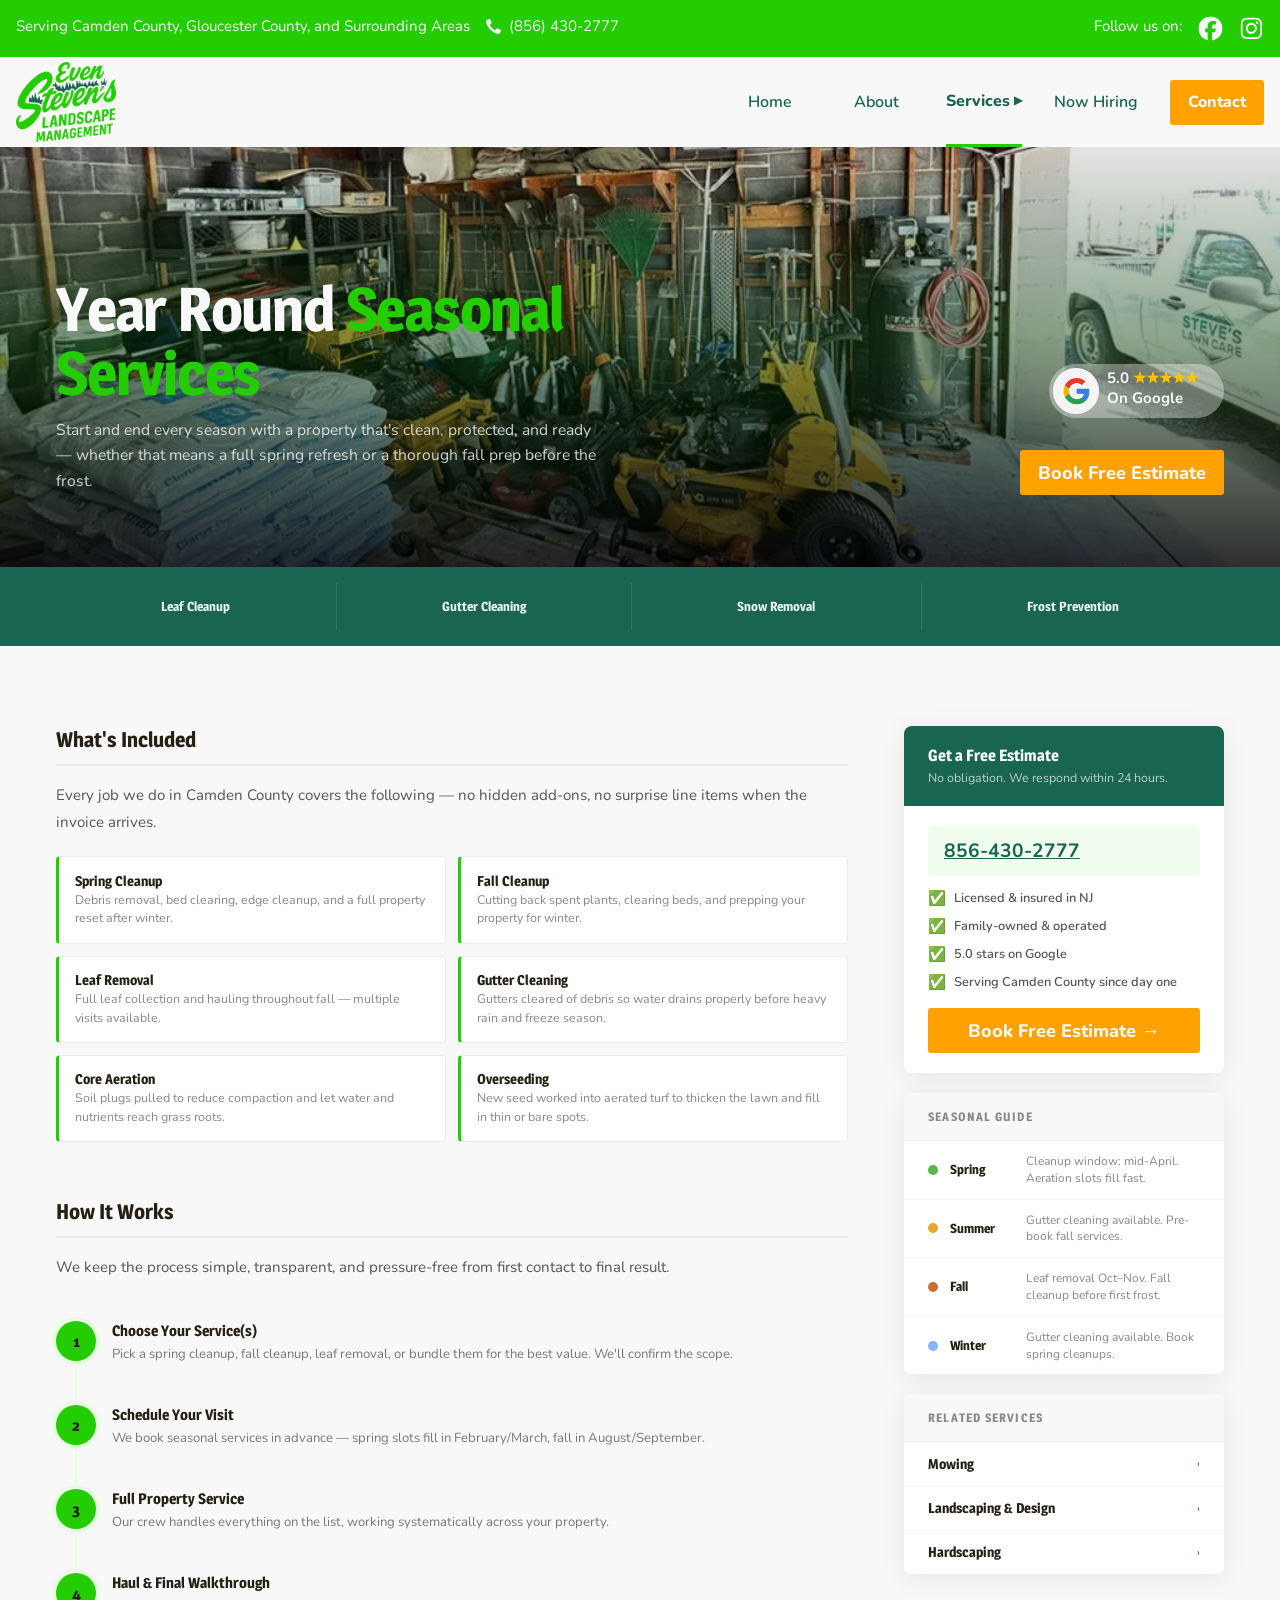
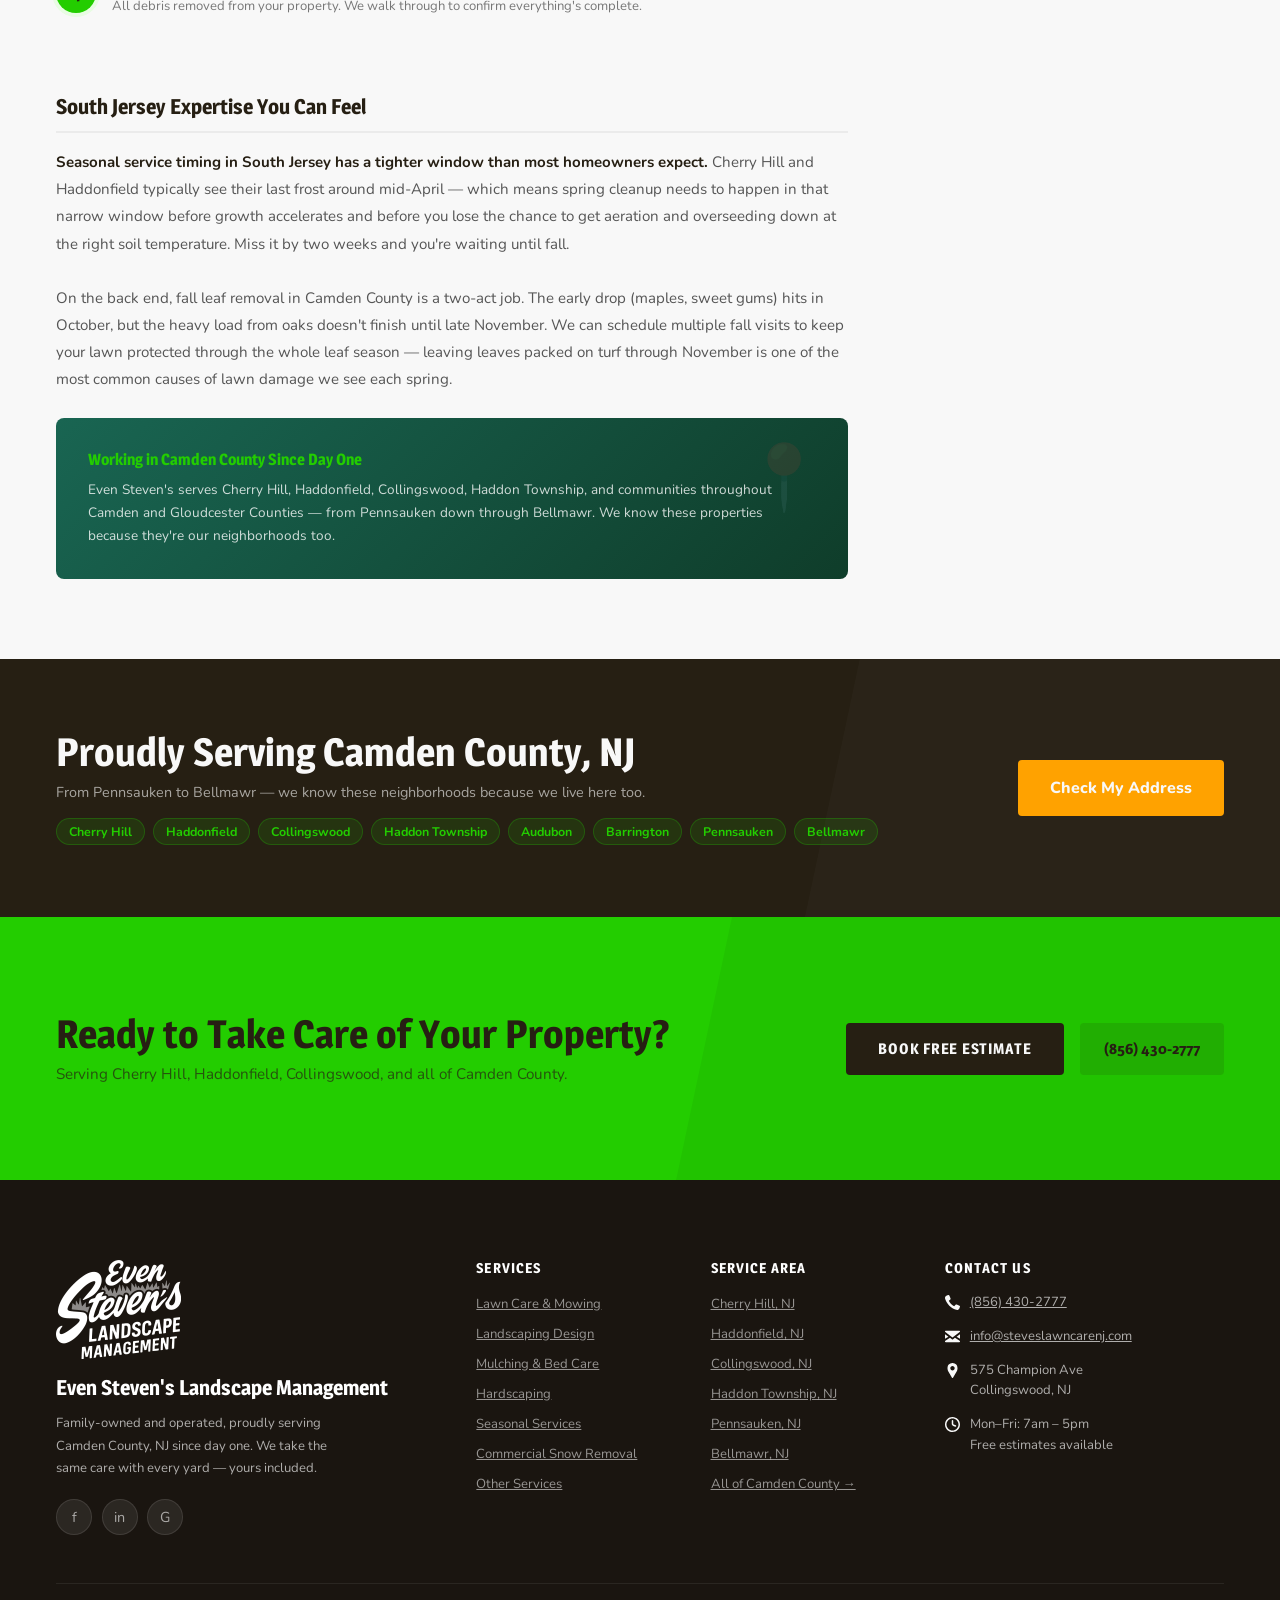
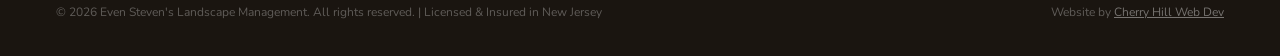
<file: services/south-jersey-seasonal.html>
<!DOCTYPE html>
<html lang="en">
<head>
  <meta charset="UTF-8" />
  <meta name="viewport" content="width=device-width, initial-scale=1.0" />
  <meta name="description" content="Don't spend your weekend raking or shoveling. From fall leaf removal to winter snow plowing, we’ve got you covered year-round.">
  <title>Seasonal Landscaping Services in Camden County, NJ | Even Steven's</title>
  <link rel="preconnect" href="https://fonts.googleapis.com" />
  <link rel="preconnect" href="https://fonts.gstatic.com" crossorigin />
  <link rel="stylesheet" href="/css/main.css">
  <link href="https://fonts.googleapis.com/css2?family=Magra:wght@400;700&family=Nunito:wght@300;400;600;700;800&display=swap" rel="stylesheet" />
  <link rel="icon" type="image/x-icon" href="/img/favicon.webp">
</head>
<body>
 
  <!-- ═══════════════════ HEADER ═══════════════════ -->
    <header>
        <div class="header-top flex between">
            <div class="flex gap-1rm">
                <p class="white-font">Serving Camden County, Gloucester County, and Surrounding Areas</p>    
                <a href="tel:856-430-2777" style="text-decoration: none;"><p class="white-font header-top-phn-holder"><span class='img-wrapper header-top-phn'><img class="header-top-phn" src="/img/icons/phone.svg"></span>(856) 430-2777 </p></a>
            </div>
            
            <div class="socials-holder flex center-justify gap-1rm">
                <p class="white-font">Follow us on:</p>
                <div class="img-wrapper header-soc-icon">
                    <a target="_blank" href="https://www.facebook.com/profile.php?id=100090442382123"><img src="/img/icons/facebook.svg"></a>
                </div>
                <div class="img-wrapper header-soc-icon">
                    <a target="_blank" href="https://www.instagram.com/evenstevenslandscapemgmt/"><img src="/img/icons/instagram.svg"></a>
                </div>
            </div>
        </div>
        <div class="header">
            <div class="header-left">
                <div class="img-wrapper logo">
                    <a href="/index.html"><img src="/img/even-stevens-logo-color.webp" alt="Even Steven's Landscape Management Logo" height="" width=""></a>
                </div>
            </div>
            <div class="header-right flex gap-1rm">
                <nav class="flex between">
                    <a href="/index.html" class="link large" title="Main page">Home</a>
                    <a href="/about.html" class="link large">About</a>
                    <div class="dropdown">
                        <a class="link large selected">Services</a>
                        <ul class="dropdown-menu">
                            <li><a href="/services/south-jersey-lawncare-mowing.html">Lawn Care & Mowing</a></li>
                            <li><a href="/services/south-jersey-landscaping.html">Landscaping & Design</a></li>
                            <li><a href="/services/south-jersey-mulching.html">Mulching & Bed Care</a></li>
                            <li><a href="/services/south-jersey-hardscaping.html">Hardscaping</a></li>
                            <li><a href="/services/south-jersey-seasonal.html">Seasonal Services</a></li>
                            <li><a href="/services/south-jersey-commercial-snow-removal.html">Commercial Snow Removal</a></li>
                            <li><a href="/services/south-jersey-other-landscaping-services.html">Other Services</a></li>
                        </ul>
                    </div>
                    <a href="/hiring.html" class="link large">Now Hiring</a>
                    <a href="#contact" class="header-contact auto-margin large"><span class="h-con-text">Contact</span></a>
                    <button class="hamburger" aria-label="Menu" aria-expanded="false" aria-controls="main-navigation">
                        <span class="hamburger-line"></span>
                        <span class="hamburger-line"></span>
                        <span class="hamburger-line"></span>
                    </button>
                    <div class="mobile-nav">
                        <nav>
                            <ul>
                                <li>
                                    <a href="/index.html">Home</a>
                                </li>
                                <li>
                                    <a href="/about.html">About</a>
                                </li>
                                <li class="mobile-dropdown-link">
                                    <a class="mobile-link dropdown-click">Services ▼</a>
                                    <span class="mobile-dropdown">
                                        <ul>
                                            <li>
                                                <a href="/services/south-jersey-lawncare-mowing.html" class="dropdown-link">Lawn Care & Mowing</a>
                                            </li>
                                            <li>
                                                <a href="/services/south-jersey-landscaping.html"  class="dropdown-link">Landscaping & Design</a>
                                            </li>
                                            <li>
                                                <a href="/services/south-jersey-mulching.html"  class="dropdown-link">Mulching & Bed Care</a>
                                            </li>
                                            <li>
                                                <a href="/services/south-jersey-hardscaping.html"  class="dropdown-link">Hardscaping</a>
                                            </li>
                                            <li>
                                                <a href="/services/south-jersey-seasonal.html"  class="dropdown-link">Seasonal Services</a>
                                            </li>
                                            <li>
                                                    <a href="/services/south-jersey-commercial-snow-removal.html"  class="dropdown-link">Commercial Snow Removal</a>
                                                </li>
                                            <li>
                                                <a href="/services/south-jersey-other-landscaping-services.html"  class="dropdown-link">Other Services</a>
                                            </li>
                                        </ul>
                                    </span>
                                </li>
                                <li>
                                    <a href="/hiring.html">Now Hiring</a>
                                </li>
                                <li>
                                    <a href="/contact.html">Contact</a>
                                </li>
                            </ul>
                        </nav>
                    </div>
                </nav>
            </div>
        </div>
    </header>
 
    <section class="service-hero" id="serviceHero">
          <div class="service-hero-bg">
              <img src="/img/services/seasonal.webp" style="object-position: 50% 70%;" alt="Lawn Mowing in Cherry Hill and Camden County NJ"/>
              </div>
              <div class="service-hero-content">
              <div class="content-container">
                  <div class="hero-left service-hero-left">
                  <h1>Year Round <em>Seasonal Services</em></h1>
                  <p class="service-hero-tagline">Start and end every season with a property that's clean, protected, and ready — whether that means a full spring refresh or a thorough fall prep before the frost.</p>
                  </div>
                  <div class="service-hero-right">
                  <div class="google-chip grid">
                      <div class="g-chip-img img-wrapper">
                          <img src="/img/icons/google.png">
                      </div>
                      <div class="g-chip-text">
                          <p class="white-font bold">5.0 <span style="color:rgb(255, 196, 0)"> ★★★★★</span></p>
                          <p class="white-font bold">On Google</p>
                      </div>
                  </div>
                  <a href="/contact.html" class="header-contact med-scale mt-md" style="max-width: 300px;"><span class="h-con-text">Book Free Estimate</span></a>
                  </div>
              </div>
          </div>
    </section>

    <div class="include-bar" id="includeBar">
      <div class="content-container">
          <div class="include-item">
              <span class="inc-text auto-margin">Leaf Cleanup</span>
          </div>
          <div class="include-item">
              <span class="inc-text auto-margin">Gutter Cleaning</span>
          </div>
          <div class="include-item">
              <span class="inc-text auto-margin">Snow Removal</span>
          </div>
          <div class="include-item">
              <span class="inc-text auto-margin">Frost Prevention</span>
          </div>
          </div>
    </div>
    <div class="service-body">
        <div class="content-container">
            <div class="service-layout">
                <main class="service-main" id="serviceMain">
                    <div class="service-section">
                        <h2>What's Included</h2>
                        <p>Every job we do in Camden County covers the following — no hidden add-ons, no surprise line items when the invoice arrives.</p>
                        <div class="included-grid">
                            <div class="included-item">
                                <div class="ii-text">
                                    <h4>Spring Cleanup</h4>
                                    <p>Debris removal, bed clearing, edge cleanup, and a full property reset after winter.</p>
                                </div>
                            </div>
                            <div class="included-item">
                                <div class="ii-text">
                                    <h4>Fall Cleanup</h4>
                                    <p>Cutting back spent plants, clearing beds, and prepping your property for winter.</p>
                                </div>
                            </div>
                            <div class="included-item">
                                <div class="ii-text">
                                    <h4>Leaf Removal</h4>
                                    <p>Full leaf collection and hauling throughout fall — multiple visits available.</p>
                                </div>
                            </div>
                            <div class="included-item">
                                <div class="ii-text">
                                    <h4>Gutter Cleaning</h4>
                                    <p>Gutters cleared of debris so water drains properly before heavy rain and freeze season.</p>
                                </div>
                            </div>
                            <div class="included-item">
                                <div class="ii-text">
                                    <h4>Core Aeration</h4>
                                    <p>Soil plugs pulled to reduce compaction and let water and nutrients reach grass roots.</p>
                                </div>
                            </div>
                            <div class="included-item">
                                <div class="ii-text">
                                    <h4>Overseeding</h4>
                                    <p>New seed worked into aerated turf to thicken the lawn and fill in thin or bare spots.</p>
                                </div>
                            </div>
                        </div>
                    </div>
            
                    <!-- How It Works -->
                    <div class="service-section">
                        <h2>How It Works</h2>
                        <p>We keep the process simple, transparent, and pressure-free from first contact to final result.</p>
                        <div class="process-steps">
                            <div class="process-step">
                                <div class="step-num">1</div>
                                <div class="step-content">
                                    <h4>Choose Your Service(s)</h4>
                                    <p>Pick a spring cleanup, fall cleanup, leaf removal, or bundle them for the best value. We'll confirm the scope.</p>
                                </div>
                            </div>
                            <div class="process-step">
                                <div class="step-num">2</div>
                                <div class="step-content">
                                    <h4>Schedule Your Visit</h4>
                                    <p>We book seasonal services in advance — spring slots fill in February/March, fall in August/September.</p>
                                </div>
                            </div>
                            <div class="process-step">
                                <div class="step-num">3</div>
                                <div class="step-content">
                                    <h4>Full Property Service</h4>
                                    <p>Our crew handles everything on the list, working systematically across your property.</p>
                                </div>
                            </div>
                            <div class="process-step">
                                <div class="step-num">4</div>
                                <div class="step-content">
                                    <h4>Haul & Final Walkthrough</h4>
                                    <p>All debris removed from your property. We walk through to confirm everything's complete.</p>
                                </div>
                            </div>
                        </div>
                    </div>
            
                    <!-- Local Expertise -->
                    <div class="service-section">
                        <h2>South Jersey Expertise You Can Feel</h2>
                        <p><strong>Seasonal service timing in South Jersey has a tighter window than most homeowners expect.</strong> Cherry Hill and Haddonfield typically see their last frost around mid-April — which means spring cleanup needs to happen in that narrow window before growth accelerates and before you lose the chance to get aeration and overseeding down at the right soil temperature. Miss it by two weeks and you're waiting until fall.<br/><br/>On the back end, fall leaf removal in Camden County is a two-act job. The early drop (maples, sweet gums) hits in October, but the heavy load from oaks doesn't finish until late November. We can schedule multiple fall visits to keep your lawn protected through the whole leaf season — leaving leaves packed on turf through November is one of the most common causes of lawn damage we see each spring.</p>
                        <div class="local-callout">
                            <h4>Working in Camden County Since Day One</h4>
                            <p>Even Steven's serves Cherry Hill, Haddonfield, Collingswood, Haddon Township, and communities throughout Camden and Gloudcester Counties — from Pennsauken down through Bellmawr. We know these properties because they're our neighborhoods too.</p>
                        </div>
                    </div>
                </main>
                <aside class="service-sidebar" id="serviceSidebar">
                    <!-- Estimate card -->
                    <div class="sidebar-card">
                        <div class="sc-header">
                        <h3>Get a Free Estimate</h3>
                        <p>No obligation. We respond within 24 hours.</p>
                        </div>
                        <div class="sc-body">
                        <div class="sc-phone"><a href="tel:8564302777" style="color:inherit;">856-430-2777</a></div>
                        <div class="sc-features">
                            <div class="sc-feature"><span class="check">✅</span> Licensed &amp; insured in NJ</div>
                            <div class="sc-feature"><span class="check">✅</span> Family-owned &amp; operated</div>
                            <div class="sc-feature"><span class="check">✅</span> 5.0 stars on Google</div>
                            <div class="sc-feature"><span class="check">✅</span> Serving Camden County since day one</div>
                        </div>
                        <a href="/contact.html" class="header-contact med-scale mt-md" style="max-width: 300px;"><span class="h-con-text">Book Free Estimate →</span></a>
                        </div>
                    </div>
                
                    <!-- Seasonal guide -->
                    <div class="season-card">
                        <div class="season-title">Seasonal Guide</div>
                        <div class="season-rows">
                            <div class="season-row">
                                <div class="season-dot" style="background:#5ab84b"></div>
                                <div class="season-name">Spring</div>
                                <div class="season-note">Cleanup window: mid-April. Aeration slots fill fast.</div>
                            </div>
                            <div class="season-row">
                                <div class="season-dot" style="background:#e8a830"></div>
                                <div class="season-name">Summer</div>
                                <div class="season-note">Gutter cleaning available. Pre-book fall services.</div>
                            </div>
                            <div class="season-row">
                                <div class="season-dot" style="background:#c87030"></div>
                                <div class="season-name">Fall</div>
                                <div class="season-note">Leaf removal Oct–Nov. Fall cleanup before first frost.</div>
                            </div>
                            <div class="season-row">
                                <div class="season-dot" style="background:#8ab4f8"></div>
                                <div class="season-name">Winter</div>
                                <div class="season-note">Gutter cleaning available. Book spring cleanups.</div>
                            </div>
                        </div>
                    </div>
                
                    <!-- Related services -->
                    <div class="sidebar-card">
                        <div class="season-title" style="padding:1rem 1.5rem;">Related Services</div>
                        <a href="/services/south-jersey-lawncare-mowing.html" class="related-svc" style="text-decoration: none;">
                            <span class="rs-name">Mowing</span>
                            <span class="rs-arrow">›</span>
                        </a>
                        <a href="/services/south-jersey-landscaping.html" class="related-svc" style="text-decoration: none;">
                            <span class="rs-name">Landscaping & Design</span>
                            <span class="rs-arrow">›</span>
                        </a>
                        <a href="/services/south-jersey-hardscaping.html" class="related-svc" style="text-decoration: none;">
                            <span class="rs-name">Hardscaping</span>
                            <span class="rs-arrow">›</span>
                        </a>
                    </div>
                </aside>
            </div>
        </div>
    </div>
    <section class="area-banner">
      <div class="content-container">
        <div class="area-banner-text">
          <h2 class="white-font">Proudly Serving Camden County, NJ</h2>
          <p>From Pennsauken to Bellmawr — we know these neighborhoods because we live here too.</p>
          <div class="area-tags">
            <span class="area-tag">Cherry Hill</span>
            <span class="area-tag">Haddonfield</span>
            <span class="area-tag">Collingswood</span>
            <span class="area-tag">Haddon Township</span>
            <span class="area-tag">Audubon</span>
            <span class="area-tag">Barrington</span>
            <span class="area-tag">Pennsauken</span>
            <span class="area-tag">Bellmawr</span>
          </div>
        </div>
        <a href="index.html#contact" class="cta-btn cta-btn-lg">Check My Address</a>
      </div>
    </section>
    <section class="cta-banner">
        <div class="content-container">
        <div class="cta-banner-text">
            <h2>Ready to Take Care of Your Property?</h2>
            <p>Serving Cherry Hill, Haddonfield, Collingswood, and all of Camden County.</p>
        </div>
        <div class="cta-banner-actions">
            <a href="#contact" class="cta-btn-dark">Book Free Estimate</a>
            <a href="tel:8564302777" class="cta-phone-link">(856) 430-2777</a>
        </div>
        </div>
    </section>
    <footer>
        <div class="content-container">
        <div class="footer-grid">
            <div class="footer-brand">
                <div class="footer-logo img-wrapper" style="max-width: 125px; margin-bottom: 1rem;">
                    <img src="/img/even-stevens-logo-white.webp">
                </div>
                <div class="footer-logo-name">Even Steven's Landscape Management</div>
                <p>Family-owned and operated, proudly serving Camden County, NJ since day one. We take the same care with every yard — yours included.</p>
                <div class="footer-social">
                    <a target="_blank" href="https://www.facebook.com/profile.php?id=100090442382123" class="soc-btn"  style="text-decoration: none;" aria-label="Facebook">f</a>
                    <a target="_blank" href="https://www.instagram.com/evenstevenslandscapemgmt/" class="soc-btn" style="text-decoration: none;" aria-label="Instagram">in</a>
                    <a target="_blank" href="https://share.google/vdDoGLUcUjtM50Yem" class="soc-btn" style="text-decoration: none;" aria-label="Google">G</a>
                </div>
            </div>

            <!-- Services -->
            <div class="footer-col">
            <h4>Services</h4>
            <ul>
                <li><a href="/services/south-jersey-lawncare-mowing.html">Lawn Care &amp; Mowing</a></li>
                <li><a href="/services/south-jersey-landscaping.html">Landscaping Design</a></li>
                <li><a href="/services/south-jersey-mulching.html">Mulching &amp; Bed Care</a></li>
                <li><a href="/services/south-jersey-hardscaping.html">Hardscaping</a></li>
                <li><a href="/services/south-jersey-seasonal.html">Seasonal Services</a></li>
                <li><a href="/services/south-jersey-commercial-snow-removal.html">Commercial Snow Removal</a></li>
                <li><a href="/services/south-jersey-other-landscaping-services.html">Other Services</a></li>
            </ul>
            </div>

            <!-- Areas -->
            <div class="footer-col">
            <h4>Service Area</h4>
            <ul>
                <li><a href="#">Cherry Hill, NJ</a></li>
                <li><a href="#">Haddonfield, NJ</a></li>
                <li><a href="#">Collingswood, NJ</a></li>
                <li><a href="#">Haddon Township, NJ</a></li>
                <li><a href="#">Pennsauken, NJ</a></li>
                <li><a href="#">Bellmawr, NJ</a></li>
                <li><a href="#">All of Camden County →</a></li>
            </ul>
            </div>

            <!-- Contact -->
            <div class="footer-col">
            <h4>Contact Us</h4>
            <div class="footer-contact-item">
                <span class="img-wrapper" style="margin-top: 3px;"><img src="/img/icons/phone.svg" style="max-width: 15px;"></span>
                <div class="fc-text"><a href="tel:8564302777">(856) 430-2777 </a></div>
            </div>
            <div class="footer-contact-item">
                <span class="img-wrapper" style="margin-top: 3px;"><img src="/img/icons/email.svg" style="max-width: 15px;"></span>
                <div class="fc-text"><a href="mailto:info@steveslawncarenj.com">info@steveslawncarenj.com</a></div>
            </div>
            <div class="footer-contact-item">
                <span class="img-wrapper" style="margin-top: 3px;"><img src="/img/icons/map.svg" style="max-width: 15px;"></span>
                <div class="fc-text">575 Champion Ave<br/>Collingswood, NJ</div>
            </div>
            <div class="footer-contact-item">
                <span class="img-wrapper" style="margin-top: 3px;"><img src="/img/icons/clock.svg" style="max-width: 15px;"></span>
                <div class="fc-text">Mon–Fri: 7am – 5pm<br/>Free estimates available</div>
            </div>
            </div>

        </div>

        <!-- Bottom bar -->
        <div class="footer-bottom">
            <p>© 2026 Even Steven's Landscape Management. All rights reserved. | Licensed &amp; Insured in New Jersey</p>
            <p>Website by <a href="https://cherryhillwebdev.com">Cherry Hill Web Dev</a></p>
        </div>
        </div>
    </footer>
  <script src="/js/script.js"></script>
</body>
</html>
</file>
<file: css/main.css>
:root {
    --theme: #23CD00;
    --theme-dg: #196552;
    --off-white: #F8F8F8;
    --cta: #FFA200;
    --text-dg: #261F13;
    --text-mg: #e0e0e0;
    --theme-font: "Magra";
    --body-font: "Nunito";
    --hero-head-size: clamp(3rem, 2.4718rem + 1.6901vw, 4.5rem);
    --heading-font-size: clamp(2.25rem, 1.6338rem + 1.9718vw, 4rem);
    --med-head-size: clamp(1.75rem, 1.3099rem + 1.4085vw, 3rem);
    --small-head-size: clamp(1.125rem, 0.993rem + 0.4225vw, 1.5rem);
    --body-font-size: clamp(0.875rem, 0.831rem + 0.1408vw, 1rem);
    --section-py:       clamp(2rem, 8vw, 4rem);
    --radius-sm:        4px;
    --radius-md:        8px;
    --shadow-card:      0 4px 24px rgba(0,0,0,0.08);
}

* {
    box-sizing: border-box;    
    margin: 0;
    padding: 0;
    font-family: var(--body-font);
}

html, body {
    margin: 0;
    padding: 0;
    overflow-x: hidden;
}

body {
    background-color: var(--off-white);
}

body p {
    font-size: var(--body-font-size);
}

.content-container {
    width: 100%;
    padding: 1rem;
    max-width: 1200px;
    margin: 0 auto;
}

img {
    display: block;
}

.img-wrapper {
    display: block;
    overflow: hidden;
}

.img-wrapper img {
    height: 100%;
    width: 100%;
    object-fit: cover;
    user-select: none;
}
.img-wrapper.contain img {
    object-fit: contain;
}

.flex {
    display: flex;
}

.flex.column {
    flex-direction: column;
}

.flex.center-justify{
    justify-content: center;
}

.flex-center-align {
    align-items: center;
}

.flex.between {
    justify-content: space-between;
}

.gap-1rm {
    gap: 1rem;
}

.grid {
    display: grid;
}

.heading {
    font-family: var(--theme-font);
    font-size: var(--heading-font-size);
    color: var(--theme-blue);
    letter-spacing: -0.03em;
    line-height: 0.95;
    font-weight: 700;
}

.hero-heading {
    font-size: var(--hero-head-size);
    color: var(--theme);
    font-weight: 800;
}

.heading-medium {
    font-size: var(--med-head-size) !important;
    font-family: var(--theme-font);
    font-weight: 700;
}

.heading-small {
    font-size: var(--small-head-size);
    font-family: var(--theme-font);
    font-weight: 600;
}

.centered {
    text-align: center;
}

.auto-margin {
    margin: auto;
}

.mt-sm  { margin-top: 0.5rem; }
.mt-md  { margin-top: 1rem; }
.mt-lg  { margin-top: 2rem; }
.mt-xl  { margin-top: 4rem; }
.mb-sm  { margin-bottom: 0.5rem; }
.mb-md  { margin-bottom: 1rem; }
.mb-lg  { margin-bottom: 1rem; }

.med-scale {
    font-size: clamp(1rem, 0.912rem + 0.2817vw, 1.25rem) !important;
}

.plain-btn {
    text-decoration: none;
}

.semi-bold {
    font-weight: 600;
}

.bold {
    font-weight: 700;
}

.extra-bold {
    font-weight: 800;
}

.white-font {
    color: var(--off-white) !important;
}
.dg-font {
    color: var(--text-dg) !important;
}
.mg-font {
    color: var(--text-mg) !important;
}
.green-font {
    color: var(--theme-dg) !important;
}

 .cta-btn {
      display: inline-flex; align-items: center; justify-content: center; gap: 8px;
      color: var(--off-white); background-color: var(--cta);
      padding: 0 1.5rem; border-radius: var(--radius-sm);
      position: relative; overflow: hidden; transition: all 0.3s ease;
      cursor: pointer; font-weight: 800; font-family: var(--body-font);
      text-decoration: none; height: 48px; font-size: 0.95rem; border: none;
    }
    .cta-btn::before {
      content: ''; position: absolute; top: 0; left: -100%; width: 100%; height: 100%;
      background: linear-gradient(90deg, transparent, rgba(255,255,255,0.3), transparent);
      transition: left 0.5s ease;
    }
    .cta-btn:hover::before { left: 100%; }
    .cta-btn:hover { box-shadow: 0 4px 20px rgba(255, 162, 0, 0.45); }
    .cta-btn-lg { height: 56px; padding: 0 2rem; font-size: 1rem; }
 
    .cta-btn-green {
      display: inline-flex; align-items: center; justify-content: center; gap: 8px;
      color: var(--text-dg); background-color: var(--theme);
      padding: 0 1.75rem; border-radius: var(--radius-sm);
      position: relative; overflow: hidden; transition: background 0.2s;
      cursor: pointer; font-weight: 800; font-family: var(--theme-font);
      text-decoration: none; height: 52px; font-size: 0.95rem;
      text-transform: uppercase; letter-spacing: 0.04em; border: none;
    }
    .cta-btn-green:hover { background: #1db800; }
 
    .outline-btn-dark {
      display: inline-flex; align-items: center; gap: 8px;
      height: 52px; padding: 0 1.75rem;
      background: transparent; color: var(--text-dg);
      font-family: var(--theme-font); font-size: 0.9rem; font-weight: 700;
      text-transform: uppercase; letter-spacing: 0.04em;
      border: 2px solid var(--text-dg); border-radius: var(--radius-sm);
      transition: background 0.2s, color 0.2s;
    }
    .outline-btn-dark:hover { background: var(--text-dg); color: var(--off-white); }

/*-----------------------------*/
/*           HEADER           */
/*-----------------------------*/
header {
    width: 100%;
}

.header-top {
    background-color: #23CD00;
    padding: 1rem;
}

.header-top-phn-holder {
    display: grid;
    grid-template-columns: 15px 1fr;
    gap: 0.5rem;
    place-items: center;
}

.header-top-phn {
    min-width: 15px;
    aspect-ratio: 1 / 1;
    display: grid;
    
}

.header-soc-icon {
    max-width: 25px;
}

.header {
    padding: 0 1rem;
    display: flex;
    justify-content: space-between;
    height: 90px;
}

.header-left {
    height: 100%;
    display: flex;
    justify-content: flex-start;
    align-items: center;
}

.logo {
    max-width: 100px;
}

.header-right {
    height: 100%;
    gap: 2rem;
}

.header-right > nav {
    gap: 2rem;
    align-items: center;
    justify-content: center;
    font-weight: 600;
    color: var(--text-dg);
}

.link {
    text-decoration: none;
    color: var(--theme-dg);
    cursor: pointer;
    transition: font-weight 0.3s;
    display: flex;
    align-items: center;
    height: 100%;
    min-width: 75px;
    justify-content: center;
}

.header-contact {
    color: var(--off-white);
    background-color: var(--cta);
    padding: 0.5rem 1rem;
    border: solid 2px var(--cta);
    border-radius: 3px;
    position: relative;
    overflow: hidden;
    transition: all 0.3s ease;
    cursor: pointer;
    font-weight: 800;
    text-decoration: none;
    height: 45px;
    display: grid;
    place-items: center;
    transition: transform 0.3s ease color 0.3s;
    z-index: 2;
}

.header-contact.green {
    background-color: var(--theme);
    border: solid 2px var(--theme);

    &:hover {
        color: var(--theme)
    }
}

.header-contact.ghost {
    color: var(--cta);
    background-color: var(--off-white);

    &:hover {
        color: var(--off-white)
    }

    &::before {
        background-color: var(--cta);
    }
}

.header-contact:hover {
    color: var(--cta);
}


.h-con-text {
    position: relative;
    z-index: 2;
    transition: transform 0.3s ease;
}

.header-contact::before {
    content: '';
    position: absolute;
    bottom: -100%;
    left: 0;
    width: 100%;
    height: 100%;
    background: var(--off-white);
    z-index: 0;
    transition: bottom 0.315s ease;
}

.header-contact:hover::before {
    bottom: 0;
}

.header-contact:hover .h-con-text {
    transform: rotateX(360deg);
}

/* Wrapper around SERVICES */
.dropdown {
    position: relative;
    display: grid;
    place-items: center;
    height: 90px;
}

/* Submenu hidden by default */
.dropdown-menu {
    position: absolute;
    top: 100%;
    left: 0;
    min-width: 160px;
    background: #ebebeb;
    box-shadow: 5px 5px 10px #4646465b;
    flex-direction: column;
    padding: 0;
    margin: 0;
    list-style: none;
    z-index: 1000;
    color: var(--theme);
    transform: scaleY(0);
    display: flex;
    transition: transform 0.2s ease;
    transform-origin: top;
    z-index: 5;
}

/* Show submenu on hover */
.dropdown:hover .dropdown-menu {
    transform: scaleY(1);
}

.dropdown-menu li a {
    display: block;
    padding: 0.75rem 1rem;
    color: var(--text-dg);
    text-decoration: none;
    white-space: nowrap;
}

.dropdown-menu li a:hover {
    background: #f3f3f3;
}

.dropdown-menu::after {
    position: absolute;
    content: '';
    top: 0;
    left: 0;
    width: 100%;
    height: 3px;
    background-color: var(--theme);
    z-index: 2;
    transform: scaleX(0);
    transition: transform 0.2s ease 0.15s;
    transform-origin: left;
}

/* Optional arrow indicator */
.dropdown > a::after {
    position: relative;
    top: -2px;
    content: " ▶";
    font-size: 0.7rem;
    margin-left: 4px;
    margin-top: 4px;
    display: inline-block;  
    vertical-align: middle;
    transition: transform 0.2s ease;
}

.dropdown:hover > a::after {
    transform: rotate(90deg);
    color: var(--theme-blue);
}

.dropdown:hover .dropdown-menu::after {
    transform: scaleX(1);
}

.selected {
    font-weight: 800;
    border-bottom: solid 3px var(--theme)
}

.hamburger {
    display: none;
    position: relative;
    border-radius: 5px;
    padding: 0.25rem;
    height: 50px;
    width: 50px;
    cursor: pointer;
    align-self: center;
    border: none;
    background: none;
}

.hamburger-line {
    position: absolute;
    left: 50%;
    width: 60%;
    height: 2px;
    background-color: var(--theme-dg);
    transform-origin: center center;
    pointer-events: none;
}

.hamburger-line:nth-child(1) { top: 30%; transform: translateX(-50%); }
.hamburger-line:nth-child(2) { top: 50%; transform: translateX(-50%) translateY(-50%); }
.hamburger-line:nth-child(3) { top: 68%; transform: translateX(-50%); }

.hamburger.active .hamburger-line:nth-child(1) { animation: .5s ease 0.15s forwards burgerTwistA }
.hamburger.active .hamburger-line:nth-child(2) { transition: opacity 0.1s 0.20s ease; opacity: 0% }
.hamburger.active .hamburger-line:nth-child(3) { animation: .5s ease 0.15s forwards burgerTwistB }

.hamburger.inactive .hamburger-line:nth-child(1) { animation: .5s ease backwards burgerUntwistA }
.hamburger.inactive .hamburger-line:nth-child(2) { transition: opacity 0.1s 0.20s ease; opacity: 100% }
.hamburger.inactive .hamburger-line:nth-child(3) { animation: .5s ease backwards burgerUntwistB }

/* Mobile Menu Styles */
.mobile-nav {
    width: 100%;
    z-index: 5;
    background-color: var(--off-white);
    box-shadow: 5px 10px 10px #2929293f;
    border-radius: 0 0 15px 15px;
    opacity: 0;
    visibility: hidden;
    transform: translate(-50%, 100px) scaleY(0);
    transition: opacity 0.15s ease, transform 0.3s ease, width 0.3s ease, visibility 0.3s ease, top 0.3s ease;
    position: fixed;
    top: 0px;
    left: 50%;
    padding: 2rem 0;
    display: flex;
    flex-direction: column;
    align-items: center;
    transform-origin: top;
}

.header.active .mobile-nav {
    opacity: 1;
    visibility: visible;
    transform: translate(-50%, 100px) scaleY(100%);;
}

.mobile-nav ul {
    display: flex;
    flex-direction: column;
    align-items: center;
    list-style: none;
    gap: 1.5rem;
    width: 100vw;
    font-size: 1rem;
    font-weight: 700;
    font-family: var(--body-font);
}

.mobile-nav a {
    text-decoration: none;
    color: var(--theme-dg);
}

.mobile-dropdown-link {
    display: flex;
    flex-direction: column;
    align-items: center;
    position: relative;
}

.mobile-dropdown-link > a {
    cursor: pointer;
}

.mobile-dropdown {
    position: relative;
    top: 100%;
    left: 50%;
    width: 100%;
    transform: translateX(-50%);
    background-color:var(--theme-dg);
    padding: 0rem;
    margin-top: 0rem;
    border-radius: 20px;
    height: 0;
    visibility: hidden;
    opacity: 0;
    transition: opacity 0.3s ease, height 0.3s ease, padding 0.3s ease, margin 0.3s ease;
}

.mobile-dropdown ul {
    gap: 0.75rem;
    visibility: hidden;
}

.mobile-dropdown ul li {
    text-align: center;
}

.dropdown-link {
    color: var(--off-white) !important;
}

.mobile-dropdown.active {
    visibility: visible;
    opacity: 1;
    height: auto;
    padding: 2rem;
    margin-top: 0.5rem;
}

.mobile-dropdown.active ul {
    height: auto;
    visibility: visible;
}


/*------------HERO------------*/

.hero {
    min-height: 600px;
    position: relative;
    display: flex;
    align-items: center;
    justify-content: center;
}

.hero-bg {
    position:absolute;
    top: 0;
    left: 0;
    height: 100%;
    width: 100%;
    z-index: 1;
}

.hero-bg::after {
    position: absolute;
    content: '';
    top: 0;
    left: 0;
    height: 100%;
    width: 100%;
    z-index: 2;
    background: linear-gradient(145deg, #000000c9, #075007a1) ;
}

.hero-bg picture > img {
    object-position: 50% 50%;
}

.hero-container {
    position: relative;
    z-index: 2;
    grid-template-columns: 1fr 500px;
    gap: 2rem;
    padding: 1rem;
}

.contact-form-container {
    margin: auto;
    max-width: 700px;
    background-color: var(--off-white);
    padding: 2rem;
    border-radius: 10px;
    backdrop-filter: blur(5px);
}

.form-row {
    display: grid;
    grid-template-columns: 1fr 1fr;
    gap: 0.75rem 0.25rem;
}

.form-row input {
    height: 2rem;
    outline: none;
    border: 1px solid #dbdbdb;
    border-radius: 5px;
    padding-left: 0.25rem;
}

.email-body textarea {
    width: 100%;
    margin-top: 0.75rem;
    padding-left: 0.25rem;
    padding-top: 0.25rem;
    border-radius: 5px;
    border: 1px solid #dbdbdb;
    outline: none;
}

.form-row input:focus {
    border: 2px solid var(--cta);
}

.email-body textarea:focus {
    border: 2px solid var(--cta);
}

.hero-contact-left {
    position: relative;
}

.google-chip {
    background: #ffffff5d;
    max-width: 175px;
    border-radius: 50px;
    grid-template-columns: 3fr 8fr;
    padding: 0.25rem;
    align-self: end;
    margin-top: 3rem;
}

.g-chip-img {
    height: 100%;
}

.g-chip-text {
    padding-left: 0.5rem;
}

.services-section {
    padding-top: 2rem;
}

.section-label {
    color: var(--cta);
    margin-bottom: -0.5rem;
    font-family: var(--theme-font);
}
    .section-label.light { background: rgba(255,255,255,0.15); color: var(--off-white); }

.section-header {
    display: flex; flex-direction: column;
    margin-bottom: 3rem;
}
.section-header.centered { align-items: center; text-align: center; }

.services-grid {
    display: grid;
    grid-template-columns: repeat(3, 1fr);
    gap: 1.5rem;
}

.service-card {
    background: #fff;
    border-radius: 7px;
    overflow: hidden;
    box-shadow: 0 4px 24px rgba(0,0,0,0.08);
    transition: transform 0.25s, box-shadow 0.25s;
    display: flex; flex-direction: column;
}
.service-card:hover {
    transform: translateY(-5px);
    box-shadow: 0 12px 40px rgba(0,0,0,0.12);
}
.service-card-img {
    height: 200px; width: 100%;
    background: #d4edcc;
    overflow: hidden; position: relative;
}
.service-card-img img { height: 100%; width: 100%; object-fit: cover; transition: transform 0.4s ease; }
.service-card:hover .service-card-img img { transform: scale(1.06); }

/* Colored placeholder backgrounds for service cards (no image) */
.service-card-img.svc-lawn    { background: linear-gradient(135deg, #2d7a22, #4fa33e); }
.service-card-img.svc-mulch   { background: linear-gradient(135deg, #7a4b22, #b06b35); }
.service-card-img.svc-trim    { background: linear-gradient(135deg, #1a5e38, #2e8f5a); }
.service-card-img.svc-cleanup { background: linear-gradient(135deg, #c67b14, #e8a830); }
.service-card-img.svc-design  { background: linear-gradient(135deg, #23558a, #3a82c4); }
.service-card-img.svc-leaves  { background: linear-gradient(135deg, #9e4b14, #c87030); }

.svc-placeholder {
    width: 100%; height: 100%;
    display: grid; place-items: center;
    font-size: 3rem; opacity: 0.7;
}

.service-card-body {
    padding: 1.25rem 1.5rem 1.5rem;
    flex: 1; display: flex; flex-direction: column;
}
.service-card-body h3 {
    font-family: var(--theme-font);
    font-size: var(--small-head-size); font-weight: 700;
    color: var(--text-dg); margin-bottom: 0.5rem;
}
.service-card-body p { font-size: 0.875rem; color: #666; line-height: 1.65; flex: 1; }
.svc-learn {
    margin-top: 1rem; font-size: 0.8rem; font-weight: 800;
    color: var(--theme-dg); display: flex; align-items: center; gap: 5px;
    transition: gap 0.2s;
}
.service-card:hover .svc-learn { gap: 9px; }

.why-section {
    padding: var(--section-py) 0;
    background: #fff;
}

.why-grid {
    display: grid;
    grid-template-columns: 1fr 1fr;
    gap: 4rem;
    align-items: center;
}

.why-img-stack {
    position: relative; height: 480px;
}
.why-img-main {
    position: absolute; bottom: 0; left: 0;
    width: 80%; height: 90%;
    border-radius: var(--radius-md);
    overflow: hidden;
    box-shadow: 0 12px 40px rgba(0,0,0,0.14);
    background: linear-gradient(135deg, #2d7a22, #1a5e38);
}
.why-img-main .img-placeholder { width: 100%; height: 100%; display: grid; place-items: center; font-size: 4rem; opacity: 0.3; color: #fff; }
.why-img-accent {
    position: absolute; top: 0; right: 0;
    width: 55%; height: 55%;
    border-radius: var(--radius-md);
    overflow: hidden;
    box-shadow: 0 12px 40px rgba(0,0,0,0.18);
    background: linear-gradient(135deg, #c67b14, #e8a830);
    border: 5px solid #fff;
}
.why-img-accent .img-placeholder { width: 100%; height: 100%; display: grid; place-items: center; font-size: 3rem; opacity: 0.4; color: #fff; }

/* Badge overlay */
.why-badge {
    position: absolute; bottom: 2rem; right: -1rem;
    background: var(--theme-dg);
    color: #fff; border-radius: var(--radius-md);
    padding: 1rem 1.25rem;
    box-shadow: 0 8px 24px rgba(0,0,0,0.2);
    text-align: center; min-width: 120px;
}
.why-badge .badge-num { font-family: var(--theme-font); font-size: 2.2rem; font-weight: 700; color: var(--theme); line-height: 1; }
.why-badge .badge-label { font-size: 0.72rem; color: rgba(255,255,255,0.8); margin-top: 2px; }

.why-right {}
.why-pillars {
    display: flex; flex-direction: column;
    gap: 1.25rem; margin-top: 2rem;
}
.why-pillar {
    display: flex; align-items: flex-start; gap: 1rem;
    padding: 1rem 1.25rem;
    background: var(--off-white);
    border-radius: var(--radius-sm);
    border-left: 3px solid var(--theme);
    transition: border-color 0.2s, background 0.2s;
}
.why-pillar:hover { border-left-color: var(--cta); background: #fffdf7; }
.why-pillar-icon {
    width: 38px; height: 38px; flex-shrink: 0;
    background: #e8fce3; border-radius: 50%;
    display: grid; place-items: center; font-size: 1.1rem;
}
.why-pillar-text h4 {
    font-family: var(--theme-font); font-size: 0.95rem; font-weight: 700;
    color: var(--text-dg); margin-bottom: 3px;
}
.why-pillar-text p { font-size: 0.82rem; color: #777; line-height: 1.55; }

.area-section {
    padding: 2rem 0;
    background: var(--text-dg);
    position: relative; overflow: hidden;
}
.area-section::before {
    content: '';
    position: absolute; top: -80px; right: -80px;
    width: 400px; height: 400px;
    border-radius: 50%;
    background: radial-gradient(circle, rgba(35,205,0,0.06), transparent 70%);
}
.area-section::after {
    content: '';
    position: absolute; bottom: -60px; left: -60px;
    width: 300px; height: 300px;
    border-radius: 50%;
    background: radial-gradient(circle, rgba(255,162,0,0.05), transparent 70%);
}

.area-inner {
    position: relative; z-index: 1;
}

.area-intro {
    display: grid; grid-template-columns: 1fr 1fr;
    gap: 3rem; align-items: end; margin-bottom: 3rem;
}

.area-tagline {
    font-size: 0.85rem; color: rgba(255,255,255,0.55);
    line-height: 1.7; margin-top: 1rem;
}

.area-cta-blurb { align-self: center; }
.area-cta-blurb p { font-size: 0.9rem; color: rgba(255,255,255,0.65); margin-bottom: 1.25rem; }

/* Featured towns */
.towns-featured {
    display: grid; grid-template-columns: repeat(4, 1fr);
    gap: 1rem; margin-bottom: 2rem;
}
.town-card {
    background: rgba(255,255,255,0.06);
    border: 1px solid rgba(255,255,255,0.1);
    border-radius: var(--radius-md);
    padding: 1.5rem 1.25rem;
    text-align: center;
    transition: background 0.2s, border-color 0.2s, transform 0.2s;
    cursor: default;
}
.town-card:hover {
    background: rgba(35,205,0,0.1);
    border-color: rgba(35,205,0,0.3);
    transform: translateY(-3px);
}
.town-icon { font-size: 1.8rem; margin-bottom: 0.75rem; }
.town-name {
    font-family: var(--theme-font); font-size: 1.05rem; font-weight: 700;
    color: var(--off-white); margin-bottom: 0.35rem;
}
.town-county { font-size: 0.72rem; color: var(--theme); font-weight: 700; letter-spacing: 0.08em; text-transform: uppercase; }
.town-desc { font-size: 0.78rem; color: rgba(255,255,255,0.5); margin-top: 0.5rem; line-height: 1.5; }

/* Also serve strip */
.area-also {
    background: rgba(255,255,255,0.04);
    border: 1px solid rgba(255,255,255,0.08);
    border-radius: var(--radius-sm);
    padding: 1.25rem 1.5rem;
    display: flex; align-items: center; gap: 1.5rem; flex-wrap: wrap;
}
.area-also .also-label {
    font-family: var(--theme-font); font-size: 0.72rem; font-weight: 700;
    letter-spacing: 0.1em; text-transform: uppercase;
    color: rgba(255,255,255,0.4); white-space: nowrap;
}
.also-towns { display: flex; flex-wrap: wrap; gap: 0.5rem; }
.also-tag {
    background: rgba(255,255,255,0.08); border-radius: 50px;
    padding: 4px 12px; font-size: 0.78rem; font-weight: 600;
    color: rgba(255,255,255,0.7);
    border: 1px solid rgba(255,255,255,0.1);
    transition: background 0.15s, color 0.15s;
}
.also-tag:hover { background: rgba(35,205,0,0.15); color: var(--theme); }

.faq-section {
padding: var(--section-py) 0;
background: var(--off-white);
}

.faq-layout {
display: grid;
grid-template-columns: 1fr 1.8fr;
gap: 4rem;
align-items: start;
}

/* Left sticky sidebar */
.faq-sidebar {
position: sticky;
top: 110px;
}

.faq-sidebar .section-label { margin-bottom: 1rem; }

.faq-sidebar h2 {
font-family: var(--theme-font);
font-size: var(--med-head-size);
font-weight: 700;
color: var(--text-dg);
line-height: 1.1;
margin-bottom: 1rem;
}

.faq-sidebar p {
font-size: var(--body-font-size);
color: #777;
line-height: 1.7;
margin-bottom: 1.75rem;
}

/* Category tabs */
.faq-tabs {
display: flex;
flex-direction: column;
gap: 0.4rem;
margin-bottom: 2rem;
}

.faq-tab {
display: flex;
align-items: center;
gap: 10px;
padding: 0.7rem 1rem;
border-radius: var(--radius-sm);
border: 1.5px solid transparent;
font-size: 0.82rem;
font-weight: 700;
font-family: var(--theme-font);
color: #888;
cursor: pointer;
background: transparent;
transition: all 0.2s;
text-align: left;
letter-spacing: 0.02em;
}

.faq-tab:hover {
background: #f0fced;
color: var(--theme-dg);
border-color: rgba(35,205,0,0.2);
}

.faq-tab.active {
background: #e8fce3;
color: var(--theme-dg);
border-color: var(--theme);
}

.faq-tab .tab-icon {
font-size: 1rem;
flex-shrink: 0;
}

/* Sidebar CTA card */
.faq-cta-card {
background: var(--theme-dg);
border-radius: var(--radius-md);
padding: 1.5rem;
color: #fff;
}

.faq-cta-card p {
color: rgba(255,255,255,0.75);
font-size: 0.82rem;
margin-bottom: 1rem;
}

.faq-cta-card .faq-cta-name {
font-family: var(--theme-font);
font-size: 1rem;
font-weight: 700;
color: #fff;
margin-bottom: 0.25rem;
}

.faq-cta-card .faq-cta-phone {
color: var(--theme);
font-family: var(--theme-font);
font-size: 1.15rem;
font-weight: 700;
display: block;
margin-bottom: 1rem;
text-decoration: none;
}

.faq-cta-card .faq-cta-phone:hover {
color: #1db800;
}

.faq-cta-card .cta-btn {
width: 100%;
display: flex;
justify-content: center;
background-color: var(--cta);
font-size: 0.85rem;
}

/* Right: accordion panels */
.faq-panels {}

.faq-group {
display: none;
}

.faq-group.active {
display: block;
}

.faq-group-title {
font-family: var(--theme-font);
font-size: 0.65rem;
font-weight: 700;
letter-spacing: 0.14em;
text-transform: uppercase;
color: var(--theme-dg);
margin-bottom: 1rem;
padding-bottom: 0.5rem;
border-bottom: 2px solid #e8fce3;
display: flex;
align-items: center;
gap: 8px;
}

.faq-group-title::before {
content: '';
display: inline-block;
width: 20px;
height: 2px;
background: var(--theme);
border-radius: 2px;
}

/* Accordion item */
.faq-item {
border-bottom: 1px solid #ebebeb;
}

.faq-item:first-of-type {
border-top: 1px solid #ebebeb;
}

.faq-question {
display: flex;
align-items: flex-start;
justify-content: space-between;
gap: 1rem;
padding: 1.25rem 0;
cursor: pointer;
font-family: var(--theme-font);
font-size: clamp(0.9rem, 0.87rem + 0.1vw, 1rem);
font-weight: 700;
color: var(--text-dg);
background: none;
border: none;
width: 100%;
text-align: left;
transition: color 0.2s;
line-height: 1.4;
}

.faq-question:hover {
color: var(--theme-dg);
}

.faq-item.open .faq-question {
color: var(--theme-dg);
}

.faq-toggle {
width: 28px;
height: 28px;
flex-shrink: 0;
border-radius: 50%;
background: #f0f0f0;
display: grid;
place-items: center;
font-size: 1.1rem;
font-weight: 400;
color: #888;
transition: background 0.2s, color 0.2s, transform 0.25s;
line-height: 1;
margin-top: 1px;
font-family: monospace;
}

.faq-item.open .faq-toggle {
background: var(--theme);
color: var(--text-dg);
transform: rotate(45deg);
}

.faq-answer {
max-height: 0;
overflow: hidden;
transition: max-height 0.35s ease, padding 0.25s ease;
}

.faq-item.open .faq-answer {
max-height: 600px;
}

.faq-answer-inner {
padding: 0 0 1.5rem 0;
font-size: var(--body-font-size);
color: #666;
line-height: 1.75;
}

.faq-answer-inner strong {
color: var(--text-dg);
font-weight: 700;
}

.faq-answer-inner a {
color: var(--theme-dg);
font-weight: 700;
text-decoration: underline;
text-underline-offset: 2px;
}

.faq-answer-inner a:hover {
color: var(--theme);
}

/* Answer highlight callout */
.faq-callout {
background: #e8fce3;
border-left: 3px solid var(--theme);
border-radius: 0 var(--radius-sm) var(--radius-sm) 0;
padding: 0.75rem 1rem;
margin-top: 0.75rem;
font-size: 0.82rem;
color: var(--theme-dg);
font-weight: 600;
display: flex;
align-items: flex-start;
gap: 8px;
}

.reviews-section {
    padding: var(--section-py) 0;
    background: var(--off-white);
}

.reviews-top {
    display: flex; align-items: flex-end; justify-content: space-between;
    margin-bottom: 2.5rem; gap: 2rem; flex-wrap: wrap;
}

.review-score-block { display: flex; align-items: center; gap: 1.5rem; }
.review-big-num {
    font-family: var(--theme-font);
    font-size: clamp(3.5rem, 6vw, 5rem);
    font-weight: 700; color: var(--theme); line-height: 1;
}
.review-stars { font-size: 1.4rem; color: var(--cta); letter-spacing: 2px; }
.review-count { font-size: 0.8rem; color: #999; margin-top: 4px; }
.review-platform { display: flex; align-items: center; gap: 8px; margin-top: 8px; }
.g-badge {
    background: #fff; border: 1px solid #e0e0e0;
    border-radius: 4px; padding: 4px 10px;
    display: flex; align-items: center; gap: 6px;
    font-size: 0.75rem; font-weight: 700; color: #555;
}
.g-badge .g-dot { width: 8px; height: 8px; border-radius: 50%; background: #4285F4; }

.reviews-grid {
    display: grid; grid-template-columns: repeat(3, 1fr);
    gap: 1.25rem;
}

.review-card {
    background: #fff; border-radius: var(--radius-md);
    padding: 1.5rem; box-shadow: var(--shadow-card);
    display: flex; flex-direction: column; gap: 1rem;
    transition: transform 0.2s;
}
.review-card:hover { transform: translateY(-4px); }
.review-card-top { display: flex; align-items: center; gap: 12px; }
.reviewer-avatar {
    width: 42px; height: 42px; border-radius: 50%;
    display: grid; place-items: center;
    font-family: var(--theme-font); font-size: 1rem; font-weight: 700;
    color: #fff; flex-shrink: 0;
}
.reviewer-info .reviewer-name { font-family: var(--theme-font); font-size: 0.9rem; font-weight: 700; }
.reviewer-info .reviewer-town { font-size: 0.72rem; color: #999; }
.review-card-stars { font-size: 0.85rem; color: var(--cta); letter-spacing: 1px; }
.review-card-text { font-size: 0.85rem; color: #555; line-height: 1.7; font-style: italic; }
.review-card-text::before { content: '"'; font-size: 1.4rem; color: var(--theme); font-style: normal; line-height: 0; vertical-align: -0.3em; margin-right: 3px; }
.review-card-meta { font-size: 0.7rem; color: #bbb; margin-top: auto; }

/* ══════════════════════════════════════════
    CTA BANNER
══════════════════════════════════════════ */
.cta-banner {
    background: var(--theme);
    padding: 5rem 0;
    position: relative; overflow: hidden;
}
.cta-banner::before {
    content: '';
    position: absolute; top: -50%; right: -5%;
    width: 50vw; height: 200%;
    background: rgba(0,0,0,0.05);
    transform: skewX(-12deg);
}
.cta-banner .content-container {
    position: relative; z-index: 1;
    display: flex; align-items: center;
    justify-content: space-between; gap: 2rem; flex-wrap: wrap;
}
.cta-banner-text h2 {
    font-family: var(--theme-font);
    font-size: var(--med-head-size); font-weight: 700;
    color: var(--text-dg); line-height: 1.1; margin-bottom: 0.5rem;
}
.cta-banner-text p { font-size: 0.95rem; color: rgba(38,31,19,0.7); }
.cta-banner-actions { display: flex; gap: 1rem; flex-wrap: wrap; }

.cta-btn-dark {
    display: inline-flex; align-items: center;
    height: 52px; padding: 0 2rem;
    background: var(--text-dg); color: var(--off-white);
    font-family: var(--theme-font); font-size: 0.95rem; font-weight: 700;
    text-transform: uppercase; letter-spacing: 0.05em;
    border-radius: var(--radius-sm); border: none; cursor: pointer;
    transition: background 0.2s;
    text-decoration: none;
}
.cta-btn-dark:hover { background: #3a3228; }

.cta-phone-link {
    display: inline-flex; align-items: center; gap: 8px;
    height: 52px; padding: 0 1.5rem;
    background: rgba(38,31,19,0.12);
    color: var(--text-dg);
    font-family: var(--theme-font); font-size: 0.95rem; font-weight: 700;
    border-radius: var(--radius-sm);
    transition: background 0.2s;
    text-decoration: none;
}
.cta-phone-link:hover { background: rgba(38,31,19,0.2); }



/* ══════════════════════════════════════════
    FOOTER
══════════════════════════════════════════ */
footer {
    background: #1a1510;
    padding: 4rem 0 0;
    color: rgba(255,255,255,0.65);
}
.footer-grid {
    display: grid;
    grid-template-columns: 2fr 1fr 1fr 1.5fr;
    gap: 3rem;
    padding-bottom: 3rem;
}

.footer-brand .footer-logo-name {
    font-family: var(--theme-font); font-size: 1.3rem; font-weight: 700;
    color: #fff; margin-bottom: 0.75rem;
}
.footer-brand p { font-size: 0.82rem; line-height: 1.7; max-width: 280px; margin-bottom: 1.25rem; }

.footer-social { display: flex; gap: 0.6rem; }
.soc-btn {
    width: 36px; height: 36px; border-radius: 50%;
    background: rgba(255,255,255,0.08);
    display: grid; place-items: center;
    font-size: 0.9rem; color: rgba(255,255,255,0.6);
    transition: background 0.2s, color 0.2s;
    border: 1px solid rgba(255,255,255,0.1);
}
.soc-btn:hover { background: var(--theme); color: #000; }

.footer-col h4 {
    font-family: var(--theme-font); font-size: 0.85rem; font-weight: 700;
    color: #fff; letter-spacing: 0.08em; text-transform: uppercase;
    margin-bottom: 1rem;
}
.footer-col ul { list-style: none; display: flex; flex-direction: column; gap: 0.5rem; }
.footer-col ul li a {
    font-size: 0.82rem; color: rgba(255,255,255,0.55);
    transition: color 0.15s;
}
.footer-col ul li a:hover { color: var(--theme); }

.footer-contact-item {
    display: flex; align-items: flex-start; gap: 10px;
    margin-bottom: 0.85rem;
}
.footer-contact-item .fc-icon { font-size: 0.9rem; color: var(--theme); margin-top: 2px; flex-shrink: 0; }
.footer-contact-item .fc-text { font-size: 0.82rem; line-height: 1.55; }
.footer-contact-item .fc-text a { color: rgba(255,255,255,0.65); transition: color 0.15s; }
.footer-contact-item .fc-text a:hover { color: var(--theme); }

.footer-bottom {
    border-top: 1px solid rgba(255,255,255,0.07);
    padding: 1.25rem 0;
    display: flex; align-items: center; justify-content: space-between;
    flex-wrap: wrap; gap: 1rem;
}
.footer-bottom p { font-size: 0.75rem; color: rgba(255,255,255,0.3); }
.footer-bottom a { color: rgba(255,255,255,0.4); transition: color 0.15s; }
.footer-bottom a:hover { color: var(--theme); }

    .service-hero {
      position: relative;
      min-height: 420px;
      display: flex; align-items: flex-end;
      overflow: hidden;
    }
    .service-hero-bg {
      position: absolute; inset: 0; z-index: 0;
    }
    .service-hero-bg img { width: 100%; height: 100%; object-fit: cover; object-position: 50% 40%; }
    .service-hero-bg::after {
      position: absolute; content: ''; inset: 0; z-index: 1;
      background: linear-gradient(to top, rgba(0,0,0,0.82) 0%, rgba(7,60,7,0.45) 55%, rgba(0,0,0,0.1) 100%);
    }
    .service-hero-content {
      position: relative; z-index: 2;
      width: 100%; padding: 3rem 0 3.5rem;
    }
    .service-hero-content .content-container {
      display: flex; align-items: flex-end; justify-content: space-between; gap: 2rem; flex-wrap: wrap;
    }
    .service-hero-left { max-width: 680px; }
    .service-icon-badge {
      width: 60px; height: 60px; border-radius: var(--radius-md);
      background: var(--theme); display: grid; place-items: center;
      font-size: 1.75rem; margin-bottom: 1.25rem;
      box-shadow: 0 4px 16px rgba(35,205,0,0.4);
    }
    .service-hero-content h1 {
      font-family: var(--theme-font);
      font-size: var(--hero-head-size);
      font-weight: 800; color: var(--off-white);
      line-height: 1.05; letter-spacing: -0.02em;
      margin-bottom: 0.75rem;
    }
    .service-hero-content h1 em { font-style: normal; color: var(--theme); font-family: var(--theme-font) }
    .service-hero-tagline {
      font-size: clamp(0.9rem, 0.85rem + 0.16vw, 1.1rem);
      color: rgba(255,255,255,0.8); line-height: 1.65; max-width: 540px;
    }
    .service-hero-right { display: flex; flex-direction: column; gap: 1rem; align-items: flex-end; }
    .hero-rating {
      display: inline-flex; align-items: center; gap: 10px;
      background: rgba(255,255,255,0.1); border: 1px solid rgba(255,255,255,0.2);
      border-radius: 50px; padding: 8px 16px 8px 10px; backdrop-filter: blur(4px);
    }
    .g-logo-sm { width: 26px; height: 26px; background: #fff; border-radius: 50%; display: grid; place-items: center; font-size: 0.7rem; font-weight: 800; color: #4285F4; flex-shrink: 0; }
    .hero-rating-text .stars { color: var(--cta); font-size: 0.78rem; letter-spacing: 1px; }
    .hero-rating-text .label { font-size: 0.68rem; color: rgba(255,255,255,0.7); font-weight: 600; }
 
    /* ══════════════════════════════════════════
       QUICK-INCLUDE BAR
    ══════════════════════════════════════════ */
    .include-bar {
      background: var(--theme-dg);
      padding: 0;
    }
    .include-bar .content-container {
      display: flex; flex-wrap: wrap;
      min-height: 72px;
    }
    .include-item {
      display: flex; align-items: center; gap: 10px;
      padding: 1rem 1.75rem;
      border-right: 1px solid rgba(255,255,255,0.1);
      flex: 1 1 auto;
    }
    .include-item:last-child { border-right: none; }
    .inc-icon { font-size: 1.1rem; flex-shrink: 0; }
    .inc-text { font-size: 0.8rem; font-weight: 700; color: rgba(255,255,255,0.9); font-family: var(--theme-font); }
 
    /* ══════════════════════════════════════════
       MAIN BODY LAYOUT
    ══════════════════════════════════════════ */
    .service-body { padding: var(--section-py) 0; }
    .service-layout {
      display: grid; grid-template-columns: 1fr 320px; gap: 3.5rem; align-items: start;
    }
 
    /* ── Left main content ── */
    .service-main {}
 
    .service-section { margin-bottom: 3.5rem; }
    .service-section:last-child { margin-bottom: 0; }
 
    .service-section h2 {
      font-family: var(--theme-font); font-size: var(--small-head-size);
      font-weight: 700; color: var(--text-dg);
      margin-bottom: 1rem; padding-bottom: 0.75rem;
      border-bottom: 2px solid #ebebeb;
      display: flex; align-items: center; gap: 10px;
    }
    .service-section h2 .s-icon { font-size: 1.2rem; }
 
    .service-section p {
      font-size: var(--body-font-size); color: #555; line-height: 1.8;
      margin-bottom: 1rem;
    }
    .service-section p:last-child { margin-bottom: 0; }
    .service-section strong { color: var(--text-dg); font-weight: 700; }
 
    /* What's Included grid */
    .included-grid {
      display: grid; grid-template-columns: 1fr 1fr; gap: 0.75rem;
      margin-top: 1.25rem;
    }
    .included-item {
      display: flex; align-items: flex-start; gap: 10px;
      background: #fff; border-radius: var(--radius-sm);
      padding: 0.9rem 1rem;
      border: 1px solid #ebebeb;
      border-left: 3px solid var(--theme);
      transition: border-left-color 0.2s, background 0.15s;
    }
    .included-item:hover { border-left-color: var(--cta); background: #fffdf7; }
    .ii-icon { font-size: 1.1rem; flex-shrink: 0; margin-top: 1px; }
    .ii-text h4 { font-family: var(--theme-font); font-size: 0.875rem; font-weight: 700; color: var(--text-dg); margin-bottom: 2px; }
    .ii-text p { font-size: 0.78rem !important; color: #888; line-height: 1.5; margin: 0 !important; }
 
    /* Process steps */
    .process-steps {
      display: flex; flex-direction: column; gap: 0; margin-top: 1.25rem;
      position: relative;
    }
    .process-steps::before {
      content: ''; position: absolute; left: 19px; top: 38px; bottom: 38px;
      width: 2px; background: #e8fce3; z-index: 0;
    }
    .process-step {
      display: flex; align-items: flex-start; gap: 1rem;
      padding: 1.25rem 0; position: relative; z-index: 1;
    }
    .step-num {
      width: 40px; height: 40px; border-radius: 50%; flex-shrink: 0;
      background: var(--theme); color: var(--text-dg);
      font-family: var(--theme-font); font-size: 1rem; font-weight: 700;
      display: grid; place-items: center;
      box-shadow: 0 0 0 4px #e8fce3;
    }
    .step-content h4 { font-family: var(--theme-font); font-size: 0.95rem; font-weight: 700; color: var(--text-dg); margin-bottom: 4px; }
    .step-content p { font-size: 0.82rem !important; color: #777; line-height: 1.6; margin: 0 !important; }
 
    /* Local expertise callout */
    .local-callout {
      background: linear-gradient(135deg, var(--theme-dg), #0f3d2a);
      border-radius: var(--radius-md); padding: 2rem;
      margin-top: 1.5rem; color: #fff; position: relative; overflow: hidden;
    }
    .local-callout::before {
      content: '📍'; position: absolute; right: 1.5rem; top: 1rem;
      font-size: 4rem; opacity: 0.1;
    }
    .local-callout h4 {
      font-family: var(--theme-font); font-size: 1rem; font-weight: 700;
      color: var(--theme); margin-bottom: 0.6rem;
    }
    .local-callout p { font-size: 0.85rem !important; color: rgba(255,255,255,0.8); line-height: 1.7; margin: 0 !important; }
 
    /* ── Right sidebar ── */
    .service-sidebar {
      position: sticky; top: 110px;
      display: flex; flex-direction: column; gap: 1.25rem;
    }
 
    .sidebar-card {
      background: #fff; border-radius: var(--radius-md);
      box-shadow: var(--shadow-card); overflow: hidden;
    }
 
    .sc-header {
      background: var(--theme-dg); padding: 1.25rem 1.5rem;
    }
    .sc-header h3 {
      font-family: var(--theme-font); font-size: 1rem; font-weight: 700;
      color: #fff; margin-bottom: 0.25rem;
    }
    .sc-header p { font-size: 0.78rem; color: rgba(255,255,255,0.7); }
    .sc-body { padding: 1.25rem 1.5rem; }
    .sc-body .cta-btn { width: 100%; margin-top: 0.5rem; display: flex; }
 
    .sc-phone {
      display: flex; align-items: center; gap: 10px;
      font-family: var(--theme-font); font-size: 1.2rem; font-weight: 700;
      color: var(--theme-dg); margin-bottom: 0.75rem;
      padding: 0.75rem 1rem; background: #f0fced; border-radius: var(--radius-sm);
    }
 
    .sc-features { display: flex; flex-direction: column; gap: 0.5rem; margin-bottom: 1rem; }
    .sc-feature {
      display: flex; align-items: center; gap: 8px;
      font-size: 0.8rem; font-weight: 600; color: #555;
    }
    .sc-feature .check { color: var(--theme); font-size: 0.9rem; }
 
    /* Seasonal guide card */
    .season-card { background: #fff; border-radius: var(--radius-md); box-shadow: var(--shadow-card); overflow: hidden; }
    .season-title { padding: 1rem 1.5rem; background: var(--off-white); border-bottom: 1px solid #ebebeb; font-family: var(--theme-font); font-size: 0.75rem; font-weight: 700; letter-spacing: 0.1em; text-transform: uppercase; color: #888; }
    .season-rows { display: flex; flex-direction: column; }
    .season-row {
      display: flex; align-items: center; gap: 12px;
      padding: 0.75rem 1.5rem; border-bottom: 1px solid #f5f5f5;
    }
    .season-row:last-child { border-bottom: none; }
    .season-dot { width: 10px; height: 10px; border-radius: 50%; flex-shrink: 0; }
    .season-name { font-family: var(--theme-font); font-size: 0.8rem; font-weight: 700; color: var(--text-dg); min-width: 64px; }
    .season-note { font-size: 0.75rem; color: #888; line-height: 1.4; }
 
    /* Related services */
    .related-svc {
      display: flex; align-items: center; gap: 12px;
      padding: 0.85rem 1.5rem; border-bottom: 1px solid #f5f5f5;
      transition: background 0.15s;
    }
    .related-svc:last-child { border-bottom: none; }
    .related-svc:hover { background: #f5fff3; }
    .rs-icon { font-size: 1.2rem; flex-shrink: 0; }
    .rs-name { font-family: var(--theme-font); font-size: 0.85rem; font-weight: 700; color: var(--text-dg); flex: 1; }
    .rs-arrow { font-size: 0.7rem; color: var(--theme-dg); }
 
    /* ══════════════════════════════════════════
       AREA CALLOUT BANNER
    ══════════════════════════════════════════ */
    .area-banner {
      background: var(--text-dg); padding: 3.5rem 0;
      position: relative; overflow: hidden;
    }
    .area-banner::before {
      content: ''; position: absolute; right: -5%; top: -50%;
      width: 40vw; height: 200%; background: rgba(255,255,255,0.02);
      transform: skewX(-12deg);
    }
    .area-banner .content-container { position: relative; z-index: 1; display: flex; align-items: center; justify-content: space-between; gap: 2rem; flex-wrap: wrap; }
    .area-banner-text h2 { font-family: var(--theme-font); font-size: var(--med-head-size); font-weight: 700; color: var(--off-white); line-height: 1.1; margin-bottom: 0.5rem; }
    .area-banner-text p { font-size: 0.9rem; color: rgba(255,255,255,0.6); }
    .area-tags { display: flex; flex-wrap: wrap; gap: 0.5rem; margin-top: 1rem; }
    .area-tag { background: rgba(35,205,0,0.12); border: 1px solid rgba(35,205,0,0.25); color: var(--theme); font-size: 0.78rem; font-weight: 700; padding: 4px 12px; border-radius: 50px; }


    .page-hero {
      background: var(--text-dg);
      padding: 4rem 0 4.5rem;
      position: relative; overflow: hidden;
    }
    .page-hero::before {
      content: ''; position: absolute; inset: 0;
      background: linear-gradient(145deg, rgba(0,0,0,0.6), rgba(7,60,7,0.5));
      z-index: 0;
    }
    .page-hero-bg {
      position: absolute; inset: 0; z-index: 0;
    }
    .page-hero-bg img { width: 100%; height: 100%; object-fit: cover; object-position: 50% 60%; opacity: 0.35; }
    .page-hero .content-container { position: relative; z-index: 1; }
    .page-hero h1 { font-family: var(--theme-font); font-size: clamp(2.5rem, 2rem + 1.6vw, 4rem); font-weight: 800; color: #fff; line-height: 1.05; letter-spacing: -0.02em; margin-bottom: 0.75rem; }
    .page-hero h1 em { font-style: normal; color: var(--theme); font-family: var(--theme-font) }
    .page-hero p { font-size: clamp(0.9rem, 0.85rem + 0.16vw, 1.05rem); color: rgba(255,255,255,0.75); max-width: 520px; line-height: 1.7; }
    .page-hero-eyebrow { display: inline-flex; align-items: center; gap: 8px; background: rgba(35,205,0,0.18); border: 1px solid rgba(35,205,0,0.35); color: var(--theme); font-family: var(--theme-font); font-size: 0.72rem; font-weight: 700; letter-spacing: 0.12em; text-transform: uppercase; padding: 5px 14px; border-radius: 50px; width: fit-content; margin-bottom: 1.25rem; }

    /* ── CONTACT LAYOUT ── */
    .contact-section { padding: var(--section-py) 0; }
    .contact-layout { display: grid; grid-template-columns: 1fr 480px; gap: 4rem; align-items: start; }

    /* ── INFO SIDE ── */
    .contact-info {}
    .contact-info h2 { font-family: var(--theme-font); font-size: var(--med-head-size); font-weight: 700; color: var(--text-dg); line-height: 1.1; margin-bottom: 1rem; }
    .contact-info .intro-text { font-size: var(--body-font-size); color: #666; line-height: 1.8; margin-bottom: 2.5rem; }

    .contact-methods { display: flex; flex-direction: column; gap: 1rem; margin-bottom: 2.5rem; }
    .contact-method {
      display: flex; align-items: flex-start; gap: 1rem;
      background: #fff; border-radius: var(--radius-md);
      padding: 1.25rem 1.5rem; box-shadow: var(--shadow-card);
      border-left: 3px solid var(--theme);
      transition: border-left-color 0.2s;
    }
    .contact-method:hover { border-left-color: var(--cta); }
    .cm-icon { width: 44px; height: 44px; border-radius: 50%; background: #e8fce3; display: grid; place-items: center; font-size: 1.2rem; flex-shrink: 0; }
    .cm-content {}
    .cm-label { font-family: var(--theme-font); font-size: 0.7rem; font-weight: 700; letter-spacing: 0.1em; text-transform: uppercase; color: var(--theme-dg); margin-bottom: 3px; }
    .cm-value { font-family: var(--theme-font); font-size: 1.1rem; font-weight: 700; color: var(--text-dg); }
    .cm-value a { color: var(--text-dg); transition: color 0.15s; }
    .cm-value a:hover { color: var(--theme-dg); }
    .cm-sub { font-size: 0.78rem; color: #999; margin-top: 2px; }

    .hours-block { background: var(--theme-dg); border-radius: var(--radius-md); padding: 1.5rem; color: #fff; margin-bottom: 2rem; }
    .hours-block h4 { font-family: var(--theme-font); font-size: 0.75rem; font-weight: 700; letter-spacing: 0.12em; text-transform: uppercase; color: rgba(255,255,255,0.6); margin-bottom: 1rem; }
    .hours-row { display: flex; justify-content: space-between; padding: 0.5rem 0; border-bottom: 1px solid rgba(255,255,255,0.08); font-size: 0.85rem; }
    .hours-row:last-child { border-bottom: none; }
    .hours-row .day { font-weight: 700; color: rgba(255,255,255,0.85); }
    .hours-row .time { color: var(--theme); font-weight: 700; }

    .trust-row { display: flex; flex-wrap: wrap; gap: 0.6rem; }
    .trust-pill { display: flex; align-items: center; gap: 6px; background: #fff; border: 1px solid #ebebeb; border-radius: 50px; padding: 6px 14px; font-size: 0.78rem; font-weight: 700; color: var(--text-dg); }
    .trust-pill .tp-icon { color: var(--theme); }
    .contact-form-container-2 {
      background: #fff; border-radius: var(--radius-md);
      box-shadow: 0 8px 40px rgba(0,0,0,0.1);
      overflow: hidden;
      position: sticky; top: 110px;
    }
    .form-header { background: var(--theme-dg); padding: 1.75rem 2rem; }
    .form-header p { color: rgba(255,255,255,0.7); font-size: 0.82rem; margin-top: 0.35rem; }
    .contact-container2 { padding: 2rem; }
    .email-form2 {}
    .form-group2 { display: flex; flex-direction: column; gap: 0.75rem; }
    .form-row2 { display: grid; grid-template-columns: 1fr 1fr; gap: 0.75rem; }
    .form-row2 input { height: 44px; outline: none; border: 1.5px solid #ddd; border-radius: var(--radius-sm); padding: 0 0.85rem; font-family: var(--body-font); font-size: 0.875rem; color: var(--text-dg); background: #fafafa; transition: border-color 0.2s; }
    .form-row2 input:focus { border-color: var(--cta); background: #fff; }
    .email-body2 textarea { width: 100%; padding: 0.75rem 0.85rem; border-radius: var(--radius-sm); border: 1.5px solid #ddd; outline: none; font-family: var(--body-font); font-size: 0.875rem; color: var(--text-dg); background: #fafafa; resize: vertical; min-height: 130px; transition: border-color 0.2s; }
    .email-body2 textarea:focus { border-color: var(--cta); background: #fff; }
    .form-note { font-size: 0.72rem; color: #aaa; text-align: center; margin-top: 0.75rem; }

@media (max-width: 960px) {
    .service-layout { grid-template-columns: 1fr; }
    .service-sidebar { position: static; }
    .contact-layout { grid-template-columns: 1fr; } 
    .contact-form-container-2 { position: static; }
}

@media (max-width: 930px) {
    .hero-container {
        grid-template-columns: 1fr;
    }
}

@media screen and (max-width: 768px) {
    .header-top {
        display: none !important;
    }

    .header {
        padding: 0 1rem;
        height: 100px;
    }
    
    .header-left {
        height: 100px;
    }
    
    .header-right .link {
        margin: 0 0.25rem;
    }

    .header-right .large {
        display: none;
    }

    .hamburger {
        display: flex;
        flex-direction: column;
        justify-content: space-evenly;
        align-items: center;
    }
    .area-intro { grid-template-columns: 1fr; }
    .reviews-grid { grid-template-columns: 1fr; }
    .cta-banner .content-container { flex-direction: column; align-items: flex-start; }
    .footer-grid { grid-template-columns: 1fr; gap: 2rem; }
    .footer-bottom { flex-direction: column; text-align: center; }
    .why-grid { grid-template-columns: 1fr; }
    .include-bar .content-container { flex-direction: column; }
    .include-item { border-right: none; border-bottom: 1px solid rgba(255,255,255,0.1); padding: 0.75rem 1.5rem; }
    .include-item:last-child { border-bottom: none; }
    .included-grid { grid-template-columns: 1fr; }
    .service-hero-content .content-container { flex-direction: column; align-items: flex-start; }
    .area-banner .content-container { flex-direction: column; }
    .form-row2 { grid-template-columns: 1fr; }
}

@media screen and (max-width: 500px) {
    .faq-layout {
        grid-template-columns: 1fr;
    }
    .faq-tab {
      min-width: 100%;
    }
    .services-grid { grid-template-columns: 1fr; }
    .towns-featured { grid-template-columns: 1fr 1fr; }
    .form-row { grid-template-columns: 1fr; }
    .trust-strip .content-container { flex-direction: column; gap: 0.75rem; }
    .trust-divider { display: none; }
    .contact-method:nth-child(2) a { font-size: 0.85rem; text-wrap: wrap; }
}

@font-face {
    font-family: 'Magra';
    src: url(/fonts/Magra-Bold.woff2);
}

@font-face {
    font-family: 'Nunito';
    src: url(/fonts/Nunito-VariableFont_wght.woff2);
}

@keyframes burgerTwistA {
    0% { top: 30%; transform: translateX(-50%) rotateZ(0) }
    50% { top: 50%; transform: translateX(-50%) rotateZ(0) }
    100% { top: 50%; transform: translateX(-50%) rotateZ(45deg) }
}

@keyframes burgerUntwistA {
    0% { top: 50%; transform: translateX(-50%) rotateZ(45deg) }
    50% { top: 50%; transform: translateX(-50%) rotateZ(0) }
    100% { top: 30%; transform: translateX(-50%) rotateZ(0) }
}

@keyframes burgerTwistB {
    0% { top: 68%; transform: translateX(-50%) rotateZ(0) }
    50% { top: 50%; transform: translateX(-50%) rotateZ(0) }
    100% { top: 50%; transform: translateX(-50%) rotateZ(-45deg) }
}

@keyframes burgerUntwistB {
    0% { top: 50%; transform: translateX(-50%) rotateZ(-45deg) }
    50% { top: 50%; transform: translateX(-50%) rotateZ(0) }
    100% { top: 68%; transform: translateX(-50%) rotateZ(0) }
}
</file>
